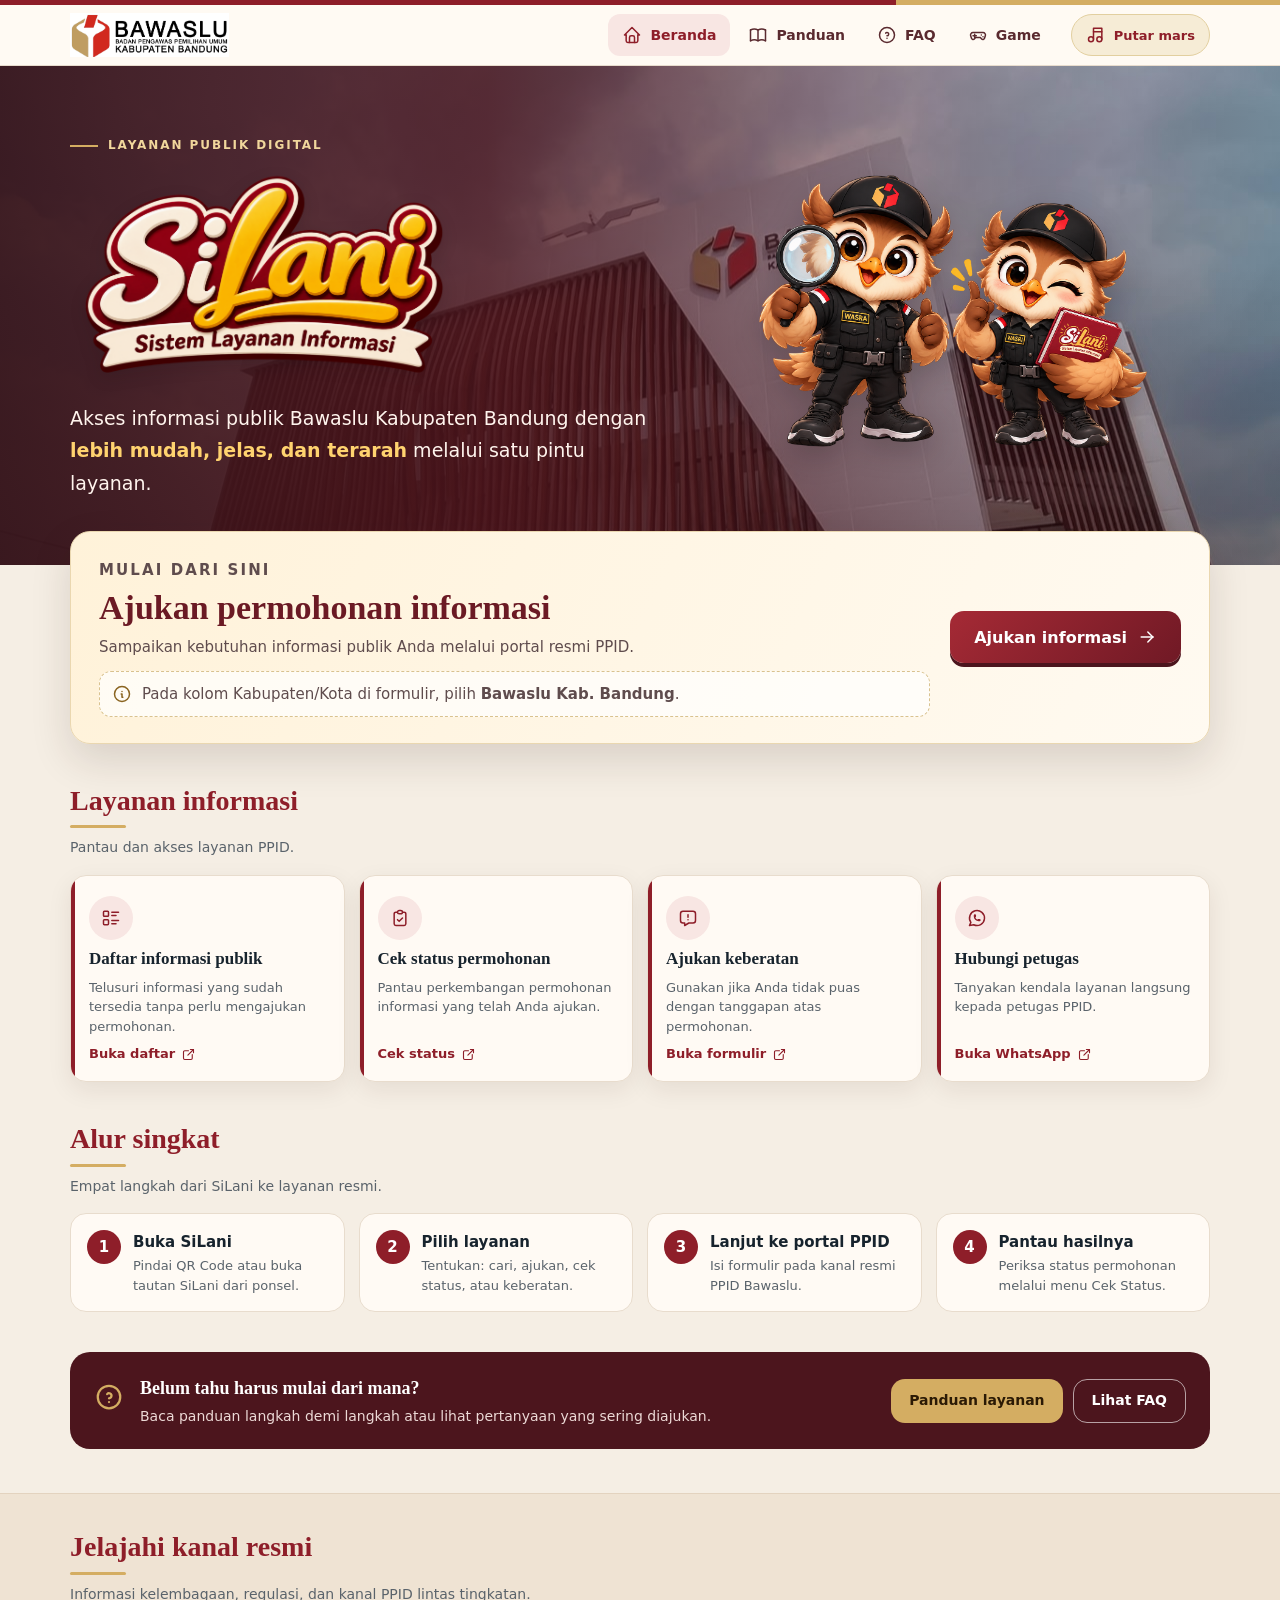
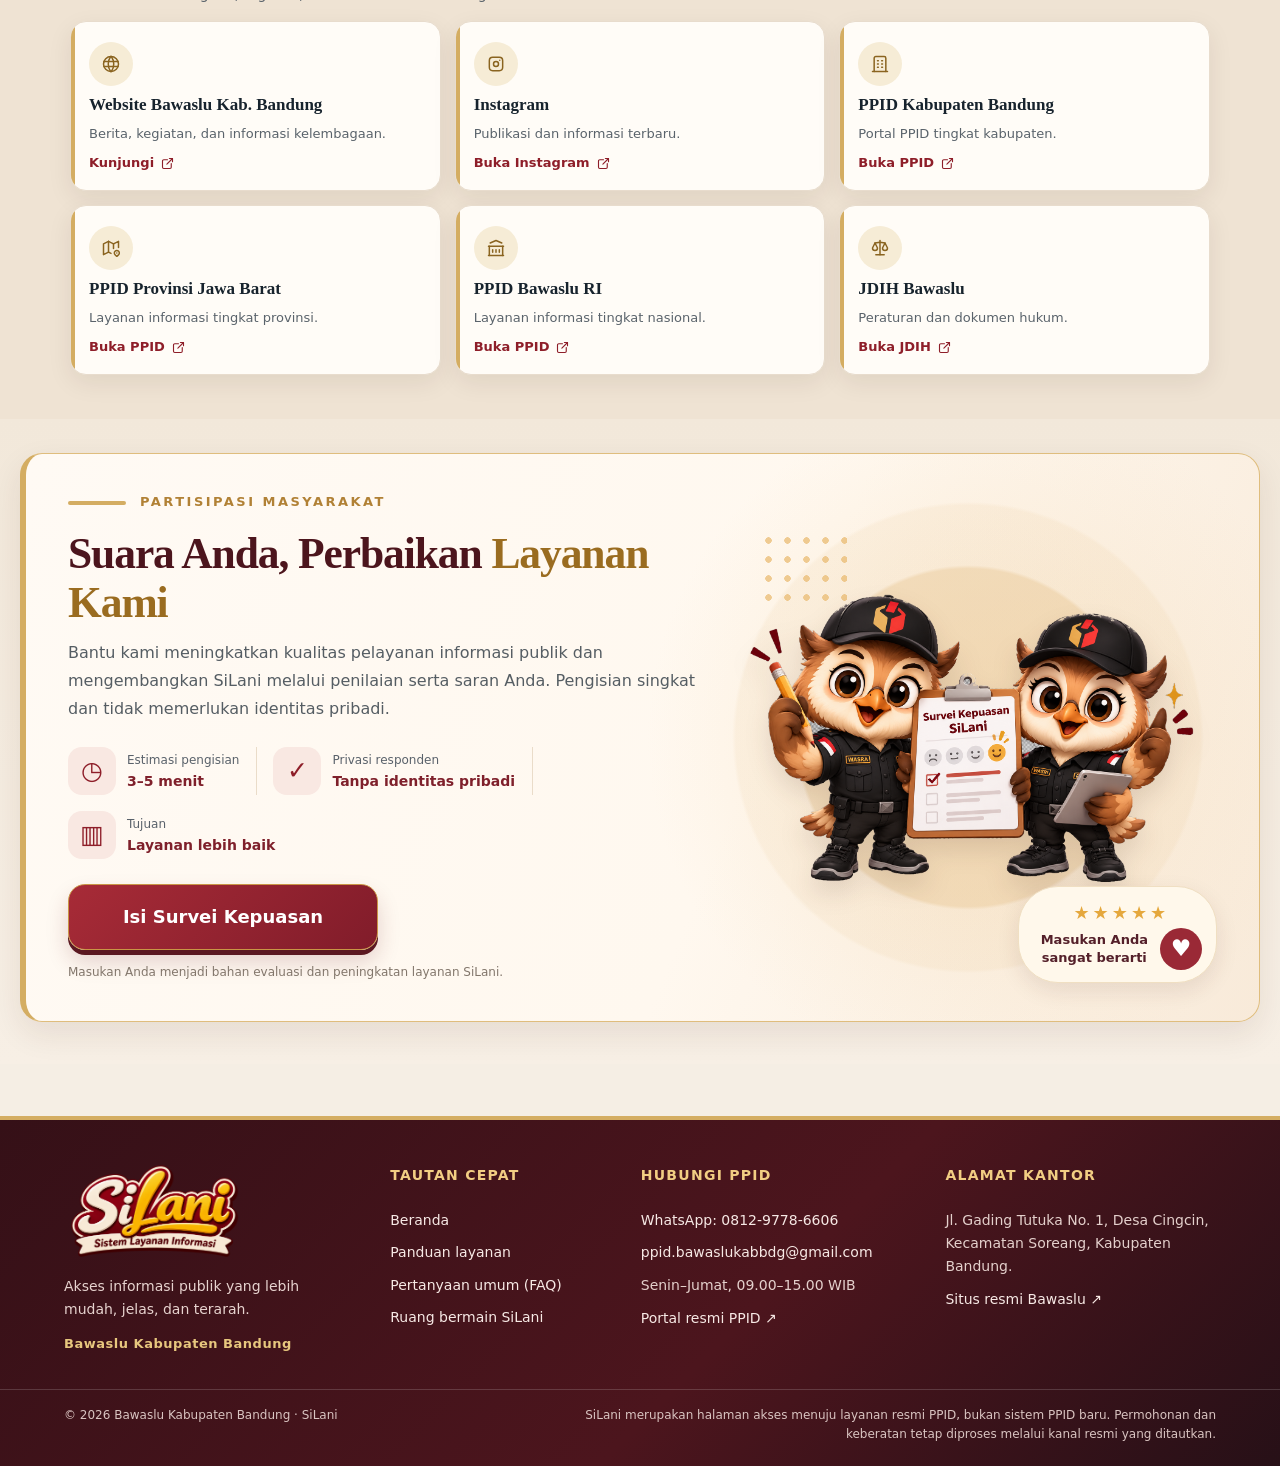
<file: index.html>
<!DOCTYPE html>
<html lang="id">
<head>
<meta charset="utf-8">
<meta name="viewport" content="width=device-width,initial-scale=1">
<meta name="theme-color" content="#4c151d">
<title>SiLani | Sistem Layanan Informasi Bawaslu Kabupaten Bandung</title>
<meta name="description" content="SiLani: satu pintu akses layanan informasi publik Bawaslu Kabupaten Bandung. Ajukan permohonan, telusuri daftar informasi, cek status, dan hubungi petugas.">
<meta property="og:type" content="website">
<meta property="og:title" content="SiLani | Sistem Layanan Informasi Bawaslu Kabupaten Bandung">
<meta property="og:description" content="SiLani: satu pintu akses layanan informasi publik Bawaslu Kabupaten Bandung. Ajukan permohonan, telusuri daftar informasi, cek status, dan hubungi petugas.">
<meta property="og:image" content="gedung-bawaslu-bandung.jpeg">
<link rel="icon" href="logo-bawaslu-bandung.png">
<link rel="preconnect" href="https://fonts.googleapis.com">
<link rel="preconnect" href="https://fonts.gstatic.com" crossorigin>
<link href="https://fonts.googleapis.com/css2?family=Great+Vibes&display=swap" rel="stylesheet">
<link rel="stylesheet" href="styles.css?v=20261101-logo-clean">
</head>
<body>
<svg xmlns="http://www.w3.org/2000/svg" style="display:none" aria-hidden="true">
<symbol id="i-file-text" viewBox="0 0 24 24" fill="none" stroke="currentColor" stroke-width="1.8" stroke-linecap="round" stroke-linejoin="round"><path d="M14 3v4a1 1 0 0 0 1 1h4" /> <path d="M17 21h-10a2 2 0 0 1 -2 -2v-14a2 2 0 0 1 2 -2h7l5 5v11a2 2 0 0 1 -2 2z" /> <path d="M9 9l1 0" /> <path d="M9 13l6 0" /> <path d="M9 17l6 0" /></symbol>
<symbol id="i-list-details" viewBox="0 0 24 24" fill="none" stroke="currentColor" stroke-width="1.8" stroke-linecap="round" stroke-linejoin="round"><path d="M13 5h8" /> <path d="M13 9h5" /> <path d="M13 15h8" /> <path d="M13 19h5" /> <path d="M3 4m0 1a1 1 0 0 1 1 -1h4a1 1 0 0 1 1 1v4a1 1 0 0 1 -1 1h-4a1 1 0 0 1 -1 -1z" /> <path d="M3 14m0 1a1 1 0 0 1 1 -1h4a1 1 0 0 1 1 1v4a1 1 0 0 1 -1 1h-4a1 1 0 0 1 -1 -1z" /></symbol>
<symbol id="i-clipboard-check" viewBox="0 0 24 24" fill="none" stroke="currentColor" stroke-width="1.8" stroke-linecap="round" stroke-linejoin="round"><path d="M9 5h-2a2 2 0 0 0 -2 2v12a2 2 0 0 0 2 2h10a2 2 0 0 0 2 -2v-12a2 2 0 0 0 -2 -2h-2" /> <path d="M9 3m0 2a2 2 0 0 1 2 -2h2a2 2 0 0 1 2 2v0a2 2 0 0 1 -2 2h-2a2 2 0 0 1 -2 -2z" /> <path d="M9 14l2 2l4 -4" /></symbol>
<symbol id="i-brand-whatsapp" viewBox="0 0 24 24" fill="none" stroke="currentColor" stroke-width="1.8" stroke-linecap="round" stroke-linejoin="round"><path d="M3 21l1.65 -3.8a9 9 0 1 1 3.4 2.9l-5.05 .9" /> <path d="M9 10a.5 .5 0 0 0 1 0v-1a.5 .5 0 0 0 -1 0v1a5 5 0 0 0 5 5h1a.5 .5 0 0 0 0 -1h-1a.5 .5 0 0 0 0 1" /></symbol>
<symbol id="i-message-report" viewBox="0 0 24 24" fill="none" stroke="currentColor" stroke-width="1.8" stroke-linecap="round" stroke-linejoin="round"><path d="M18 4a3 3 0 0 1 3 3v8a3 3 0 0 1 -3 3h-5l-5 3v-3h-2a3 3 0 0 1 -3 -3v-8a3 3 0 0 1 3 -3h12z" /> <path d="M12 8v3" /> <path d="M12 14v.01" /></symbol>
<symbol id="i-world" viewBox="0 0 24 24" fill="none" stroke="currentColor" stroke-width="1.8" stroke-linecap="round" stroke-linejoin="round"><path d="M3 12a9 9 0 1 0 18 0a9 9 0 0 0 -18 0" /> <path d="M3.6 9h16.8" /> <path d="M3.6 15h16.8" /> <path d="M11.5 3a17 17 0 0 0 0 18" /> <path d="M12.5 3a17 17 0 0 1 0 18" /></symbol>
<symbol id="i-brand-instagram" viewBox="0 0 24 24" fill="none" stroke="currentColor" stroke-width="1.8" stroke-linecap="round" stroke-linejoin="round"><path d="M4 8a4 4 0 0 1 4 -4h8a4 4 0 0 1 4 4v8a4 4 0 0 1 -4 4h-8a4 4 0 0 1 -4 -4z" /> <path d="M9 12a3 3 0 1 0 6 0a3 3 0 0 0 -6 0" /> <path d="M16.5 7.5v.01" /></symbol>
<symbol id="i-building" viewBox="0 0 24 24" fill="none" stroke="currentColor" stroke-width="1.8" stroke-linecap="round" stroke-linejoin="round"><path d="M3 21l18 0" /> <path d="M9 8l1 0" /> <path d="M9 12l1 0" /> <path d="M9 16l1 0" /> <path d="M14 8l1 0" /> <path d="M14 12l1 0" /> <path d="M14 16l1 0" /> <path d="M5 21v-16a2 2 0 0 1 2 -2h10a2 2 0 0 1 2 2v16" /></symbol>
<symbol id="i-map-2" viewBox="0 0 24 24" fill="none" stroke="currentColor" stroke-width="1.8" stroke-linecap="round" stroke-linejoin="round"><path d="M12 18.5l-3 -1.5l-6 3v-13l6 -3l6 3l6 -3v7.5" /> <path d="M9 4v13" /> <path d="M15 7v5.5" /> <path d="M21.121 20.121a3 3 0 1 0 -4.242 0c.418 .419 1.125 1.045 2.121 1.879c1.051 -.89 1.759 -1.516 2.121 -1.879z" /> <path d="M19 18v.01" /></symbol>
<symbol id="i-building-bank" viewBox="0 0 24 24" fill="none" stroke="currentColor" stroke-width="1.8" stroke-linecap="round" stroke-linejoin="round"><path d="M3 21l18 0" /> <path d="M3 10l18 0" /> <path d="M5 6l7 -3l7 3" /> <path d="M4 10l0 11" /> <path d="M20 10l0 11" /> <path d="M8 14l0 3" /> <path d="M12 14l0 3" /> <path d="M16 14l0 3" /></symbol>
<symbol id="i-scale" viewBox="0 0 24 24" fill="none" stroke="currentColor" stroke-width="1.8" stroke-linecap="round" stroke-linejoin="round"><path d="M7 20l10 0" /> <path d="M6 6l6 -1l6 1" /> <path d="M12 3l0 17" /> <path d="M9 12l-3 -6l-3 6a3 3 0 0 0 6 0" /> <path d="M21 12l-3 -6l-3 6a3 3 0 0 0 6 0" /></symbol>
<symbol id="i-clock" viewBox="0 0 24 24" fill="none" stroke="currentColor" stroke-width="1.8" stroke-linecap="round" stroke-linejoin="round"><path d="M3 12a9 9 0 1 0 18 0a9 9 0 0 0 -18 0" /> <path d="M12 7v5l3 3" /></symbol>
<symbol id="i-cash" viewBox="0 0 24 24" fill="none" stroke="currentColor" stroke-width="1.8" stroke-linecap="round" stroke-linejoin="round"><path d="M7 15h-3a1 1 0 0 1 -1 -1v-8a1 1 0 0 1 1 -1h12a1 1 0 0 1 1 1v3" /> <path d="M7 9m0 1a1 1 0 0 1 1 -1h12a1 1 0 0 1 1 1v8a1 1 0 0 1 -1 1h-12a1 1 0 0 1 -1 -1z" /> <path d="M12 14a2 2 0 1 0 4 0a2 2 0 0 0 -4 0" /></symbol>
<symbol id="i-map-pin" viewBox="0 0 24 24" fill="none" stroke="currentColor" stroke-width="1.8" stroke-linecap="round" stroke-linejoin="round"><path d="M9 11a3 3 0 1 0 6 0a3 3 0 0 0 -6 0" /> <path d="M17.657 16.657l-4.243 4.243a2 2 0 0 1 -2.827 0l-4.244 -4.243a8 8 0 1 1 11.314 0z" /></symbol>
<symbol id="i-phone" viewBox="0 0 24 24" fill="none" stroke="currentColor" stroke-width="1.8" stroke-linecap="round" stroke-linejoin="round"><path d="M5 4h4l2 5l-2.5 1.5a11 11 0 0 0 5 5l1.5 -2.5l5 2v4a2 2 0 0 1 -2 2a16 16 0 0 1 -15 -15a2 2 0 0 1 2 -2" /></symbol>
<symbol id="i-mail" viewBox="0 0 24 24" fill="none" stroke="currentColor" stroke-width="1.8" stroke-linecap="round" stroke-linejoin="round"><path d="M3 7a2 2 0 0 1 2 -2h14a2 2 0 0 1 2 2v10a2 2 0 0 1 -2 2h-14a2 2 0 0 1 -2 -2v-10z" /> <path d="M3 7l9 6l9 -6" /></symbol>
<symbol id="i-home" viewBox="0 0 24 24" fill="none" stroke="currentColor" stroke-width="1.8" stroke-linecap="round" stroke-linejoin="round"><path d="M5 12l-2 0l9 -9l9 9l-2 0" /> <path d="M5 12v7a2 2 0 0 0 2 2h10a2 2 0 0 0 2 -2v-7" /> <path d="M9 21v-6a2 2 0 0 1 2 -2h2a2 2 0 0 1 2 2v6" /></symbol>
<symbol id="i-book" viewBox="0 0 24 24" fill="none" stroke="currentColor" stroke-width="1.8" stroke-linecap="round" stroke-linejoin="round"><path d="M3 19a9 9 0 0 1 9 0a9 9 0 0 1 9 0" /> <path d="M3 6a9 9 0 0 1 9 0a9 9 0 0 1 9 0" /> <path d="M3 6l0 13" /> <path d="M12 6l0 13" /> <path d="M21 6l0 13" /></symbol>
<symbol id="i-help-circle" viewBox="0 0 24 24" fill="none" stroke="currentColor" stroke-width="1.8" stroke-linecap="round" stroke-linejoin="round"><path d="M3 12a9 9 0 1 0 18 0a9 9 0 0 0 -18 0" /> <path d="M12 16v.01" /> <path d="M12 13a2 2 0 0 0 .914 -3.782a1.98 1.98 0 0 0 -2.414 .483" /></symbol>
<symbol id="i-external-link" viewBox="0 0 24 24" fill="none" stroke="currentColor" stroke-width="1.8" stroke-linecap="round" stroke-linejoin="round"><path d="M12 6h-6a2 2 0 0 0 -2 2v10a2 2 0 0 0 2 2h10a2 2 0 0 0 2 -2v-6" /> <path d="M11 13l9 -9" /> <path d="M15 4h5v5" /></symbol>
<symbol id="i-info-circle" viewBox="0 0 24 24" fill="none" stroke="currentColor" stroke-width="1.8" stroke-linecap="round" stroke-linejoin="round"><path d="M3 12a9 9 0 1 0 18 0a9 9 0 0 0 -18 0" /> <path d="M12 9h.01" /> <path d="M11 12h1v4h1" /></symbol>
<symbol id="i-music" viewBox="0 0 24 24" fill="none" stroke="currentColor" stroke-width="1.8" stroke-linecap="round" stroke-linejoin="round"><path d="M3 17a3 3 0 1 0 6 0a3 3 0 0 0 -6 0" /> <path d="M13 17a3 3 0 1 0 6 0a3 3 0 0 0 -6 0" /> <path d="M9 17v-13h10v13" /> <path d="M9 8h10" /></symbol>
<symbol id="i-layout-grid" viewBox="0 0 24 24" fill="none" stroke="currentColor" stroke-width="1.8" stroke-linecap="round" stroke-linejoin="round"><path d="M4 4m0 1a1 1 0 0 1 1 -1h4a1 1 0 0 1 1 1v4a1 1 0 0 1 -1 1h-4a1 1 0 0 1 -1 -1z" /> <path d="M14 4m0 1a1 1 0 0 1 1 -1h4a1 1 0 0 1 1 1v4a1 1 0 0 1 -1 1h-4a1 1 0 0 1 -1 -1z" /> <path d="M4 14m0 1a1 1 0 0 1 1 -1h4a1 1 0 0 1 1 1v4a1 1 0 0 1 -1 1h-4a1 1 0 0 1 -1 -1z" /> <path d="M14 14m0 1a1 1 0 0 1 1 -1h4a1 1 0 0 1 1 1v4a1 1 0 0 1 -1 1h-4a1 1 0 0 1 -1 -1z" /></symbol>
<symbol id="i-search" viewBox="0 0 24 24" fill="none" stroke="currentColor" stroke-width="1.8" stroke-linecap="round" stroke-linejoin="round"><path d="M10 10m-7 0a7 7 0 1 0 14 0a7 7 0 1 0 -14 0" /> <path d="M21 21l-6 -6" /></symbol>
<symbol id="i-arrow-right" viewBox="0 0 24 24" fill="none" stroke="currentColor" stroke-width="1.8" stroke-linecap="round" stroke-linejoin="round"><path d="M5 12l14 0" /> <path d="M13 18l6 -6" /> <path d="M13 6l6 6" /></symbol>
<symbol id="i-chevron-down" viewBox="0 0 24 24" fill="none" stroke="currentColor" stroke-width="1.8" stroke-linecap="round" stroke-linejoin="round"><path d="M6 9l6 6l6 -6" /></symbol>
<symbol id="i-qrcode" viewBox="0 0 24 24" fill="none" stroke="currentColor" stroke-width="1.8" stroke-linecap="round" stroke-linejoin="round"><path d="M4 4m0 1a1 1 0 0 1 1 -1h4a1 1 0 0 1 1 1v4a1 1 0 0 1 -1 1h-4a1 1 0 0 1 -1 -1z" /> <path d="M7 17l0 .01" /> <path d="M14 4m0 1a1 1 0 0 1 1 -1h4a1 1 0 0 1 1 1v4a1 1 0 0 1 -1 1h-4a1 1 0 0 1 -1 -1z" /> <path d="M7 7l0 .01" /> <path d="M4 14m0 1a1 1 0 0 1 1 -1h4a1 1 0 0 1 1 1v4a1 1 0 0 1 -1 1h-4a1 1 0 0 1 -1 -1z" /> <path d="M17 7l0 .01" /> <path d="M14 14l3 0" /> <path d="M20 14l0 .01" /> <path d="M14 14l0 3" /> <path d="M14 20l3 0" /> <path d="M17 17l3 0" /> <path d="M20 17l0 3" /></symbol>
<symbol id="i-list-check" viewBox="0 0 24 24" fill="none" stroke="currentColor" stroke-width="1.8" stroke-linecap="round" stroke-linejoin="round"><path d="M3.5 5.5l1.5 1.5l2.5 -2.5" /> <path d="M3.5 11.5l1.5 1.5l2.5 -2.5" /> <path d="M3.5 17.5l1.5 1.5l2.5 -2.5" /> <path d="M11 6l9 0" /> <path d="M11 12l9 0" /> <path d="M11 18l9 0" /></symbol>
<symbol id="i-device-mobile" viewBox="0 0 24 24" fill="none" stroke="currentColor" stroke-width="1.8" stroke-linecap="round" stroke-linejoin="round"><path d="M6 5a2 2 0 0 1 2 -2h8a2 2 0 0 1 2 2v14a2 2 0 0 1 -2 2h-8a2 2 0 0 1 -2 -2v-14z" /> <path d="M11 4h2" /> <path d="M12 17v.01" /></symbol>
<symbol id="i-send" viewBox="0 0 24 24" fill="none" stroke="currentColor" stroke-width="1.8" stroke-linecap="round" stroke-linejoin="round"><path d="M10 14l11 -11" /> <path d="M21 3l-6.5 18a.55 .55 0 0 1 -1 0l-3.5 -7l-7 -3.5a.55 .55 0 0 1 0 -1l18 -6.5" /></symbol>
<symbol id="i-player-pause" viewBox="0 0 24 24" fill="none" stroke="currentColor" stroke-width="1.8" stroke-linecap="round" stroke-linejoin="round"><path d="M6 5m0 1a1 1 0 0 1 1 -1h2a1 1 0 0 1 1 1v12a1 1 0 0 1 -1 1h-2a1 1 0 0 1 -1 -1z" /> <path d="M14 5m0 1a1 1 0 0 1 1 -1h2a1 1 0 0 1 1 1v12a1 1 0 0 1 -1 1h-2a1 1 0 0 1 -1 -1z" /></symbol>
<symbol id="i-player-play" viewBox="0 0 24 24" fill="none" stroke="currentColor" stroke-width="1.8" stroke-linecap="round" stroke-linejoin="round"><path d="M7 4v16l13 -8z" /></symbol>
<symbol id="i-file-upload" viewBox="0 0 24 24" fill="none" stroke="currentColor" stroke-width="1.8" stroke-linecap="round" stroke-linejoin="round"><path d="M14 3v4a1 1 0 0 0 1 1h4" /> <path d="M17 21h-10a2 2 0 0 1 -2 -2v-14a2 2 0 0 1 2 -2h7l5 5v11a2 2 0 0 1 -2 2z" /> <path d="M12 11v6" /> <path d="M9.5 13.5l2.5 -2.5l2.5 2.5" /></symbol>
</svg>
<a class="skip" href="#isi">Lewati ke isi</a>
<div class="topline"></div>
<header class="site-header">
  <div class="bar">
    <a class="brand" href="index.html" aria-label="SiLani, beranda"><img src="logo-bawaslu-bandung.png" alt="Bawaslu Kabupaten Bandung"></a>
    <nav class="nav" aria-label="Navigasi utama"><a href="index.html" aria-current="page"><svg class="ic" aria-hidden="true" focusable="false"><use href="#i-home"/></svg><span>Beranda</span></a><a href="panduan.html"><svg class="ic" aria-hidden="true" focusable="false"><use href="#i-book"/></svg><span>Panduan</span></a><a href="faq.html"><svg class="ic" aria-hidden="true" focusable="false"><use href="#i-help-circle"/></svg><span>FAQ</span></a><a href="game.html"><svg class="ic" aria-hidden="true" focusable="false" viewBox="0 0 24 24" fill="none" stroke="currentColor" stroke-width="1.8" stroke-linecap="round" stroke-linejoin="round"><path d="M6 9h12a3 3 0 0 1 2.8 4l-1 3a2 2 0 0 1-3.4.7L14.8 15H9.2l-1.6 1.7a2 2 0 0 1-3.4-.7l-1-3A3 3 0 0 1 6 9Z"/><path d="M8 11v4M6 13h4M16 12h.01M18 14h.01"/></svg><span>Game</span></a></nav>
    <button class="music" id="musicBtn" type="button" aria-pressed="false" aria-label="Putar Mars Pengawas Pemilu">
      <svg class="ic" aria-hidden="true" focusable="false"><use href="#i-music"/></svg><span class="music-label" id="musicLabel">Putar mars</span>
      <span class="eq" aria-hidden="true"><i></i><i></i><i></i></span>
    </button>
  </div>
</header>

<section class="hero">
  <div class="hero-in">
    <div class="hero-text">
      <p class="eyebrow">Layanan publik digital</p>
      <img class="hero-logo" src="silani-logo-clean.png" alt="SiLani — Sistem Layanan Informasi">
      <p class="hero-copy">Akses informasi publik Bawaslu Kabupaten Bandung dengan <strong>lebih mudah, jelas, dan terarah</strong> melalui satu pintu layanan.</p>
    </div>
    <div class="hero-mascots" aria-label="Maskot SiLani Wasra dan Wasri"><img class="hero-pair" src="wasra-wasri-hero.png" alt="Wasra dan Wasri, maskot SiLani Bawaslu Kabupaten Bandung"></div>
  </div>
</section>
<main id="isi">
  <div class="wrap">
    <section class="primary" aria-labelledby="t-utama">
      <div class="primary-body">
        <p class="kicker">Mulai dari sini</p>
        <h2 id="t-utama">Ajukan permohonan informasi</h2>
        <p>Sampaikan kebutuhan informasi publik Anda melalui portal resmi PPID.</p>
        <p class="tip"><svg class="ic" aria-hidden="true" focusable="false"><use href="#i-info-circle"/></svg><span>Pada kolom Kabupaten/Kota di formulir, pilih <strong>Bawaslu Kab. Bandung</strong>.</span></p>
      </div>
      <a class="btn" href="https://ppidapp.bawaslu.go.id" target="_blank" rel="noopener noreferrer">Ajukan informasi <svg class="ic" aria-hidden="true" focusable="false"><use href="#i-arrow-right"/></svg></a>
    </section>

    <section class="block" aria-labelledby="t-layanan">
      <div class="head"><h2 id="t-layanan">Layanan informasi</h2><p>Pantau dan akses layanan PPID.</p></div>
      <div class="grid g4"><a class="card core" href="https://ppidapp.bawaslu.go.id/dip?unit=2&amp;provinsi=32&amp;kabkota=3204" target="_blank" rel="noopener noreferrer"><span class="ico"><svg class="ic" aria-hidden="true" focusable="false"><use href="#i-list-details"/></svg></span><strong>Daftar informasi publik</strong><small>Telusuri informasi yang sudah tersedia tanpa perlu mengajukan permohonan.</small><span class="go">Buka daftar<svg class="ic sm" aria-hidden="true" focusable="false"><use href="#i-external-link"/></svg></span></a><a class="card core" href="https://ppidapp.bawaslu.go.id/cek" target="_blank" rel="noopener noreferrer"><span class="ico"><svg class="ic" aria-hidden="true" focusable="false"><use href="#i-clipboard-check"/></svg></span><strong>Cek status permohonan</strong><small>Pantau perkembangan permohonan informasi yang telah Anda ajukan.</small><span class="go">Cek status<svg class="ic sm" aria-hidden="true" focusable="false"><use href="#i-external-link"/></svg></span></a><a class="card core" href="https://ppidapp.bawaslu.go.id/keberatan" target="_blank" rel="noopener noreferrer"><span class="ico"><svg class="ic" aria-hidden="true" focusable="false"><use href="#i-message-report"/></svg></span><strong>Ajukan keberatan</strong><small>Gunakan jika Anda tidak puas dengan tanggapan atas permohonan.</small><span class="go">Buka formulir<svg class="ic sm" aria-hidden="true" focusable="false"><use href="#i-external-link"/></svg></span></a><a class="card core" href="https://wa.me/6281297786606" target="_blank" rel="noopener noreferrer"><span class="ico"><svg class="ic" aria-hidden="true" focusable="false"><use href="#i-brand-whatsapp"/></svg></span><strong>Hubungi petugas</strong><small>Tanyakan kendala layanan langsung kepada petugas PPID.</small><span class="go">Buka WhatsApp<svg class="ic sm" aria-hidden="true" focusable="false"><use href="#i-external-link"/></svg></span></a></div>
    </section>

    <section class="block" aria-labelledby="t-alur">
      <div class="head"><h2 id="t-alur">Alur singkat</h2><p>Empat langkah dari SiLani ke layanan resmi.</p></div>
      <ol class="flow"><li><span class="sn">1</span><span class="st"><strong>Buka SiLani</strong><small>Pindai QR Code atau buka tautan SiLani dari ponsel.</small></span></li><li><span class="sn">2</span><span class="st"><strong>Pilih layanan</strong><small>Tentukan: cari, ajukan, cek status, atau keberatan.</small></span></li><li><span class="sn">3</span><span class="st"><strong>Lanjut ke portal PPID</strong><small>Isi formulir pada kanal resmi PPID Bawaslu.</small></span></li><li><span class="sn">4</span><span class="st"><strong>Pantau hasilnya</strong><small>Periksa status permohonan melalui menu Cek Status.</small></span></li></ol>
    </section>

    <section class="help" aria-label="Bantuan">
      <div><svg class="ic lg" aria-hidden="true" focusable="false"><use href="#i-help-circle"/></svg></div>
      <div><strong>Belum tahu harus mulai dari mana?</strong><span>Baca panduan langkah demi langkah atau lihat pertanyaan yang sering diajukan.</span></div>
      <div class="help-act"><a class="btn sm" href="panduan.html">Panduan layanan</a><a class="btn sm ghost" href="faq.html">Lihat FAQ</a></div>
    </section>
  </div>

  <section class="band" aria-labelledby="t-kanal">
    <div class="wrap">
      <div class="head"><h2 id="t-kanal">Jelajahi kanal resmi</h2><p>Informasi kelembagaan, regulasi, dan kanal PPID lintas tingkatan.</p></div>
      <div class="grid g3"><a class="card chan" href="https://bandungkab.bawaslu.go.id/" target="_blank" rel="noopener noreferrer"><span class="ico"><svg class="ic" aria-hidden="true" focusable="false"><use href="#i-world"/></svg></span><strong>Website Bawaslu Kab. Bandung</strong><small>Berita, kegiatan, dan informasi kelembagaan.</small><span class="go">Kunjungi<svg class="ic sm" aria-hidden="true" focusable="false"><use href="#i-external-link"/></svg></span></a><a class="card chan" href="https://www.instagram.com/bawaslukabbdg/" target="_blank" rel="noopener noreferrer"><span class="ico"><svg class="ic" aria-hidden="true" focusable="false"><use href="#i-brand-instagram"/></svg></span><strong>Instagram</strong><small>Publikasi dan informasi terbaru.</small><span class="go">Buka Instagram<svg class="ic sm" aria-hidden="true" focusable="false"><use href="#i-external-link"/></svg></span></a><a class="card chan" href="https://ppid-bandungkab.bawaslu.go.id" target="_blank" rel="noopener noreferrer"><span class="ico"><svg class="ic" aria-hidden="true" focusable="false"><use href="#i-building"/></svg></span><strong>PPID Kabupaten Bandung</strong><small>Portal PPID tingkat kabupaten.</small><span class="go">Buka PPID<svg class="ic sm" aria-hidden="true" focusable="false"><use href="#i-external-link"/></svg></span></a><a class="card chan" href="https://ppid-jabar.bawaslu.go.id/" target="_blank" rel="noopener noreferrer"><span class="ico"><svg class="ic" aria-hidden="true" focusable="false"><use href="#i-map-2"/></svg></span><strong>PPID Provinsi Jawa Barat</strong><small>Layanan informasi tingkat provinsi.</small><span class="go">Buka PPID<svg class="ic sm" aria-hidden="true" focusable="false"><use href="#i-external-link"/></svg></span></a><a class="card chan" href="https://eppid.bawaslu.go.id/" target="_blank" rel="noopener noreferrer"><span class="ico"><svg class="ic" aria-hidden="true" focusable="false"><use href="#i-building-bank"/></svg></span><strong>PPID Bawaslu RI</strong><small>Layanan informasi tingkat nasional.</small><span class="go">Buka PPID<svg class="ic sm" aria-hidden="true" focusable="false"><use href="#i-external-link"/></svg></span></a><a class="card chan" href="https://jdih.bawaslu.go.id" target="_blank" rel="noopener noreferrer"><span class="ico"><svg class="ic" aria-hidden="true" focusable="false"><use href="#i-scale"/></svg></span><strong>JDIH Bawaslu</strong><small>Peraturan dan dokumen hukum.</small><span class="go">Buka JDIH<svg class="ic sm" aria-hidden="true" focusable="false"><use href="#i-external-link"/></svg></span></a></div>
    </div>
  </section>
</main>


  <section class="survey-section" aria-labelledby="survey-title">
    <div class="survey-panel">
      <div class="survey-copy">
        <div class="survey-eyebrow"><span class="survey-eyebrow-line"></span> PARTISIPASI MASYARAKAT</div>
        <h2 id="survey-title">Suara Anda, Perbaikan <span>Layanan Kami</span></h2>
        <p class="survey-description">
          Bantu kami meningkatkan kualitas pelayanan informasi publik dan mengembangkan SiLani
          melalui penilaian serta saran Anda. Pengisian singkat dan tidak memerlukan identitas pribadi.
        </p>

        <div class="survey-benefits" aria-label="Informasi survei">
          <div class="survey-benefit">
            <span class="survey-benefit-icon" aria-hidden="true">◷</span>
            <span><small>Estimasi pengisian</small><strong>3–5 menit</strong></span>
          </div>
          <div class="survey-benefit">
            <span class="survey-benefit-icon" aria-hidden="true">✓</span>
            <span><small>Privasi responden</small><strong>Tanpa identitas pribadi</strong></span>
          </div>
          <div class="survey-benefit">
            <span class="survey-benefit-icon" aria-hidden="true">▥</span>
            <span><small>Tujuan</small><strong>Layanan lebih baik</strong></span>
          </div>
        </div>

        <a class="btn survey-button" id="surveyLink"
           href="https://docs.google.com/forms/d/e/1FAIpQLSeKS85GCZxb2eptfXGz6tHEKmWDMq-11Tqvwq94D08Kd5IoQ/viewform"
           target="_blank" rel="noopener noreferrer">
          <span class="survey-button-icon" aria-hidden="true">▤</span>
          <span>Isi Survei Kepuasan</span>
          <span class="survey-arrow" aria-hidden="true">→</span>
        </a>
        <p class="survey-note">Masukan Anda menjadi bahan evaluasi dan peningkatan layanan SiLani.</p>
      </div>

      <div class="survey-visual" aria-hidden="true">
        <div class="survey-visual-orbit"></div>
        <div class="survey-dot-pattern"></div>
        <img src="maskot-survei-silani.png"
             alt=""
             class="survey-mascot"
             loading="lazy">
        <div class="survey-sticker">
          <span class="survey-sticker-stars">★★★★★</span>
          <strong>Masukan Anda<br> sangat berarti</strong>
          <span class="survey-heart">♥</span>
        </div>
      </div>
    </div>
  </section>

<footer class="site-footer silani-footer">
  <div class="footer-main">
    <section class="footer-brand-block" aria-label="Tentang SiLani">
      <a class="footer-logo-link" href="index.html" aria-label="SiLani - Beranda"><img src="silani-logo-clean.png" alt="SiLani — Sistem Layanan Informasi"></a>
      <p class="footer-tagline">Akses informasi publik yang lebih mudah, jelas, dan terarah.</p>
      <span class="footer-unit">Bawaslu Kabupaten Bandung</span>
    </section>
    <nav class="footer-links" aria-label="Tautan cepat"><h2>Tautan cepat</h2>
      <a href="index.html">Beranda</a><a href="panduan.html">Panduan layanan</a><a href="faq.html">Pertanyaan umum (FAQ)</a><a href="game.html">Ruang bermain SiLani</a>
    </nav>
    <section class="footer-contact"><h2>Hubungi PPID</h2>
      <a href="https://wa.me/6281297786606" target="_blank" rel="noopener noreferrer">WhatsApp: 0812-9778-6606</a>
      <a href="mailto:ppid.bawaslukabbdg@gmail.com">ppid.bawaslukabbdg@gmail.com</a>
      <p>Senin–Jumat, 09.00–15.00 WIB</p>
      <a href="https://ppid-bandungkab.bawaslu.go.id" target="_blank" rel="noopener noreferrer">Portal resmi PPID ↗</a>
    </section>
    <section class="footer-address"><h2>Alamat kantor</h2>
      <p>Jl. Gading Tutuka No. 1, Desa Cingcin, Kecamatan Soreang, Kabupaten Bandung.</p>
      <a href="https://www.bawaslu.go.id" target="_blank" rel="noopener noreferrer">Situs resmi Bawaslu ↗</a>
    </section>
  </div>
  <div class="footer-bottom"><p>© 2026 Bawaslu Kabupaten Bandung · SiLani</p><p>SiLani merupakan halaman akses menuju layanan resmi PPID, bukan sistem PPID baru. Permohonan dan keberatan tetap diproses melalui kanal resmi yang ditautkan.</p></div>
</footer>
<audio id="mars" preload="metadata" loop><source src="MARS%20PENGAWAS%20PEMILU%20(1).mp3" type="audio/mpeg"></audio>
<script src="silani.js?v=20261106-same-landscape-pan-v4"></script>
</body>
</html>
</file>
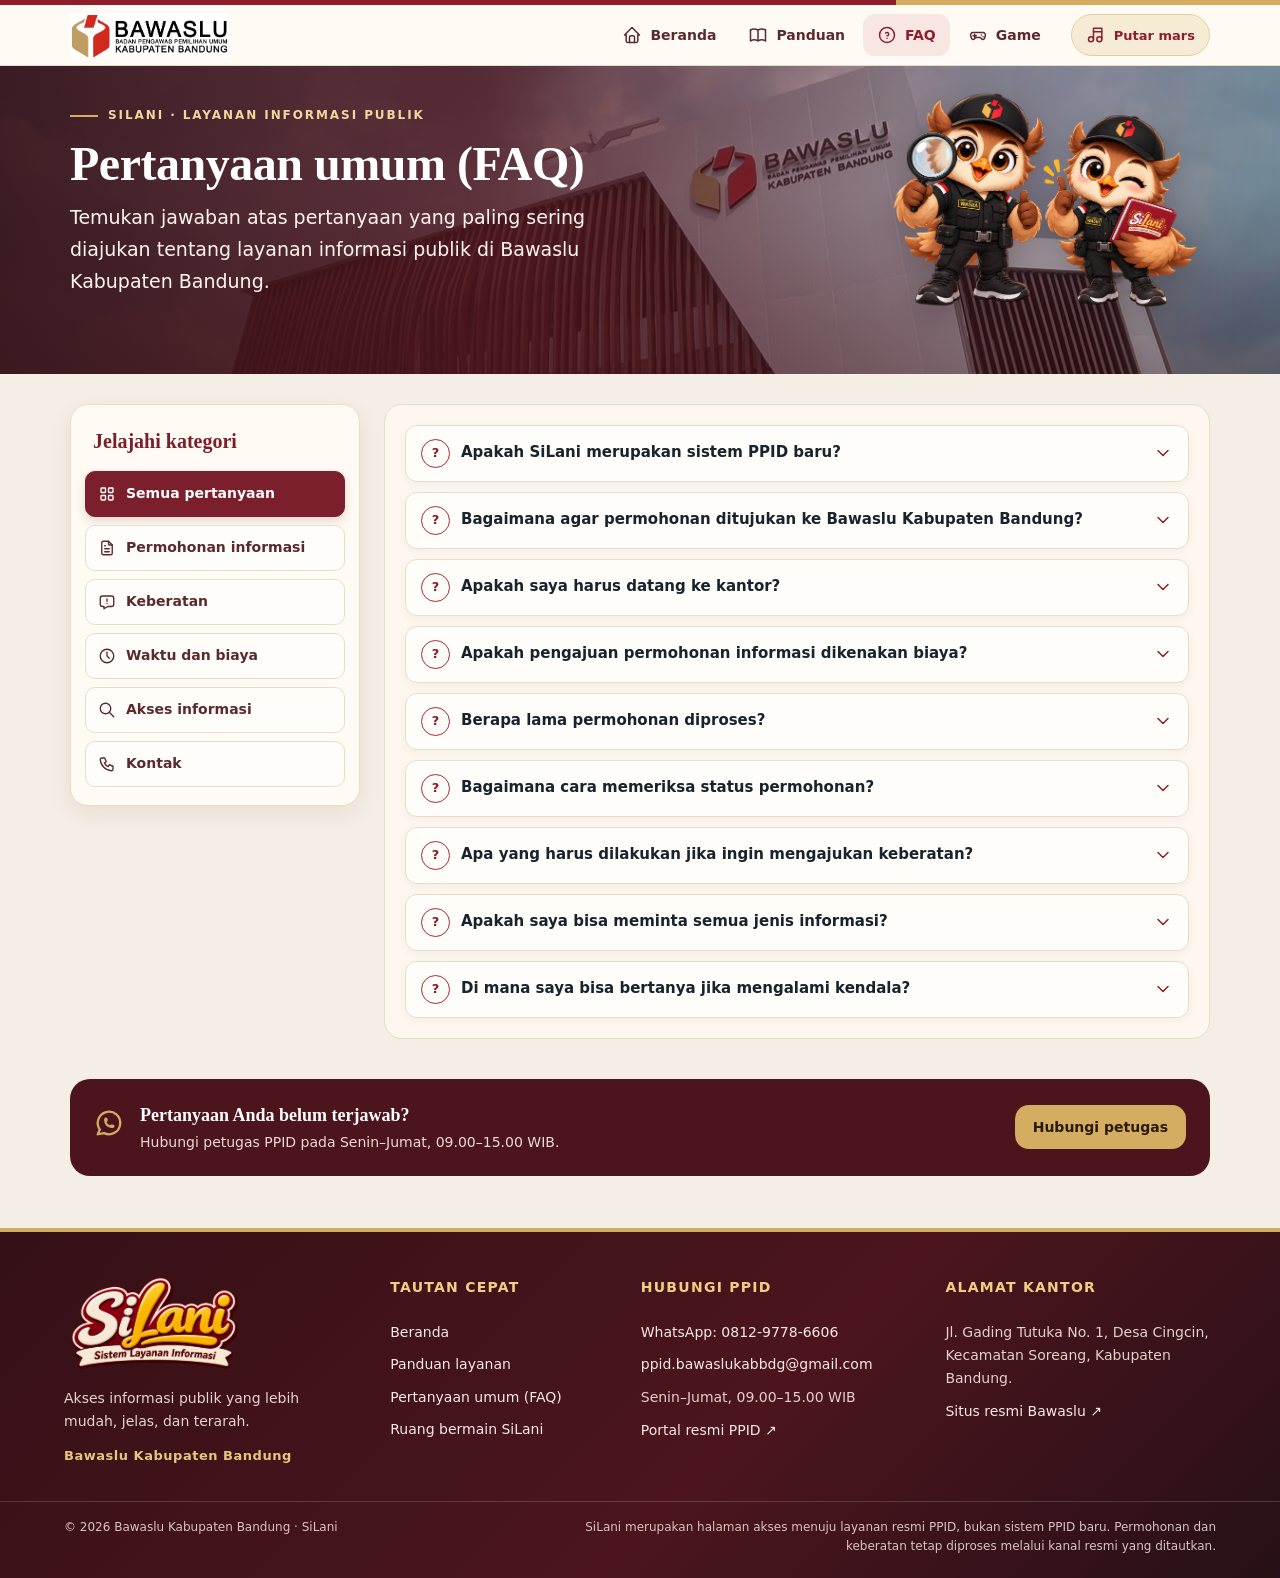
<file: faq.html>
<!DOCTYPE html>

<html lang="id">
<head>
<meta charset="utf-8"/>
<meta content="width=device-width,initial-scale=1" name="viewport"/>
<meta content="#4c151d" name="theme-color"/>
<title>Pertanyaan umum (FAQ) | SiLani Bawaslu Kabupaten Bandung</title>
<meta content="Jawaban atas pertanyaan yang paling sering diajukan tentang layanan informasi publik Bawaslu Kabupaten Bandung." name="description"/>
<meta content="website" property="og:type"/>
<meta content="Pertanyaan umum (FAQ) | SiLani Bawaslu Kabupaten Bandung" property="og:title"/>
<meta content="Jawaban atas pertanyaan yang paling sering diajukan tentang layanan informasi publik Bawaslu Kabupaten Bandung." property="og:description"/>
<meta content="gedung-bawaslu-bandung.jpeg" property="og:image"/>
<link href="logo-bawaslu-bandung.png" rel="icon"/>
<link href="https://fonts.googleapis.com" rel="preconnect"/>
<link crossorigin="" href="https://fonts.gstatic.com" rel="preconnect"/>
<link href="https://fonts.googleapis.com/css2?family=Great+Vibes&amp;display=swap" rel="stylesheet"/>
<link href="styles.css?v=20261105" rel="stylesheet"/>

<style id="silani-faq-layout-fix">
/* FAQ layout fix: desktop dua kolom, kategori kiri dan pertanyaan kanan. */
#isi .faq-layout{
  display:grid !important;
  grid-template-columns:minmax(230px, 290px) minmax(0, 1fr) !important;
  gap:24px !important;
  align-items:start !important;
  padding-top:30px !important;
}
#isi .faq-sidebar{
  display:block !important;
  position:sticky !important;
  top:105px !important;
  min-width:0 !important;
  padding:18px 14px !important;
  background:#fffaf3 !important;
  border:1px solid #eadcc8 !important;
  border-radius:18px !important;
  box-shadow:0 8px 24px rgba(52,25,18,.07) !important;
}
#isi .faq-side-title{
  margin:2px 8px 14px !important;
  color:#7b1f2d !important;
  font-family:Georgia,serif !important;
  font-size:20px !important;
  font-weight:700 !important;
}
#isi .faq-sidebar .chips{
  display:grid !important;
  grid-template-columns:minmax(0,1fr) !important;
  gap:8px !important;
  margin:0 !important;
  padding:0 !important;
  overflow:visible !important;
}
#isi .faq-sidebar .chip{
  display:flex !important;
  width:100% !important;
  min-width:0 !important;
  min-height:46px !important;
  flex:none !important;
  justify-content:flex-start !important;
  align-items:center !important;
  gap:10px !important;
  padding:10px 12px !important;
  white-space:normal !important;
  text-align:left !important;
  border-radius:10px !important;
  font-size:14px !important;
  line-height:1.35 !important;
}
#isi .faq-sidebar .chip span{min-width:0 !important;white-space:normal !important;}
#isi .faq-sidebar .chip .ic{flex:none !important;width:18px !important;height:18px !important;}
#isi .faq-sidebar .chip.on{
  color:#fff !important;
  background:#7b1f2d !important;
  border-color:#7b1f2d !important;
  box-shadow:0 4px 10px rgba(91,22,34,.16) !important;
}
#isi .faq-sidebar .chip:not(.on){background:#fffdf9 !important;color:#5a2a2f !important;}
#isi .faq-content{
  display:block !important;
  min-width:0 !important;
  padding:20px !important;
  background:rgba(255,250,243,.78) !important;
  border:1px solid #eadcc8 !important;
  border-radius:18px !important;
}
#isi .faq-content-head{
  display:flex !important;
  align-items:flex-end !important;
  justify-content:space-between !important;
  gap:16px !important;
  margin:0 0 16px !important;
  padding:0 2px 14px !important;
  border-bottom:1px solid #eadcc8 !important;
}
#isi .faq-content-head h2{margin:0 0 5px !important;color:#7b1f2d !important;font-family:Georgia,serif !important;font-size:clamp(19px,2vw,25px) !important;}
#isi .faq-content-head p{margin:0 !important;color:#756b62 !important;font-size:13px !important;line-height:1.5 !important;}
#isi .faq-kicker{display:block !important;margin-bottom:5px !important;color:#a77b32 !important;font-size:10px !important;font-weight:800 !important;letter-spacing:.16em !important;}
#isi .faq-count{flex:none !important;padding:7px 10px !important;color:#7b1f2d !important;background:#f7ece2 !important;border:1px solid #ead8bd !important;border-radius:999px !important;font-size:11px !important;font-weight:700 !important;}
#isi .faq-content .qlist{display:grid !important;gap:10px !important;margin:0 !important;}
#isi .faq-content .q{overflow:hidden !important;border:1px solid #eadcc8 !important;border-radius:12px !important;background:#fffdf9 !important;box-shadow:0 3px 10px rgba(52,25,18,.045) !important;}
#isi .faq-content .q summary{display:flex !important;align-items:center !important;gap:11px !important;min-height:54px !important;padding:13px 15px !important;cursor:pointer !important;}
#isi .faq-content .qm{flex:none !important;width:29px !important;height:29px !important;font-size:13px !important;}
#isi .faq-content .qt{flex:1 !important;min-width:0 !important;font-size:15px !important;line-height:1.45 !important;}
#isi .faq-content .qa{padding:0 18px 16px 55px !important;font-size:14px !important;line-height:1.7 !important;}
#isi .faq-layout .help{margin-top:24px !important;}
@media(max-width:760px){
  #isi .faq-layout{grid-template-columns:minmax(0,1fr) !important;gap:14px !important;padding-top:20px !important;}
  #isi .faq-sidebar{position:static !important;padding:14px !important;}
  #isi .faq-side-title{font-size:18px !important;margin:2px 6px 10px !important;}
  #isi .faq-sidebar .chips{grid-template-columns:repeat(2,minmax(0,1fr)) !important;gap:8px !important;}
  #isi .faq-sidebar .chip{min-height:46px !important;padding:9px 10px !important;font-size:12px !important;}
  #isi .faq-content{padding:15px !important;}
  #isi .faq-content-head{align-items:flex-start !important;}
  #isi .faq-content-head h2{font-size:20px !important;}
}
@media(max-width:420px){
  #isi .faq-sidebar .chips{grid-template-columns:minmax(0,1fr) !important;}
  #isi .faq-content-head{display:block !important;}
  #isi .faq-count{display:inline-flex !important;margin-top:10px !important;}
  #isi .faq-content .qt{font-size:14px !important;}
  #isi .faq-content .qa{padding-left:15px !important;}
}
</style>

</head>
<body>
<svg aria-hidden="true" style="display:none" xmlns="http://www.w3.org/2000/svg">
<symbol fill="none" id="i-file-text" stroke="currentColor" stroke-linecap="round" stroke-linejoin="round" stroke-width="1.8" viewbox="0 0 24 24"><path d="M14 3v4a1 1 0 0 0 1 1h4"></path> <path d="M17 21h-10a2 2 0 0 1 -2 -2v-14a2 2 0 0 1 2 -2h7l5 5v11a2 2 0 0 1 -2 2z"></path> <path d="M9 9l1 0"></path> <path d="M9 13l6 0"></path> <path d="M9 17l6 0"></path></symbol>
<symbol fill="none" id="i-list-details" stroke="currentColor" stroke-linecap="round" stroke-linejoin="round" stroke-width="1.8" viewbox="0 0 24 24"><path d="M13 5h8"></path> <path d="M13 9h5"></path> <path d="M13 15h8"></path> <path d="M13 19h5"></path> <path d="M3 4m0 1a1 1 0 0 1 1 -1h4a1 1 0 0 1 1 1v4a1 1 0 0 1 -1 1h-4a1 1 0 0 1 -1 -1z"></path> <path d="M3 14m0 1a1 1 0 0 1 1 -1h4a1 1 0 0 1 1 1v4a1 1 0 0 1 -1 1h-4a1 1 0 0 1 -1 -1z"></path></symbol>
<symbol fill="none" id="i-clipboard-check" stroke="currentColor" stroke-linecap="round" stroke-linejoin="round" stroke-width="1.8" viewbox="0 0 24 24"><path d="M9 5h-2a2 2 0 0 0 -2 2v12a2 2 0 0 0 2 2h10a2 2 0 0 0 2 -2v-12a2 2 0 0 0 -2 -2h-2"></path> <path d="M9 3m0 2a2 2 0 0 1 2 -2h2a2 2 0 0 1 2 2v0a2 2 0 0 1 -2 2h-2a2 2 0 0 1 -2 -2z"></path> <path d="M9 14l2 2l4 -4"></path></symbol>
<symbol fill="none" id="i-brand-whatsapp" stroke="currentColor" stroke-linecap="round" stroke-linejoin="round" stroke-width="1.8" viewbox="0 0 24 24"><path d="M3 21l1.65 -3.8a9 9 0 1 1 3.4 2.9l-5.05 .9"></path> <path d="M9 10a.5 .5 0 0 0 1 0v-1a.5 .5 0 0 0 -1 0v1a5 5 0 0 0 5 5h1a.5 .5 0 0 0 0 -1h-1a.5 .5 0 0 0 0 1"></path></symbol>
<symbol fill="none" id="i-message-report" stroke="currentColor" stroke-linecap="round" stroke-linejoin="round" stroke-width="1.8" viewbox="0 0 24 24"><path d="M18 4a3 3 0 0 1 3 3v8a3 3 0 0 1 -3 3h-5l-5 3v-3h-2a3 3 0 0 1 -3 -3v-8a3 3 0 0 1 3 -3h12z"></path> <path d="M12 8v3"></path> <path d="M12 14v.01"></path></symbol>
<symbol fill="none" id="i-world" stroke="currentColor" stroke-linecap="round" stroke-linejoin="round" stroke-width="1.8" viewbox="0 0 24 24"><path d="M3 12a9 9 0 1 0 18 0a9 9 0 0 0 -18 0"></path> <path d="M3.6 9h16.8"></path> <path d="M3.6 15h16.8"></path> <path d="M11.5 3a17 17 0 0 0 0 18"></path> <path d="M12.5 3a17 17 0 0 1 0 18"></path></symbol>
<symbol fill="none" id="i-brand-instagram" stroke="currentColor" stroke-linecap="round" stroke-linejoin="round" stroke-width="1.8" viewbox="0 0 24 24"><path d="M4 8a4 4 0 0 1 4 -4h8a4 4 0 0 1 4 4v8a4 4 0 0 1 -4 4h-8a4 4 0 0 1 -4 -4z"></path> <path d="M9 12a3 3 0 1 0 6 0a3 3 0 0 0 -6 0"></path> <path d="M16.5 7.5v.01"></path></symbol>
<symbol fill="none" id="i-building" stroke="currentColor" stroke-linecap="round" stroke-linejoin="round" stroke-width="1.8" viewbox="0 0 24 24"><path d="M3 21l18 0"></path> <path d="M9 8l1 0"></path> <path d="M9 12l1 0"></path> <path d="M9 16l1 0"></path> <path d="M14 8l1 0"></path> <path d="M14 12l1 0"></path> <path d="M14 16l1 0"></path> <path d="M5 21v-16a2 2 0 0 1 2 -2h10a2 2 0 0 1 2 2v16"></path></symbol>
<symbol fill="none" id="i-map-2" stroke="currentColor" stroke-linecap="round" stroke-linejoin="round" stroke-width="1.8" viewbox="0 0 24 24"><path d="M12 18.5l-3 -1.5l-6 3v-13l6 -3l6 3l6 -3v7.5"></path> <path d="M9 4v13"></path> <path d="M15 7v5.5"></path> <path d="M21.121 20.121a3 3 0 1 0 -4.242 0c.418 .419 1.125 1.045 2.121 1.879c1.051 -.89 1.759 -1.516 2.121 -1.879z"></path> <path d="M19 18v.01"></path></symbol>
<symbol fill="none" id="i-building-bank" stroke="currentColor" stroke-linecap="round" stroke-linejoin="round" stroke-width="1.8" viewbox="0 0 24 24"><path d="M3 21l18 0"></path> <path d="M3 10l18 0"></path> <path d="M5 6l7 -3l7 3"></path> <path d="M4 10l0 11"></path> <path d="M20 10l0 11"></path> <path d="M8 14l0 3"></path> <path d="M12 14l0 3"></path> <path d="M16 14l0 3"></path></symbol>
<symbol fill="none" id="i-scale" stroke="currentColor" stroke-linecap="round" stroke-linejoin="round" stroke-width="1.8" viewbox="0 0 24 24"><path d="M7 20l10 0"></path> <path d="M6 6l6 -1l6 1"></path> <path d="M12 3l0 17"></path> <path d="M9 12l-3 -6l-3 6a3 3 0 0 0 6 0"></path> <path d="M21 12l-3 -6l-3 6a3 3 0 0 0 6 0"></path></symbol>
<symbol fill="none" id="i-clock" stroke="currentColor" stroke-linecap="round" stroke-linejoin="round" stroke-width="1.8" viewbox="0 0 24 24"><path d="M3 12a9 9 0 1 0 18 0a9 9 0 0 0 -18 0"></path> <path d="M12 7v5l3 3"></path></symbol>
<symbol fill="none" id="i-cash" stroke="currentColor" stroke-linecap="round" stroke-linejoin="round" stroke-width="1.8" viewbox="0 0 24 24"><path d="M7 15h-3a1 1 0 0 1 -1 -1v-8a1 1 0 0 1 1 -1h12a1 1 0 0 1 1 1v3"></path> <path d="M7 9m0 1a1 1 0 0 1 1 -1h12a1 1 0 0 1 1 1v8a1 1 0 0 1 -1 1h-12a1 1 0 0 1 -1 -1z"></path> <path d="M12 14a2 2 0 1 0 4 0a2 2 0 0 0 -4 0"></path></symbol>
<symbol fill="none" id="i-map-pin" stroke="currentColor" stroke-linecap="round" stroke-linejoin="round" stroke-width="1.8" viewbox="0 0 24 24"><path d="M9 11a3 3 0 1 0 6 0a3 3 0 0 0 -6 0"></path> <path d="M17.657 16.657l-4.243 4.243a2 2 0 0 1 -2.827 0l-4.244 -4.243a8 8 0 1 1 11.314 0z"></path></symbol>
<symbol fill="none" id="i-phone" stroke="currentColor" stroke-linecap="round" stroke-linejoin="round" stroke-width="1.8" viewbox="0 0 24 24"><path d="M5 4h4l2 5l-2.5 1.5a11 11 0 0 0 5 5l1.5 -2.5l5 2v4a2 2 0 0 1 -2 2a16 16 0 0 1 -15 -15a2 2 0 0 1 2 -2"></path></symbol>
<symbol fill="none" id="i-mail" stroke="currentColor" stroke-linecap="round" stroke-linejoin="round" stroke-width="1.8" viewbox="0 0 24 24"><path d="M3 7a2 2 0 0 1 2 -2h14a2 2 0 0 1 2 2v10a2 2 0 0 1 -2 2h-14a2 2 0 0 1 -2 -2v-10z"></path> <path d="M3 7l9 6l9 -6"></path></symbol>
<symbol fill="none" id="i-home" stroke="currentColor" stroke-linecap="round" stroke-linejoin="round" stroke-width="1.8" viewbox="0 0 24 24"><path d="M5 12l-2 0l9 -9l9 9l-2 0"></path> <path d="M5 12v7a2 2 0 0 0 2 2h10a2 2 0 0 0 2 -2v-7"></path> <path d="M9 21v-6a2 2 0 0 1 2 -2h2a2 2 0 0 1 2 2v6"></path></symbol>
<symbol fill="none" id="i-book" stroke="currentColor" stroke-linecap="round" stroke-linejoin="round" stroke-width="1.8" viewbox="0 0 24 24"><path d="M3 19a9 9 0 0 1 9 0a9 9 0 0 1 9 0"></path> <path d="M3 6a9 9 0 0 1 9 0a9 9 0 0 1 9 0"></path> <path d="M3 6l0 13"></path> <path d="M12 6l0 13"></path> <path d="M21 6l0 13"></path></symbol>
<symbol fill="none" id="i-help-circle" stroke="currentColor" stroke-linecap="round" stroke-linejoin="round" stroke-width="1.8" viewbox="0 0 24 24"><path d="M3 12a9 9 0 1 0 18 0a9 9 0 0 0 -18 0"></path> <path d="M12 16v.01"></path> <path d="M12 13a2 2 0 0 0 .914 -3.782a1.98 1.98 0 0 0 -2.414 .483"></path></symbol>
<symbol fill="none" id="i-external-link" stroke="currentColor" stroke-linecap="round" stroke-linejoin="round" stroke-width="1.8" viewbox="0 0 24 24"><path d="M12 6h-6a2 2 0 0 0 -2 2v10a2 2 0 0 0 2 2h10a2 2 0 0 0 2 -2v-6"></path> <path d="M11 13l9 -9"></path> <path d="M15 4h5v5"></path></symbol>
<symbol fill="none" id="i-info-circle" stroke="currentColor" stroke-linecap="round" stroke-linejoin="round" stroke-width="1.8" viewbox="0 0 24 24"><path d="M3 12a9 9 0 1 0 18 0a9 9 0 0 0 -18 0"></path> <path d="M12 9h.01"></path> <path d="M11 12h1v4h1"></path></symbol>
<symbol fill="none" id="i-music" stroke="currentColor" stroke-linecap="round" stroke-linejoin="round" stroke-width="1.8" viewbox="0 0 24 24"><path d="M3 17a3 3 0 1 0 6 0a3 3 0 0 0 -6 0"></path> <path d="M13 17a3 3 0 1 0 6 0a3 3 0 0 0 -6 0"></path> <path d="M9 17v-13h10v13"></path> <path d="M9 8h10"></path></symbol>
<symbol fill="none" id="i-layout-grid" stroke="currentColor" stroke-linecap="round" stroke-linejoin="round" stroke-width="1.8" viewbox="0 0 24 24"><path d="M4 4m0 1a1 1 0 0 1 1 -1h4a1 1 0 0 1 1 1v4a1 1 0 0 1 -1 1h-4a1 1 0 0 1 -1 -1z"></path> <path d="M14 4m0 1a1 1 0 0 1 1 -1h4a1 1 0 0 1 1 1v4a1 1 0 0 1 -1 1h-4a1 1 0 0 1 -1 -1z"></path> <path d="M4 14m0 1a1 1 0 0 1 1 -1h4a1 1 0 0 1 1 1v4a1 1 0 0 1 -1 1h-4a1 1 0 0 1 -1 -1z"></path> <path d="M14 14m0 1a1 1 0 0 1 1 -1h4a1 1 0 0 1 1 1v4a1 1 0 0 1 -1 1h-4a1 1 0 0 1 -1 -1z"></path></symbol>
<symbol fill="none" id="i-search" stroke="currentColor" stroke-linecap="round" stroke-linejoin="round" stroke-width="1.8" viewbox="0 0 24 24"><path d="M10 10m-7 0a7 7 0 1 0 14 0a7 7 0 1 0 -14 0"></path> <path d="M21 21l-6 -6"></path></symbol>
<symbol fill="none" id="i-arrow-right" stroke="currentColor" stroke-linecap="round" stroke-linejoin="round" stroke-width="1.8" viewbox="0 0 24 24"><path d="M5 12l14 0"></path> <path d="M13 18l6 -6"></path> <path d="M13 6l6 6"></path></symbol>
<symbol fill="none" id="i-chevron-down" stroke="currentColor" stroke-linecap="round" stroke-linejoin="round" stroke-width="1.8" viewbox="0 0 24 24"><path d="M6 9l6 6l6 -6"></path></symbol>
<symbol fill="none" id="i-qrcode" stroke="currentColor" stroke-linecap="round" stroke-linejoin="round" stroke-width="1.8" viewbox="0 0 24 24"><path d="M4 4m0 1a1 1 0 0 1 1 -1h4a1 1 0 0 1 1 1v4a1 1 0 0 1 -1 1h-4a1 1 0 0 1 -1 -1z"></path> <path d="M7 17l0 .01"></path> <path d="M14 4m0 1a1 1 0 0 1 1 -1h4a1 1 0 0 1 1 1v4a1 1 0 0 1 -1 1h-4a1 1 0 0 1 -1 -1z"></path> <path d="M7 7l0 .01"></path> <path d="M4 14m0 1a1 1 0 0 1 1 -1h4a1 1 0 0 1 1 1v4a1 1 0 0 1 -1 1h-4a1 1 0 0 1 -1 -1z"></path> <path d="M17 7l0 .01"></path> <path d="M14 14l3 0"></path> <path d="M20 14l0 .01"></path> <path d="M14 14l0 3"></path> <path d="M14 20l3 0"></path> <path d="M17 17l3 0"></path> <path d="M20 17l0 3"></path></symbol>
<symbol fill="none" id="i-list-check" stroke="currentColor" stroke-linecap="round" stroke-linejoin="round" stroke-width="1.8" viewbox="0 0 24 24"><path d="M3.5 5.5l1.5 1.5l2.5 -2.5"></path> <path d="M3.5 11.5l1.5 1.5l2.5 -2.5"></path> <path d="M3.5 17.5l1.5 1.5l2.5 -2.5"></path> <path d="M11 6l9 0"></path> <path d="M11 12l9 0"></path> <path d="M11 18l9 0"></path></symbol>
<symbol fill="none" id="i-device-mobile" stroke="currentColor" stroke-linecap="round" stroke-linejoin="round" stroke-width="1.8" viewbox="0 0 24 24"><path d="M6 5a2 2 0 0 1 2 -2h8a2 2 0 0 1 2 2v14a2 2 0 0 1 -2 2h-8a2 2 0 0 1 -2 -2v-14z"></path> <path d="M11 4h2"></path> <path d="M12 17v.01"></path></symbol>
<symbol fill="none" id="i-send" stroke="currentColor" stroke-linecap="round" stroke-linejoin="round" stroke-width="1.8" viewbox="0 0 24 24"><path d="M10 14l11 -11"></path> <path d="M21 3l-6.5 18a.55 .55 0 0 1 -1 0l-3.5 -7l-7 -3.5a.55 .55 0 0 1 0 -1l18 -6.5"></path></symbol>
<symbol fill="none" id="i-player-pause" stroke="currentColor" stroke-linecap="round" stroke-linejoin="round" stroke-width="1.8" viewbox="0 0 24 24"><path d="M6 5m0 1a1 1 0 0 1 1 -1h2a1 1 0 0 1 1 1v12a1 1 0 0 1 -1 1h-2a1 1 0 0 1 -1 -1z"></path> <path d="M14 5m0 1a1 1 0 0 1 1 -1h2a1 1 0 0 1 1 1v12a1 1 0 0 1 -1 1h-2a1 1 0 0 1 -1 -1z"></path></symbol>
<symbol fill="none" id="i-player-play" stroke="currentColor" stroke-linecap="round" stroke-linejoin="round" stroke-width="1.8" viewbox="0 0 24 24"><path d="M7 4v16l13 -8z"></path></symbol>
<symbol fill="none" id="i-file-upload" stroke="currentColor" stroke-linecap="round" stroke-linejoin="round" stroke-width="1.8" viewbox="0 0 24 24"><path d="M14 3v4a1 1 0 0 0 1 1h4"></path> <path d="M17 21h-10a2 2 0 0 1 -2 -2v-14a2 2 0 0 1 2 -2h7l5 5v11a2 2 0 0 1 -2 2z"></path> <path d="M12 11v6"></path> <path d="M9.5 13.5l2.5 -2.5l2.5 2.5"></path></symbol>
</svg>
<a class="skip" href="#isi">Lewati ke isi</a>
<div class="topline"></div>
<header class="site-header">
<div class="bar">
<a aria-label="SiLani, beranda" class="brand" href="index.html"><img alt="Bawaslu Kabupaten Bandung" src="logo-bawaslu-bandung.png"/></a>
<nav aria-label="Navigasi utama" class="nav"><a href="index.html"><svg aria-hidden="true" class="ic" focusable="false"><use href="#i-home"></use></svg><span>Beranda</span></a><a href="panduan.html"><svg aria-hidden="true" class="ic" focusable="false"><use href="#i-book"></use></svg><span>Panduan</span></a><a aria-current="page" href="faq.html"><svg aria-hidden="true" class="ic" focusable="false"><use href="#i-help-circle"></use></svg><span>FAQ</span></a><a href="game.html"><svg class="ic" aria-hidden="true" focusable="false" viewBox="0 0 24 24" fill="none" stroke="currentColor" stroke-width="1.8" stroke-linecap="round" stroke-linejoin="round"><path d="M6 9h12a3 3 0 0 1 2.8 4l-1 3a2 2 0 0 1-3.4.7L14.8 15H9.2l-1.6 1.7a2 2 0 0 1-3.4-.7l-1-3A3 3 0 0 1 6 9Z"/><path d="M8 11v4M6 13h4M16 12h.01M18 14h.01"/></svg><span>Game</span></a></nav>
<button aria-label="Putar Mars Pengawas Pemilu" aria-pressed="false" class="music" id="musicBtn" type="button">
<svg aria-hidden="true" class="ic" focusable="false"><use href="#i-music"></use></svg><span class="music-label" id="musicLabel">Putar mars</span>
<span aria-hidden="true" class="eq"><i></i><i></i><i></i></span>
</button>
</div>
</header>
<section class="page-hero">
<div class="hero-in">
<div class="hero-text">
<p class="eyebrow">SiLani · Layanan informasi publik</p>
<h1>Pertanyaan umum (FAQ)</h1>
<p class="hero-copy">Temukan jawaban atas pertanyaan yang paling sering diajukan tentang layanan informasi publik di Bawaslu Kabupaten Bandung.</p>
</div>
<div class="hero-mascots page-mascots" aria-label="Maskot SiLani Wasra dan Wasri"><img class="hero-pair" src="wasra-wasri-hero.png" alt="Wasra dan Wasri, maskot SiLani Bawaslu Kabupaten Bandung"></div>
</div>
</section>
<main id="isi">
<div class="wrap">
<div class="faq-layout"><aside aria-label="Kategori pertanyaan" class="faq-sidebar"><p class="faq-side-title">Jelajahi kategori</p><div aria-label="Kategori pertanyaan" class="chips faq-categories" role="group"><button aria-pressed="true" class="chip on" data-filter="all" type="button"><svg aria-hidden="true" class="ic" focusable="false"><use href="#i-layout-grid"></use></svg><span>Semua pertanyaan</span></button><button aria-pressed="false" class="chip" data-filter="permohonan" type="button"><svg aria-hidden="true" class="ic" focusable="false"><use href="#i-file-text"></use></svg><span>Permohonan informasi</span></button><button aria-pressed="false" class="chip" data-filter="keberatan" type="button"><svg aria-hidden="true" class="ic" focusable="false"><use href="#i-message-report"></use></svg><span>Keberatan</span></button><button aria-pressed="false" class="chip" data-filter="biaya" type="button"><svg aria-hidden="true" class="ic" focusable="false"><use href="#i-clock"></use></svg><span>Waktu dan biaya</span></button><button aria-pressed="false" class="chip" data-filter="akses" type="button"><svg aria-hidden="true" class="ic" focusable="false"><use href="#i-search"></use></svg><span>Akses informasi</span></button><button aria-pressed="false" class="chip" data-filter="kontak" type="button"><svg aria-hidden="true" class="ic" focusable="false"><use href="#i-phone"></use></svg><span>Kontak</span></button></div></aside><section aria-label="Daftar pertanyaan" class="faq-content"><div class="qlist" id="faqList"><details class="q" data-cat="akses"><summary><span class="qm">?</span><span class="qt">Apakah SiLani merupakan sistem PPID baru?</span><svg aria-hidden="true" class="ic chev" focusable="false"><use href="#i-chevron-down"></use></svg></summary><div class="qa"><p>Bukan. SiLani adalah halaman akses untuk membantu masyarakat menemukan layanan resmi. Pengajuan dan proses permohonan tetap dilakukan melalui kanal resmi PPID.</p></div></details><details class="q" data-cat="permohonan"><summary><span class="qm">?</span><span class="qt">Bagaimana agar permohonan ditujukan ke Bawaslu Kabupaten Bandung?</span><svg aria-hidden="true" class="ic chev" focusable="false"><use href="#i-chevron-down"></use></svg></summary><div class="qa"><p>Setelah membuka portal permohonan PPID, pada bagian Ditujukan Kepada pilih <strong>Bawaslu Kabupaten/Kota</strong>, Provinsi <strong>Jawa Barat</strong>, lalu Kabupaten/Kota <strong>Bawaslu Kab. Bandung</strong>. Periksa kembali pilihan Anda sebelum menekan KIRIM.</p></div></details><details class="q" data-cat="permohonan"><summary><span class="qm">?</span><span class="qt">Apakah saya harus datang ke kantor?</span><svg aria-hidden="true" class="ic chev" focusable="false"><use href="#i-chevron-down"></use></svg></summary><div class="qa"><p>Tidak harus. Permohonan dapat disampaikan lewat aplikasi PPID, surat, email, telepon, atau datang langsung ke tempat layanan PPID.</p></div></details><details class="q" data-cat="biaya"><summary><span class="qm">?</span><span class="qt">Apakah pengajuan permohonan informasi dikenakan biaya?</span><svg aria-hidden="true" class="ic chev" focusable="false"><use href="#i-chevron-down"></use></svg></summary><div class="qa"><p>Tidak. Informasi disediakan gratis. Untuk penggandaan, pemohon dapat memfotokopi sendiri atau menyediakan CD/flashdisk untuk merekam data.</p></div></details><details class="q" data-cat="biaya"><summary><span class="qm">?</span><span class="qt">Berapa lama permohonan diproses?</span><svg aria-hidden="true" class="ic chev" focusable="false"><use href="#i-chevron-down"></use></svg></summary><div class="qa"><p>Pemberitahuan tertulis dari PPID disampaikan dalam waktu 10 hari kerja. Pantau perkembangannya melalui menu Cek Status.</p></div></details><details class="q" data-cat="akses"><summary><span class="qm">?</span><span class="qt">Bagaimana cara memeriksa status permohonan?</span><svg aria-hidden="true" class="ic chev" focusable="false"><use href="#i-chevron-down"></use></svg></summary><div class="qa"><p>Buka <strong>Cek Status Permohonan</strong> dari beranda SiLani atau langsung melalui portal PPID, lalu ikuti petunjuk pada halaman tersebut.</p></div></details><details class="q" data-cat="keberatan"><summary><span class="qm">?</span><span class="qt">Apa yang harus dilakukan jika ingin mengajukan keberatan?</span><svg aria-hidden="true" class="ic chev" focusable="false"><use href="#i-chevron-down"></use></svg></summary><div class="qa"><p>Gunakan menu Ajukan Keberatan pada portal PPID. Keberatan diajukan paling lambat 30 hari kerja setelah menerima pemberitahuan tertulis dan/atau surat keputusan PPID tentang penolakan, dan tanggapan tertulis diberikan paling lambat 30 hari kerja sejak keberatan diterima.</p></div></details><details class="q" data-cat="akses"><summary><span class="qm">?</span><span class="qt">Apakah saya bisa meminta semua jenis informasi?</span><svg aria-hidden="true" class="ic chev" focusable="false"><use href="#i-chevron-down"></use></svg></summary><div class="qa"><p>Permohonan diproses berdasarkan ketentuan keterbukaan informasi publik dan status informasi yang dimohonkan. Periksa Daftar Informasi Publik untuk mengetahui informasi yang tersedia.</p></div></details><details class="q" data-cat="kontak"><summary><span class="qm">?</span><span class="qt">Di mana saya bisa bertanya jika mengalami kendala?</span><svg aria-hidden="true" class="ic chev" focusable="false"><use href="#i-chevron-down"></use></svg></summary><div class="qa"><p>Hubungi petugas melalui WhatsApp <strong>0812-9778-6606</strong> atau email <strong>ppid.bawaslukabbdg@gmail.com</strong>. Layanan Senin–Jumat, 09.00–15.00 WIB di Jl. Gading Tutuka No. 1, Desa Cingcin, Kec. Soreang. Sampaikan kendala secara ringkas dan jangan mengirim data pribadi yang tidak diperlukan.</p></div></details></div><p class="empty" hidden="" id="faqEmpty">Belum ada pertanyaan pada kategori ini.</p></section></div>


<section aria-label="Bantuan lanjutan" class="help">
<div><svg aria-hidden="true" class="ic lg" focusable="false"><use href="#i-brand-whatsapp"></use></svg></div>
<div><strong>Pertanyaan Anda belum terjawab?</strong><span>Hubungi petugas PPID pada Senin–Jumat, 09.00–15.00 WIB.</span></div>
<div class="help-act"><a class="btn sm" href="https://wa.me/6281297786606" rel="noopener noreferrer" target="_blank">Hubungi petugas</a></div>
</section>
</div>
</main>
<footer class="site-footer silani-footer">
  <div class="footer-main">
    <section class="footer-brand-block" aria-label="Tentang SiLani">
      <a class="footer-logo-link" href="index.html" aria-label="SiLani - Beranda"><img src="silani-logo-clean.png" alt="SiLani — Sistem Layanan Informasi"></a>
      <p class="footer-tagline">Akses informasi publik yang lebih mudah, jelas, dan terarah.</p>
      <span class="footer-unit">Bawaslu Kabupaten Bandung</span>
    </section>
    <nav class="footer-links" aria-label="Tautan cepat"><h2>Tautan cepat</h2>
      <a href="index.html">Beranda</a><a href="panduan.html">Panduan layanan</a><a href="faq.html">Pertanyaan umum (FAQ)</a><a href="game.html">Ruang bermain SiLani</a>
    </nav>
    <section class="footer-contact"><h2>Hubungi PPID</h2>
      <a href="https://wa.me/6281297786606" target="_blank" rel="noopener noreferrer">WhatsApp: 0812-9778-6606</a>
      <a href="mailto:ppid.bawaslukabbdg@gmail.com">ppid.bawaslukabbdg@gmail.com</a>
      <p>Senin–Jumat, 09.00–15.00 WIB</p>
      <a href="https://ppid-bandungkab.bawaslu.go.id" target="_blank" rel="noopener noreferrer">Portal resmi PPID ↗</a>
    </section>
    <section class="footer-address"><h2>Alamat kantor</h2>
      <p>Jl. Gading Tutuka No. 1, Desa Cingcin, Kecamatan Soreang, Kabupaten Bandung.</p>
      <a href="https://www.bawaslu.go.id" target="_blank" rel="noopener noreferrer">Situs resmi Bawaslu ↗</a>
    </section>
  </div>
  <div class="footer-bottom"><p>© 2026 Bawaslu Kabupaten Bandung · SiLani</p><p>SiLani merupakan halaman akses menuju layanan resmi PPID, bukan sistem PPID baru. Permohonan dan keberatan tetap diproses melalui kanal resmi yang ditautkan.</p></div>
</footer>
<audio id="mars" loop="" preload="metadata"><source src="MARS%20PENGAWAS%20PEMILU%20(1).mp3" type="audio/mpeg"/></audio>
<script src="silani.js?v=20261106-same-landscape-pan-v4"></script>
</body>
</html>
</file>
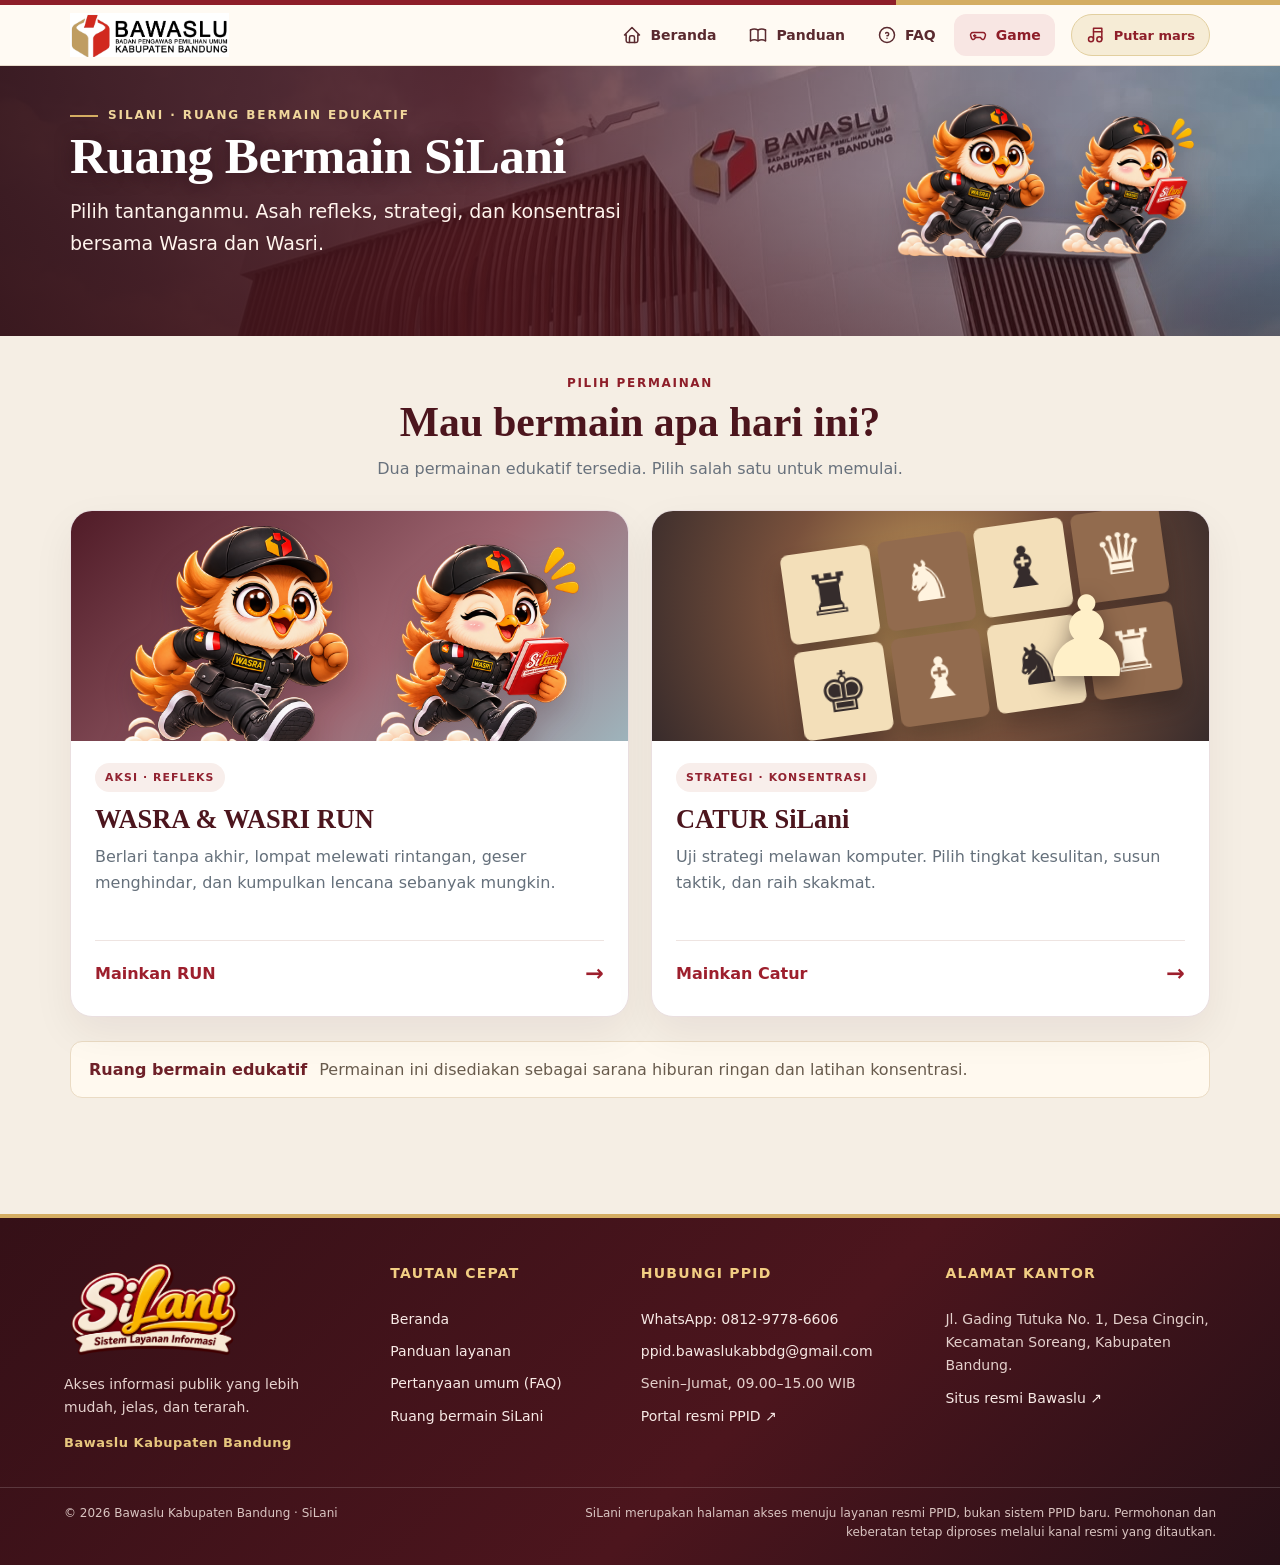
<file: game.html>
<!DOCTYPE html>
<html lang="id">
<head>
<meta charset="utf-8">
<meta name="viewport" content="width=device-width,initial-scale=1,viewport-fit=cover">
<meta name="theme-color" content="#4c151d">
<title>Ruang Bermain SiLani | Bawaslu Kabupaten Bandung</title>
<meta name="description" content="Pilih permainan edukatif SiLani: WASRA & WASRI RUN atau Catur SiLani.">
<link rel="icon" href="logo-bawaslu-bandung.png">
<link rel="preconnect" href="https://fonts.googleapis.com">
<link rel="preconnect" href="https://fonts.gstatic.com" crossorigin>
<link href="https://fonts.googleapis.com/css2?family=Great+Vibes&display=swap" rel="stylesheet">
<link rel="stylesheet" href="styles.css?v=20261101-logo-clean">
<link rel="stylesheet" href="game.css?v=20261106-fullscreen-election-v2">
<link rel="stylesheet" href="games-menu.css?v=1.0.0">
</head>
<body>
<svg xmlns="http://www.w3.org/2000/svg" style="display:none" aria-hidden="true">
<symbol id="i-file-text" viewBox="0 0 24 24" fill="none" stroke="currentColor" stroke-width="1.8" stroke-linecap="round" stroke-linejoin="round"><path d="M14 3v4a1 1 0 0 0 1 1h4" /> <path d="M17 21h-10a2 2 0 0 1 -2 -2v-14a2 2 0 0 1 2 -2h7l5 5v11a2 2 0 0 1 -2 2z" /> <path d="M9 9l1 0" /> <path d="M9 13l6 0" /> <path d="M9 17l6 0" /></symbol>
<symbol id="i-list-details" viewBox="0 0 24 24" fill="none" stroke="currentColor" stroke-width="1.8" stroke-linecap="round" stroke-linejoin="round"><path d="M13 5h8" /> <path d="M13 9h5" /> <path d="M13 15h8" /> <path d="M13 19h5" /> <path d="M3 4m0 1a1 1 0 0 1 1 -1h4a1 1 0 0 1 1 1v4a1 1 0 0 1 -1 1h-4a1 1 0 0 1 -1 -1z" /> <path d="M3 14m0 1a1 1 0 0 1 1 -1h4a1 1 0 0 1 1 1v4a1 1 0 0 1 -1 1h-4a1 1 0 0 1 -1 -1z" /></symbol>
<symbol id="i-clipboard-check" viewBox="0 0 24 24" fill="none" stroke="currentColor" stroke-width="1.8" stroke-linecap="round" stroke-linejoin="round"><path d="M9 5h-2a2 2 0 0 0 -2 2v12a2 2 0 0 0 2 2h10a2 2 0 0 0 2 -2v-12a2 2 0 0 0 -2 -2h-2" /> <path d="M9 3m0 2a2 2 0 0 1 2 -2h2a2 2 0 0 1 2 2v0a2 2 0 0 1 -2 2h-2a2 2 0 0 1 -2 -2z" /> <path d="M9 14l2 2l4 -4" /></symbol>
<symbol id="i-brand-whatsapp" viewBox="0 0 24 24" fill="none" stroke="currentColor" stroke-width="1.8" stroke-linecap="round" stroke-linejoin="round"><path d="M3 21l1.65 -3.8a9 9 0 1 1 3.4 2.9l-5.05 .9" /> <path d="M9 10a.5 .5 0 0 0 1 0v-1a.5 .5 0 0 0 -1 0v1a5 5 0 0 0 5 5h1a.5 .5 0 0 0 0 -1h-1a.5 .5 0 0 0 0 1" /></symbol>
<symbol id="i-message-report" viewBox="0 0 24 24" fill="none" stroke="currentColor" stroke-width="1.8" stroke-linecap="round" stroke-linejoin="round"><path d="M18 4a3 3 0 0 1 3 3v8a3 3 0 0 1 -3 3h-5l-5 3v-3h-2a3 3 0 0 1 -3 -3v-8a3 3 0 0 1 3 -3h12z" /> <path d="M12 8v3" /> <path d="M12 14v.01" /></symbol>
<symbol id="i-world" viewBox="0 0 24 24" fill="none" stroke="currentColor" stroke-width="1.8" stroke-linecap="round" stroke-linejoin="round"><path d="M3 12a9 9 0 1 0 18 0a9 9 0 0 0 -18 0" /> <path d="M3.6 9h16.8" /> <path d="M3.6 15h16.8" /> <path d="M11.5 3a17 17 0 0 0 0 18" /> <path d="M12.5 3a17 17 0 0 1 0 18" /></symbol>
<symbol id="i-brand-instagram" viewBox="0 0 24 24" fill="none" stroke="currentColor" stroke-width="1.8" stroke-linecap="round" stroke-linejoin="round"><path d="M4 8a4 4 0 0 1 4 -4h8a4 4 0 0 1 4 4v8a4 4 0 0 1 -4 4h-8a4 4 0 0 1 -4 -4z" /> <path d="M9 12a3 3 0 1 0 6 0a3 3 0 0 0 -6 0" /> <path d="M16.5 7.5v.01" /></symbol>
<symbol id="i-building" viewBox="0 0 24 24" fill="none" stroke="currentColor" stroke-width="1.8" stroke-linecap="round" stroke-linejoin="round"><path d="M3 21l18 0" /> <path d="M9 8l1 0" /> <path d="M9 12l1 0" /> <path d="M9 16l1 0" /> <path d="M14 8l1 0" /> <path d="M14 12l1 0" /> <path d="M14 16l1 0" /> <path d="M5 21v-16a2 2 0 0 1 2 -2h10a2 2 0 0 1 2 2v16" /></symbol>
<symbol id="i-map-2" viewBox="0 0 24 24" fill="none" stroke="currentColor" stroke-width="1.8" stroke-linecap="round" stroke-linejoin="round"><path d="M12 18.5l-3 -1.5l-6 3v-13l6 -3l6 3l6 -3v7.5" /> <path d="M9 4v13" /> <path d="M15 7v5.5" /> <path d="M21.121 20.121a3 3 0 1 0 -4.242 0c.418 .419 1.125 1.045 2.121 1.879c1.051 -.89 1.759 -1.516 2.121 -1.879z" /> <path d="M19 18v.01" /></symbol>
<symbol id="i-building-bank" viewBox="0 0 24 24" fill="none" stroke="currentColor" stroke-width="1.8" stroke-linecap="round" stroke-linejoin="round"><path d="M3 21l18 0" /> <path d="M3 10l18 0" /> <path d="M5 6l7 -3l7 3" /> <path d="M4 10l0 11" /> <path d="M20 10l0 11" /> <path d="M8 14l0 3" /> <path d="M12 14l0 3" /> <path d="M16 14l0 3" /></symbol>
<symbol id="i-scale" viewBox="0 0 24 24" fill="none" stroke="currentColor" stroke-width="1.8" stroke-linecap="round" stroke-linejoin="round"><path d="M7 20l10 0" /> <path d="M6 6l6 -1l6 1" /> <path d="M12 3l0 17" /> <path d="M9 12l-3 -6l-3 6a3 3 0 0 0 6 0" /> <path d="M21 12l-3 -6l-3 6a3 3 0 0 0 6 0" /></symbol>
<symbol id="i-clock" viewBox="0 0 24 24" fill="none" stroke="currentColor" stroke-width="1.8" stroke-linecap="round" stroke-linejoin="round"><path d="M3 12a9 9 0 1 0 18 0a9 9 0 0 0 -18 0" /> <path d="M12 7v5l3 3" /></symbol>
<symbol id="i-cash" viewBox="0 0 24 24" fill="none" stroke="currentColor" stroke-width="1.8" stroke-linecap="round" stroke-linejoin="round"><path d="M7 15h-3a1 1 0 0 1 -1 -1v-8a1 1 0 0 1 1 -1h12a1 1 0 0 1 1 1v3" /> <path d="M7 9m0 1a1 1 0 0 1 1 -1h12a1 1 0 0 1 1 1v8a1 1 0 0 1 -1 1h-12a1 1 0 0 1 -1 -1z" /> <path d="M12 14a2 2 0 1 0 4 0a2 2 0 0 0 -4 0" /></symbol>
<symbol id="i-map-pin" viewBox="0 0 24 24" fill="none" stroke="currentColor" stroke-width="1.8" stroke-linecap="round" stroke-linejoin="round"><path d="M9 11a3 3 0 1 0 6 0a3 3 0 0 0 -6 0" /> <path d="M17.657 16.657l-4.243 4.243a2 2 0 0 1 -2.827 0l-4.244 -4.243a8 8 0 1 1 11.314 0z" /></symbol>
<symbol id="i-phone" viewBox="0 0 24 24" fill="none" stroke="currentColor" stroke-width="1.8" stroke-linecap="round" stroke-linejoin="round"><path d="M5 4h4l2 5l-2.5 1.5a11 11 0 0 0 5 5l1.5 -2.5l5 2v4a2 2 0 0 1 -2 2a16 16 0 0 1 -15 -15a2 2 0 0 1 2 -2" /></symbol>
<symbol id="i-mail" viewBox="0 0 24 24" fill="none" stroke="currentColor" stroke-width="1.8" stroke-linecap="round" stroke-linejoin="round"><path d="M3 7a2 2 0 0 1 2 -2h14a2 2 0 0 1 2 2v10a2 2 0 0 1 -2 2h-14a2 2 0 0 1 -2 -2v-10z" /> <path d="M3 7l9 6l9 -6" /></symbol>
<symbol id="i-home" viewBox="0 0 24 24" fill="none" stroke="currentColor" stroke-width="1.8" stroke-linecap="round" stroke-linejoin="round"><path d="M5 12l-2 0l9 -9l9 9l-2 0" /> <path d="M5 12v7a2 2 0 0 0 2 2h10a2 2 0 0 0 2 -2v-7" /> <path d="M9 21v-6a2 2 0 0 1 2 -2h2a2 2 0 0 1 2 2v6" /></symbol>
<symbol id="i-book" viewBox="0 0 24 24" fill="none" stroke="currentColor" stroke-width="1.8" stroke-linecap="round" stroke-linejoin="round"><path d="M3 19a9 9 0 0 1 9 0a9 9 0 0 1 9 0" /> <path d="M3 6a9 9 0 0 1 9 0a9 9 0 0 1 9 0" /> <path d="M3 6l0 13" /> <path d="M12 6l0 13" /> <path d="M21 6l0 13" /></symbol>
<symbol id="i-help-circle" viewBox="0 0 24 24" fill="none" stroke="currentColor" stroke-width="1.8" stroke-linecap="round" stroke-linejoin="round"><path d="M3 12a9 9 0 1 0 18 0a9 9 0 0 0 -18 0" /> <path d="M12 16v.01" /> <path d="M12 13a2 2 0 0 0 .914 -3.782a1.98 1.98 0 0 0 -2.414 .483" /></symbol>
<symbol id="i-external-link" viewBox="0 0 24 24" fill="none" stroke="currentColor" stroke-width="1.8" stroke-linecap="round" stroke-linejoin="round"><path d="M12 6h-6a2 2 0 0 0 -2 2v10a2 2 0 0 0 2 2h10a2 2 0 0 0 2 -2v-6" /> <path d="M11 13l9 -9" /> <path d="M15 4h5v5" /></symbol>
<symbol id="i-info-circle" viewBox="0 0 24 24" fill="none" stroke="currentColor" stroke-width="1.8" stroke-linecap="round" stroke-linejoin="round"><path d="M3 12a9 9 0 1 0 18 0a9 9 0 0 0 -18 0" /> <path d="M12 9h.01" /> <path d="M11 12h1v4h1" /></symbol>
<symbol id="i-music" viewBox="0 0 24 24" fill="none" stroke="currentColor" stroke-width="1.8" stroke-linecap="round" stroke-linejoin="round"><path d="M3 17a3 3 0 1 0 6 0a3 3 0 0 0 -6 0" /> <path d="M13 17a3 3 0 1 0 6 0a3 3 0 0 0 -6 0" /> <path d="M9 17v-13h10v13" /> <path d="M9 8h10" /></symbol>
<symbol id="i-layout-grid" viewBox="0 0 24 24" fill="none" stroke="currentColor" stroke-width="1.8" stroke-linecap="round" stroke-linejoin="round"><path d="M4 4m0 1a1 1 0 0 1 1 -1h4a1 1 0 0 1 1 1v4a1 1 0 0 1 -1 1h-4a1 1 0 0 1 -1 -1z" /> <path d="M14 4m0 1a1 1 0 0 1 1 -1h4a1 1 0 0 1 1 1v4a1 1 0 0 1 -1 1h-4a1 1 0 0 1 -1 -1z" /> <path d="M4 14m0 1a1 1 0 0 1 1 -1h4a1 1 0 0 1 1 1v4a1 1 0 0 1 -1 1h-4a1 1 0 0 1 -1 -1z" /> <path d="M14 14m0 1a1 1 0 0 1 1 -1h4a1 1 0 0 1 1 1v4a1 1 0 0 1 -1 1h-4a1 1 0 0 1 -1 -1z" /></symbol>
<symbol id="i-search" viewBox="0 0 24 24" fill="none" stroke="currentColor" stroke-width="1.8" stroke-linecap="round" stroke-linejoin="round"><path d="M10 10m-7 0a7 7 0 1 0 14 0a7 7 0 1 0 -14 0" /> <path d="M21 21l-6 -6" /></symbol>
<symbol id="i-arrow-right" viewBox="0 0 24 24" fill="none" stroke="currentColor" stroke-width="1.8" stroke-linecap="round" stroke-linejoin="round"><path d="M5 12l14 0" /> <path d="M13 18l6 -6" /> <path d="M13 6l6 6" /></symbol>
<symbol id="i-chevron-down" viewBox="0 0 24 24" fill="none" stroke="currentColor" stroke-width="1.8" stroke-linecap="round" stroke-linejoin="round"><path d="M6 9l6 6l6 -6" /></symbol>
<symbol id="i-qrcode" viewBox="0 0 24 24" fill="none" stroke="currentColor" stroke-width="1.8" stroke-linecap="round" stroke-linejoin="round"><path d="M4 4m0 1a1 1 0 0 1 1 -1h4a1 1 0 0 1 1 1v4a1 1 0 0 1 -1 1h-4a1 1 0 0 1 -1 -1z" /> <path d="M7 17l0 .01" /> <path d="M14 4m0 1a1 1 0 0 1 1 -1h4a1 1 0 0 1 1 1v4a1 1 0 0 1 -1 1h-4a1 1 0 0 1 -1 -1z" /> <path d="M7 7l0 .01" /> <path d="M4 14m0 1a1 1 0 0 1 1 -1h4a1 1 0 0 1 1 1v4a1 1 0 0 1 -1 1h-4a1 1 0 0 1 -1 -1z" /> <path d="M17 7l0 .01" /> <path d="M14 14l3 0" /> <path d="M20 14l0 .01" /> <path d="M14 14l0 3" /> <path d="M14 20l3 0" /> <path d="M17 17l3 0" /> <path d="M20 17l0 3" /></symbol>
<symbol id="i-list-check" viewBox="0 0 24 24" fill="none" stroke="currentColor" stroke-width="1.8" stroke-linecap="round" stroke-linejoin="round"><path d="M3.5 5.5l1.5 1.5l2.5 -2.5" /> <path d="M3.5 11.5l1.5 1.5l2.5 -2.5" /> <path d="M3.5 17.5l1.5 1.5l2.5 -2.5" /> <path d="M11 6l9 0" /> <path d="M11 12l9 0" /> <path d="M11 18l9 0" /></symbol>
<symbol id="i-device-mobile" viewBox="0 0 24 24" fill="none" stroke="currentColor" stroke-width="1.8" stroke-linecap="round" stroke-linejoin="round"><path d="M6 5a2 2 0 0 1 2 -2h8a2 2 0 0 1 2 2v14a2 2 0 0 1 -2 2h-8a2 2 0 0 1 -2 -2v-14z" /> <path d="M11 4h2" /> <path d="M12 17v.01" /></symbol>
<symbol id="i-send" viewBox="0 0 24 24" fill="none" stroke="currentColor" stroke-width="1.8" stroke-linecap="round" stroke-linejoin="round"><path d="M10 14l11 -11" /> <path d="M21 3l-6.5 18a.55 .55 0 0 1 -1 0l-3.5 -7l-7 -3.5a.55 .55 0 0 1 0 -1l18 -6.5" /></symbol>
<symbol id="i-player-pause" viewBox="0 0 24 24" fill="none" stroke="currentColor" stroke-width="1.8" stroke-linecap="round" stroke-linejoin="round"><path d="M6 5m0 1a1 1 0 0 1 1 -1h2a1 1 0 0 1 1 1v12a1 1 0 0 1 -1 1h-2a1 1 0 0 1 -1 -1z" /> <path d="M14 5m0 1a1 1 0 0 1 1 -1h2a1 1 0 0 1 1 1v12a1 1 0 0 1 -1 1h-2a1 1 0 0 1 -1 -1z" /></symbol>
<symbol id="i-player-play" viewBox="0 0 24 24" fill="none" stroke="currentColor" stroke-width="1.8" stroke-linecap="round" stroke-linejoin="round"><path d="M7 4v16l13 -8z" /></symbol>
<symbol id="i-file-upload" viewBox="0 0 24 24" fill="none" stroke="currentColor" stroke-width="1.8" stroke-linecap="round" stroke-linejoin="round"><path d="M14 3v4a1 1 0 0 0 1 1h4" /> <path d="M17 21h-10a2 2 0 0 1 -2 -2v-14a2 2 0 0 1 2 -2h7l5 5v11a2 2 0 0 1 -2 2z" /> <path d="M12 11v6" /> <path d="M9.5 13.5l2.5 -2.5l2.5 2.5" /></symbol>
</svg>
<a class="skip" href="#isi">Lewati ke isi</a><div class="topline"></div>
<header class="site-header"><div class="bar">
<a class="brand" href="index.html" aria-label="SiLani, beranda"><img src="logo-bawaslu-bandung.png" alt="Bawaslu Kabupaten Bandung"></a>
<nav class="nav" aria-label="Navigasi utama">
<a href="index.html"><svg class="ic"><use href="#i-home"/></svg><span>Beranda</span></a>
<a href="panduan.html"><svg class="ic"><use href="#i-book"/></svg><span>Panduan</span></a>
<a href="faq.html"><svg class="ic"><use href="#i-help-circle"/></svg><span>FAQ</span></a>
<a href="game.html" aria-current="page"><svg class="ic" viewBox="0 0 24 24" fill="none" stroke="currentColor" stroke-width="1.8"><path d="M6 9h12a3 3 0 0 1 2.8 4l-1 3a2 2 0 0 1-3.4.7L14.8 15H9.2l-1.6 1.7a2 2 0 0 1-3.4-.7l-1-3A3 3 0 0 1 6 9Z"/><path d="M8 11v4M6 13h4M16 12h.01M18 14h.01"/></svg><span>Game</span></a>
</nav>
<button class="music" id="musicBtn" type="button" aria-pressed="false" aria-label="Putar Mars Pengawas Pemilu"><svg class="ic"><use href="#i-music"/></svg><span class="music-label" id="musicLabel">Putar mars</span><span class="eq" aria-hidden="true"><i></i><i></i><i></i></span></button>
</div></header>
<section class="page-hero game-hero"><div class="hero-in"><div class="hero-text"><p class="eyebrow">SiLani · Ruang bermain edukatif</p><h1>Ruang Bermain SiLani</h1><p class="hero-copy">Pilih tantanganmu. Asah refleks, strategi, dan konsentrasi bersama Wasra dan Wasri.</p></div><div class="hero-mascots page-mascots"><img class="hero-pair" src="wasra-wasri-game-hero.png?v=20261105-v15" alt="Maskot SiLani Wasra dan Wasri"></div></div></section>
<main id="isi" class="game-main games-main"><div class="wrap">
<div class="games-heading"><p class="kicker">Pilih permainan</p><h2>Mau bermain apa hari ini?</h2><p>Dua permainan edukatif tersedia. Pilih salah satu untuk memulai.</p></div>
<div class="games-grid">
<a class="game-choice run-choice" href="run.html">
<div class="choice-art"><img src="wasra-wasri-game-hero.png?v=20261105-v15" alt="Wasra dan Wasri sedang berlari"></div>
<div class="choice-content"><span class="choice-tag">Aksi · Refleks</span><h3>WASRA &amp; WASRI RUN</h3><p>Berlari tanpa akhir, lompat melewati rintangan, geser menghindar, dan kumpulkan lencana sebanyak mungkin.</p><span class="choice-cta">Mainkan RUN <b>→</b></span></div>
</a>
<a class="game-choice chess-choice" href="catur.html">
<div class="choice-art chess-art" aria-hidden="true"><div class="chess-preview"><span>♜</span><span>♞</span><span>♝</span><span>♛</span><span>♚</span><span>♝</span><span>♞</span><span>♜</span></div><div class="chess-glow">♟</div></div>
<div class="choice-content"><span class="choice-tag">Strategi · Konsentrasi</span><h3>CATUR SiLani</h3><p>Uji strategi melawan komputer. Pilih tingkat kesulitan, susun taktik, dan raih skakmat.</p><span class="choice-cta">Mainkan Catur <b>→</b></span></div>
</a>
</div>
<div class="games-note"><strong>Ruang bermain edukatif</strong><span>Permainan ini disediakan sebagai sarana hiburan ringan dan latihan konsentrasi.</span></div>
</div></main>
<footer class="site-footer silani-footer">
  <div class="footer-main">
    <section class="footer-brand-block" aria-label="Tentang SiLani">
      <a class="footer-logo-link" href="index.html" aria-label="SiLani - Beranda"><img src="silani-logo-clean.png" alt="SiLani — Sistem Layanan Informasi"></a>
      <p class="footer-tagline">Akses informasi publik yang lebih mudah, jelas, dan terarah.</p>
      <span class="footer-unit">Bawaslu Kabupaten Bandung</span>
    </section>
    <nav class="footer-links" aria-label="Tautan cepat"><h2>Tautan cepat</h2>
      <a href="index.html">Beranda</a><a href="panduan.html">Panduan layanan</a><a href="faq.html">Pertanyaan umum (FAQ)</a><a href="game.html">Ruang bermain SiLani</a>
    </nav>
    <section class="footer-contact"><h2>Hubungi PPID</h2>
      <a href="https://wa.me/6281297786606" target="_blank" rel="noopener noreferrer">WhatsApp: 0812-9778-6606</a>
      <a href="mailto:ppid.bawaslukabbdg@gmail.com">ppid.bawaslukabbdg@gmail.com</a>
      <p>Senin–Jumat, 09.00–15.00 WIB</p>
      <a href="https://ppid-bandungkab.bawaslu.go.id" target="_blank" rel="noopener noreferrer">Portal resmi PPID ↗</a>
    </section>
    <section class="footer-address"><h2>Alamat kantor</h2>
      <p>Jl. Gading Tutuka No. 1, Desa Cingcin, Kecamatan Soreang, Kabupaten Bandung.</p>
      <a href="https://www.bawaslu.go.id" target="_blank" rel="noopener noreferrer">Situs resmi Bawaslu ↗</a>
    </section>
  </div>
  <div class="footer-bottom"><p>© 2026 Bawaslu Kabupaten Bandung · SiLani</p><p>SiLani merupakan halaman akses menuju layanan resmi PPID, bukan sistem PPID baru. Permohonan dan keberatan tetap diproses melalui kanal resmi yang ditautkan.</p></div>
</footer>
<audio id="mars" preload="metadata" loop><source src="MARS%20PENGAWAS%20PEMILU%20(1).mp3" type="audio/mpeg"></audio>
<script src="silani.js?v=20261106-same-landscape-pan-v4"></script>
</body></html>
</file>
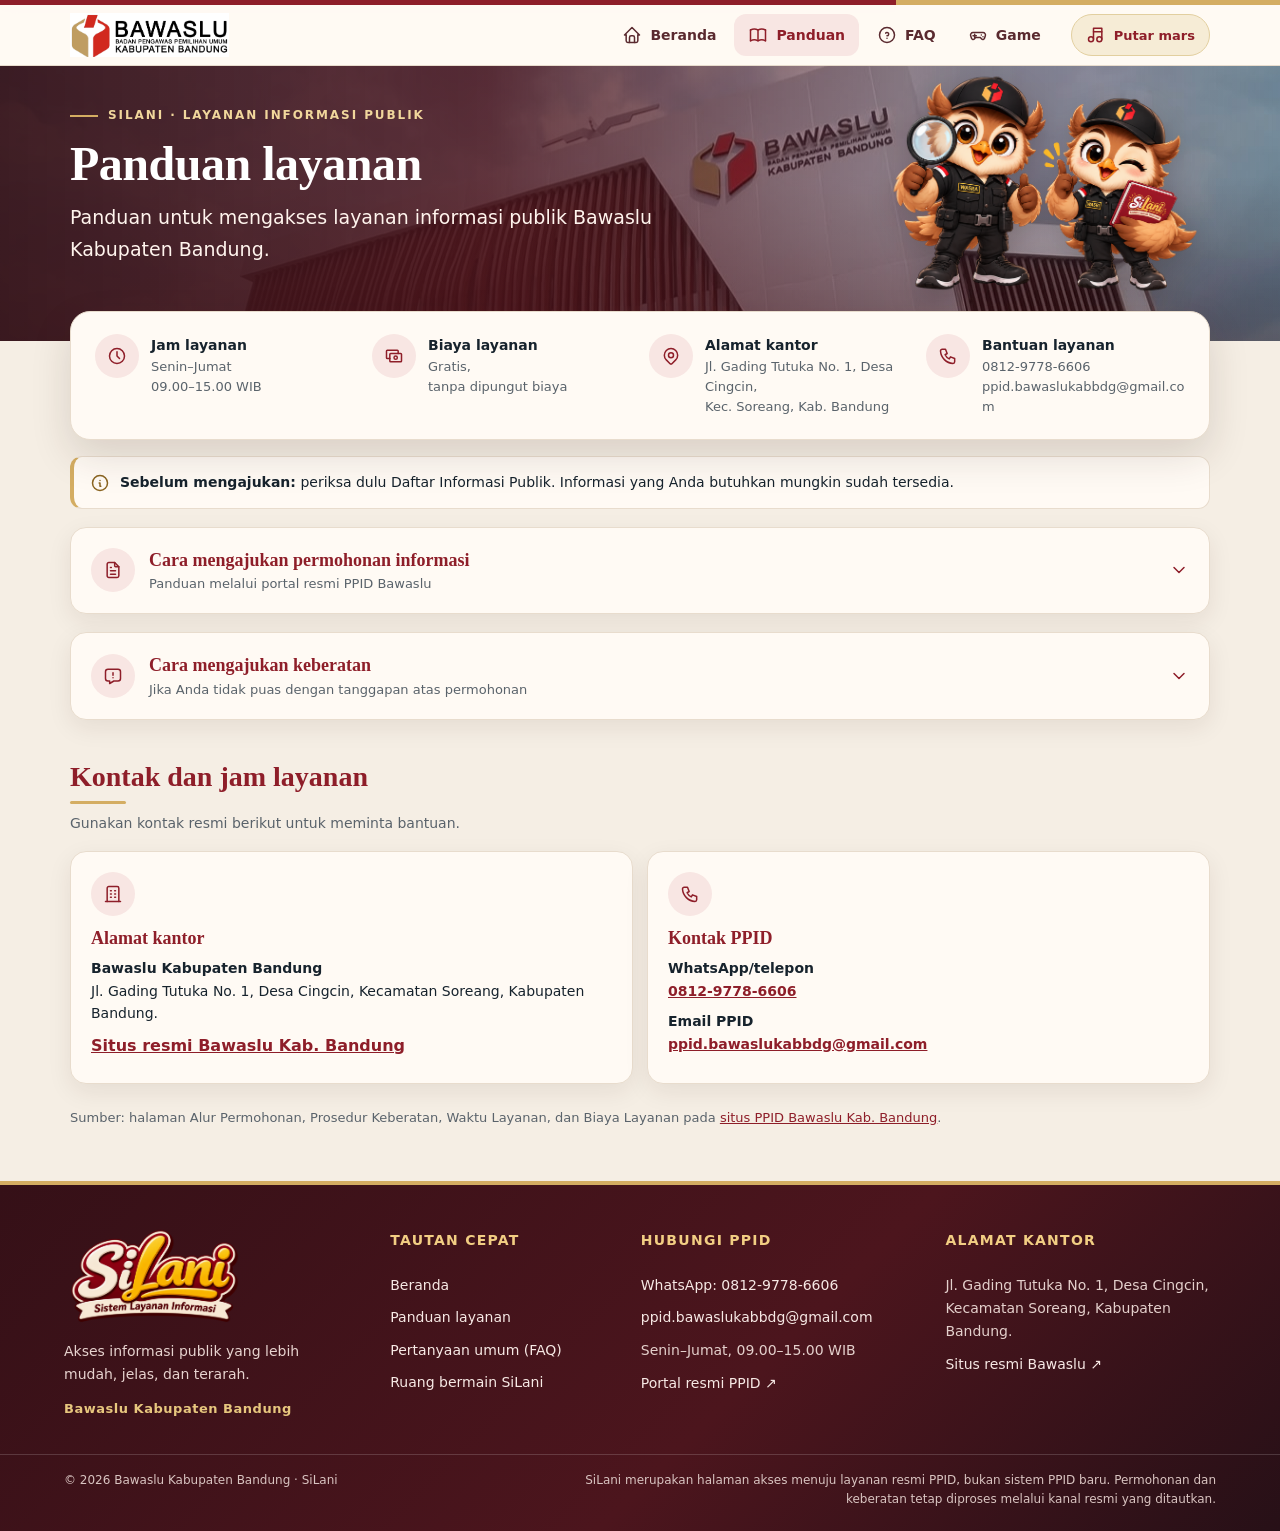
<file: panduan.html>
<!DOCTYPE html>
<html lang="id">
<head>
<meta charset="utf-8">
<meta name="viewport" content="width=device-width,initial-scale=1">
<meta name="theme-color" content="#4c151d">
<title>Panduan layanan | SiLani Bawaslu Kabupaten Bandung</title>
<meta name="description" content="Panduan langkah demi langkah mengajukan permohonan informasi dan keberatan di Bawaslu Kabupaten Bandung.">
<meta property="og:type" content="website">
<meta property="og:title" content="Panduan layanan | SiLani Bawaslu Kabupaten Bandung">
<meta property="og:description" content="Panduan langkah demi langkah mengajukan permohonan informasi dan keberatan di Bawaslu Kabupaten Bandung.">
<meta property="og:image" content="gedung-bawaslu-bandung.jpeg">
<link rel="icon" href="logo-bawaslu-bandung.png">
<link rel="preconnect" href="https://fonts.googleapis.com">
<link rel="preconnect" href="https://fonts.gstatic.com" crossorigin>
<link href="https://fonts.googleapis.com/css2?family=Great+Vibes&display=swap" rel="stylesheet">
<link rel="stylesheet" href="styles.css?v=20261101-mascotfix">
</head>
<body>
<svg xmlns="http://www.w3.org/2000/svg" style="display:none" aria-hidden="true">
<symbol id="i-file-text" viewBox="0 0 24 24" fill="none" stroke="currentColor" stroke-width="1.8" stroke-linecap="round" stroke-linejoin="round"><path d="M14 3v4a1 1 0 0 0 1 1h4" /> <path d="M17 21h-10a2 2 0 0 1 -2 -2v-14a2 2 0 0 1 2 -2h7l5 5v11a2 2 0 0 1 -2 2z" /> <path d="M9 9l1 0" /> <path d="M9 13l6 0" /> <path d="M9 17l6 0" /></symbol>
<symbol id="i-list-details" viewBox="0 0 24 24" fill="none" stroke="currentColor" stroke-width="1.8" stroke-linecap="round" stroke-linejoin="round"><path d="M13 5h8" /> <path d="M13 9h5" /> <path d="M13 15h8" /> <path d="M13 19h5" /> <path d="M3 4m0 1a1 1 0 0 1 1 -1h4a1 1 0 0 1 1 1v4a1 1 0 0 1 -1 1h-4a1 1 0 0 1 -1 -1z" /> <path d="M3 14m0 1a1 1 0 0 1 1 -1h4a1 1 0 0 1 1 1v4a1 1 0 0 1 -1 1h-4a1 1 0 0 1 -1 -1z" /></symbol>
<symbol id="i-clipboard-check" viewBox="0 0 24 24" fill="none" stroke="currentColor" stroke-width="1.8" stroke-linecap="round" stroke-linejoin="round"><path d="M9 5h-2a2 2 0 0 0 -2 2v12a2 2 0 0 0 2 2h10a2 2 0 0 0 2 -2v-12a2 2 0 0 0 -2 -2h-2" /> <path d="M9 3m0 2a2 2 0 0 1 2 -2h2a2 2 0 0 1 2 2v0a2 2 0 0 1 -2 2h-2a2 2 0 0 1 -2 -2z" /> <path d="M9 14l2 2l4 -4" /></symbol>
<symbol id="i-brand-whatsapp" viewBox="0 0 24 24" fill="none" stroke="currentColor" stroke-width="1.8" stroke-linecap="round" stroke-linejoin="round"><path d="M3 21l1.65 -3.8a9 9 0 1 1 3.4 2.9l-5.05 .9" /> <path d="M9 10a.5 .5 0 0 0 1 0v-1a.5 .5 0 0 0 -1 0v1a5 5 0 0 0 5 5h1a.5 .5 0 0 0 0 -1h-1a.5 .5 0 0 0 0 1" /></symbol>
<symbol id="i-message-report" viewBox="0 0 24 24" fill="none" stroke="currentColor" stroke-width="1.8" stroke-linecap="round" stroke-linejoin="round"><path d="M18 4a3 3 0 0 1 3 3v8a3 3 0 0 1 -3 3h-5l-5 3v-3h-2a3 3 0 0 1 -3 -3v-8a3 3 0 0 1 3 -3h12z" /> <path d="M12 8v3" /> <path d="M12 14v.01" /></symbol>
<symbol id="i-world" viewBox="0 0 24 24" fill="none" stroke="currentColor" stroke-width="1.8" stroke-linecap="round" stroke-linejoin="round"><path d="M3 12a9 9 0 1 0 18 0a9 9 0 0 0 -18 0" /> <path d="M3.6 9h16.8" /> <path d="M3.6 15h16.8" /> <path d="M11.5 3a17 17 0 0 0 0 18" /> <path d="M12.5 3a17 17 0 0 1 0 18" /></symbol>
<symbol id="i-brand-instagram" viewBox="0 0 24 24" fill="none" stroke="currentColor" stroke-width="1.8" stroke-linecap="round" stroke-linejoin="round"><path d="M4 8a4 4 0 0 1 4 -4h8a4 4 0 0 1 4 4v8a4 4 0 0 1 -4 4h-8a4 4 0 0 1 -4 -4z" /> <path d="M9 12a3 3 0 1 0 6 0a3 3 0 0 0 -6 0" /> <path d="M16.5 7.5v.01" /></symbol>
<symbol id="i-building" viewBox="0 0 24 24" fill="none" stroke="currentColor" stroke-width="1.8" stroke-linecap="round" stroke-linejoin="round"><path d="M3 21l18 0" /> <path d="M9 8l1 0" /> <path d="M9 12l1 0" /> <path d="M9 16l1 0" /> <path d="M14 8l1 0" /> <path d="M14 12l1 0" /> <path d="M14 16l1 0" /> <path d="M5 21v-16a2 2 0 0 1 2 -2h10a2 2 0 0 1 2 2v16" /></symbol>
<symbol id="i-map-2" viewBox="0 0 24 24" fill="none" stroke="currentColor" stroke-width="1.8" stroke-linecap="round" stroke-linejoin="round"><path d="M12 18.5l-3 -1.5l-6 3v-13l6 -3l6 3l6 -3v7.5" /> <path d="M9 4v13" /> <path d="M15 7v5.5" /> <path d="M21.121 20.121a3 3 0 1 0 -4.242 0c.418 .419 1.125 1.045 2.121 1.879c1.051 -.89 1.759 -1.516 2.121 -1.879z" /> <path d="M19 18v.01" /></symbol>
<symbol id="i-building-bank" viewBox="0 0 24 24" fill="none" stroke="currentColor" stroke-width="1.8" stroke-linecap="round" stroke-linejoin="round"><path d="M3 21l18 0" /> <path d="M3 10l18 0" /> <path d="M5 6l7 -3l7 3" /> <path d="M4 10l0 11" /> <path d="M20 10l0 11" /> <path d="M8 14l0 3" /> <path d="M12 14l0 3" /> <path d="M16 14l0 3" /></symbol>
<symbol id="i-scale" viewBox="0 0 24 24" fill="none" stroke="currentColor" stroke-width="1.8" stroke-linecap="round" stroke-linejoin="round"><path d="M7 20l10 0" /> <path d="M6 6l6 -1l6 1" /> <path d="M12 3l0 17" /> <path d="M9 12l-3 -6l-3 6a3 3 0 0 0 6 0" /> <path d="M21 12l-3 -6l-3 6a3 3 0 0 0 6 0" /></symbol>
<symbol id="i-clock" viewBox="0 0 24 24" fill="none" stroke="currentColor" stroke-width="1.8" stroke-linecap="round" stroke-linejoin="round"><path d="M3 12a9 9 0 1 0 18 0a9 9 0 0 0 -18 0" /> <path d="M12 7v5l3 3" /></symbol>
<symbol id="i-cash" viewBox="0 0 24 24" fill="none" stroke="currentColor" stroke-width="1.8" stroke-linecap="round" stroke-linejoin="round"><path d="M7 15h-3a1 1 0 0 1 -1 -1v-8a1 1 0 0 1 1 -1h12a1 1 0 0 1 1 1v3" /> <path d="M7 9m0 1a1 1 0 0 1 1 -1h12a1 1 0 0 1 1 1v8a1 1 0 0 1 -1 1h-12a1 1 0 0 1 -1 -1z" /> <path d="M12 14a2 2 0 1 0 4 0a2 2 0 0 0 -4 0" /></symbol>
<symbol id="i-map-pin" viewBox="0 0 24 24" fill="none" stroke="currentColor" stroke-width="1.8" stroke-linecap="round" stroke-linejoin="round"><path d="M9 11a3 3 0 1 0 6 0a3 3 0 0 0 -6 0" /> <path d="M17.657 16.657l-4.243 4.243a2 2 0 0 1 -2.827 0l-4.244 -4.243a8 8 0 1 1 11.314 0z" /></symbol>
<symbol id="i-phone" viewBox="0 0 24 24" fill="none" stroke="currentColor" stroke-width="1.8" stroke-linecap="round" stroke-linejoin="round"><path d="M5 4h4l2 5l-2.5 1.5a11 11 0 0 0 5 5l1.5 -2.5l5 2v4a2 2 0 0 1 -2 2a16 16 0 0 1 -15 -15a2 2 0 0 1 2 -2" /></symbol>
<symbol id="i-mail" viewBox="0 0 24 24" fill="none" stroke="currentColor" stroke-width="1.8" stroke-linecap="round" stroke-linejoin="round"><path d="M3 7a2 2 0 0 1 2 -2h14a2 2 0 0 1 2 2v10a2 2 0 0 1 -2 2h-14a2 2 0 0 1 -2 -2v-10z" /> <path d="M3 7l9 6l9 -6" /></symbol>
<symbol id="i-home" viewBox="0 0 24 24" fill="none" stroke="currentColor" stroke-width="1.8" stroke-linecap="round" stroke-linejoin="round"><path d="M5 12l-2 0l9 -9l9 9l-2 0" /> <path d="M5 12v7a2 2 0 0 0 2 2h10a2 2 0 0 0 2 -2v-7" /> <path d="M9 21v-6a2 2 0 0 1 2 -2h2a2 2 0 0 1 2 2v6" /></symbol>
<symbol id="i-book" viewBox="0 0 24 24" fill="none" stroke="currentColor" stroke-width="1.8" stroke-linecap="round" stroke-linejoin="round"><path d="M3 19a9 9 0 0 1 9 0a9 9 0 0 1 9 0" /> <path d="M3 6a9 9 0 0 1 9 0a9 9 0 0 1 9 0" /> <path d="M3 6l0 13" /> <path d="M12 6l0 13" /> <path d="M21 6l0 13" /></symbol>
<symbol id="i-help-circle" viewBox="0 0 24 24" fill="none" stroke="currentColor" stroke-width="1.8" stroke-linecap="round" stroke-linejoin="round"><path d="M3 12a9 9 0 1 0 18 0a9 9 0 0 0 -18 0" /> <path d="M12 16v.01" /> <path d="M12 13a2 2 0 0 0 .914 -3.782a1.98 1.98 0 0 0 -2.414 .483" /></symbol>
<symbol id="i-external-link" viewBox="0 0 24 24" fill="none" stroke="currentColor" stroke-width="1.8" stroke-linecap="round" stroke-linejoin="round"><path d="M12 6h-6a2 2 0 0 0 -2 2v10a2 2 0 0 0 2 2h10a2 2 0 0 0 2 -2v-6" /> <path d="M11 13l9 -9" /> <path d="M15 4h5v5" /></symbol>
<symbol id="i-info-circle" viewBox="0 0 24 24" fill="none" stroke="currentColor" stroke-width="1.8" stroke-linecap="round" stroke-linejoin="round"><path d="M3 12a9 9 0 1 0 18 0a9 9 0 0 0 -18 0" /> <path d="M12 9h.01" /> <path d="M11 12h1v4h1" /></symbol>
<symbol id="i-music" viewBox="0 0 24 24" fill="none" stroke="currentColor" stroke-width="1.8" stroke-linecap="round" stroke-linejoin="round"><path d="M3 17a3 3 0 1 0 6 0a3 3 0 0 0 -6 0" /> <path d="M13 17a3 3 0 1 0 6 0a3 3 0 0 0 -6 0" /> <path d="M9 17v-13h10v13" /> <path d="M9 8h10" /></symbol>
<symbol id="i-layout-grid" viewBox="0 0 24 24" fill="none" stroke="currentColor" stroke-width="1.8" stroke-linecap="round" stroke-linejoin="round"><path d="M4 4m0 1a1 1 0 0 1 1 -1h4a1 1 0 0 1 1 1v4a1 1 0 0 1 -1 1h-4a1 1 0 0 1 -1 -1z" /> <path d="M14 4m0 1a1 1 0 0 1 1 -1h4a1 1 0 0 1 1 1v4a1 1 0 0 1 -1 1h-4a1 1 0 0 1 -1 -1z" /> <path d="M4 14m0 1a1 1 0 0 1 1 -1h4a1 1 0 0 1 1 1v4a1 1 0 0 1 -1 1h-4a1 1 0 0 1 -1 -1z" /> <path d="M14 14m0 1a1 1 0 0 1 1 -1h4a1 1 0 0 1 1 1v4a1 1 0 0 1 -1 1h-4a1 1 0 0 1 -1 -1z" /></symbol>
<symbol id="i-search" viewBox="0 0 24 24" fill="none" stroke="currentColor" stroke-width="1.8" stroke-linecap="round" stroke-linejoin="round"><path d="M10 10m-7 0a7 7 0 1 0 14 0a7 7 0 1 0 -14 0" /> <path d="M21 21l-6 -6" /></symbol>
<symbol id="i-arrow-right" viewBox="0 0 24 24" fill="none" stroke="currentColor" stroke-width="1.8" stroke-linecap="round" stroke-linejoin="round"><path d="M5 12l14 0" /> <path d="M13 18l6 -6" /> <path d="M13 6l6 6" /></symbol>
<symbol id="i-chevron-down" viewBox="0 0 24 24" fill="none" stroke="currentColor" stroke-width="1.8" stroke-linecap="round" stroke-linejoin="round"><path d="M6 9l6 6l6 -6" /></symbol>
<symbol id="i-qrcode" viewBox="0 0 24 24" fill="none" stroke="currentColor" stroke-width="1.8" stroke-linecap="round" stroke-linejoin="round"><path d="M4 4m0 1a1 1 0 0 1 1 -1h4a1 1 0 0 1 1 1v4a1 1 0 0 1 -1 1h-4a1 1 0 0 1 -1 -1z" /> <path d="M7 17l0 .01" /> <path d="M14 4m0 1a1 1 0 0 1 1 -1h4a1 1 0 0 1 1 1v4a1 1 0 0 1 -1 1h-4a1 1 0 0 1 -1 -1z" /> <path d="M7 7l0 .01" /> <path d="M4 14m0 1a1 1 0 0 1 1 -1h4a1 1 0 0 1 1 1v4a1 1 0 0 1 -1 1h-4a1 1 0 0 1 -1 -1z" /> <path d="M17 7l0 .01" /> <path d="M14 14l3 0" /> <path d="M20 14l0 .01" /> <path d="M14 14l0 3" /> <path d="M14 20l3 0" /> <path d="M17 17l3 0" /> <path d="M20 17l0 3" /></symbol>
<symbol id="i-list-check" viewBox="0 0 24 24" fill="none" stroke="currentColor" stroke-width="1.8" stroke-linecap="round" stroke-linejoin="round"><path d="M3.5 5.5l1.5 1.5l2.5 -2.5" /> <path d="M3.5 11.5l1.5 1.5l2.5 -2.5" /> <path d="M3.5 17.5l1.5 1.5l2.5 -2.5" /> <path d="M11 6l9 0" /> <path d="M11 12l9 0" /> <path d="M11 18l9 0" /></symbol>
<symbol id="i-device-mobile" viewBox="0 0 24 24" fill="none" stroke="currentColor" stroke-width="1.8" stroke-linecap="round" stroke-linejoin="round"><path d="M6 5a2 2 0 0 1 2 -2h8a2 2 0 0 1 2 2v14a2 2 0 0 1 -2 2h-8a2 2 0 0 1 -2 -2v-14z" /> <path d="M11 4h2" /> <path d="M12 17v.01" /></symbol>
<symbol id="i-send" viewBox="0 0 24 24" fill="none" stroke="currentColor" stroke-width="1.8" stroke-linecap="round" stroke-linejoin="round"><path d="M10 14l11 -11" /> <path d="M21 3l-6.5 18a.55 .55 0 0 1 -1 0l-3.5 -7l-7 -3.5a.55 .55 0 0 1 0 -1l18 -6.5" /></symbol>
<symbol id="i-player-pause" viewBox="0 0 24 24" fill="none" stroke="currentColor" stroke-width="1.8" stroke-linecap="round" stroke-linejoin="round"><path d="M6 5m0 1a1 1 0 0 1 1 -1h2a1 1 0 0 1 1 1v12a1 1 0 0 1 -1 1h-2a1 1 0 0 1 -1 -1z" /> <path d="M14 5m0 1a1 1 0 0 1 1 -1h2a1 1 0 0 1 1 1v12a1 1 0 0 1 -1 1h-2a1 1 0 0 1 -1 -1z" /></symbol>
<symbol id="i-player-play" viewBox="0 0 24 24" fill="none" stroke="currentColor" stroke-width="1.8" stroke-linecap="round" stroke-linejoin="round"><path d="M7 4v16l13 -8z" /></symbol>
<symbol id="i-file-upload" viewBox="0 0 24 24" fill="none" stroke="currentColor" stroke-width="1.8" stroke-linecap="round" stroke-linejoin="round"><path d="M14 3v4a1 1 0 0 0 1 1h4" /> <path d="M17 21h-10a2 2 0 0 1 -2 -2v-14a2 2 0 0 1 2 -2h7l5 5v11a2 2 0 0 1 -2 2z" /> <path d="M12 11v6" /> <path d="M9.5 13.5l2.5 -2.5l2.5 2.5" /></symbol>
</svg>
<a class="skip" href="#isi">Lewati ke isi</a>
<div class="topline"></div>
<header class="site-header">
  <div class="bar">
    <a class="brand" href="index.html" aria-label="SiLani, beranda"><img src="logo-bawaslu-bandung.png" alt="Bawaslu Kabupaten Bandung"></a>
    <nav class="nav" aria-label="Navigasi utama"><a href="index.html"><svg class="ic" aria-hidden="true" focusable="false"><use href="#i-home"/></svg><span>Beranda</span></a><a href="panduan.html" aria-current="page"><svg class="ic" aria-hidden="true" focusable="false"><use href="#i-book"/></svg><span>Panduan</span></a><a href="faq.html"><svg class="ic" aria-hidden="true" focusable="false"><use href="#i-help-circle"/></svg><span>FAQ</span></a><a href="game.html"><svg class="ic" aria-hidden="true" focusable="false" viewBox="0 0 24 24" fill="none" stroke="currentColor" stroke-width="1.8" stroke-linecap="round" stroke-linejoin="round"><path d="M6 9h12a3 3 0 0 1 2.8 4l-1 3a2 2 0 0 1-3.4.7L14.8 15H9.2l-1.6 1.7a2 2 0 0 1-3.4-.7l-1-3A3 3 0 0 1 6 9Z"/><path d="M8 11v4M6 13h4M16 12h.01M18 14h.01"/></svg><span>Game</span></a></nav>
    <button class="music" id="musicBtn" type="button" aria-pressed="false" aria-label="Putar Mars Pengawas Pemilu">
      <svg class="ic" aria-hidden="true" focusable="false"><use href="#i-music"/></svg><span class="music-label" id="musicLabel">Putar mars</span>
      <span class="eq" aria-hidden="true"><i></i><i></i><i></i></span>
    </button>
  </div>
</header>

<section class="page-hero">
  <div class="hero-in">
    <div class="hero-text">
      <p class="eyebrow">SiLani · Layanan informasi publik</p>
      <h1>Panduan layanan</h1>
      <p class="hero-copy">Panduan untuk mengakses layanan informasi publik Bawaslu Kabupaten Bandung.</p>
    </div>
    <div class="hero-mascots page-mascots" aria-label="Maskot SiLani Wasra dan Wasri"><img class="hero-pair" src="wasra-wasri-hero.png" alt="Wasra dan Wasri, maskot SiLani Bawaslu Kabupaten Bandung"></div>
  </div>
</section>
<main id="isi">
  <div class="wrap">
    <section class="infocard" aria-label="Ringkasan layanan"><div class="info-grid"><div class="info-i"><span class="ico"><svg class="ic" aria-hidden="true" focusable="false"><use href="#i-clock"/></svg></span><div><strong>Jam layanan</strong><small>Senin–Jumat<br>09.00–15.00 WIB</small></div></div><div class="info-i"><span class="ico"><svg class="ic" aria-hidden="true" focusable="false"><use href="#i-cash"/></svg></span><div><strong>Biaya layanan</strong><small>Gratis,<br>tanpa dipungut biaya</small></div></div><div class="info-i"><span class="ico"><svg class="ic" aria-hidden="true" focusable="false"><use href="#i-map-pin"/></svg></span><div><strong>Alamat kantor</strong><small>Jl. Gading Tutuka No. 1, Desa Cingcin,<br>Kec. Soreang, Kab. Bandung</small></div></div><div class="info-i"><span class="ico"><svg class="ic" aria-hidden="true" focusable="false"><use href="#i-phone"/></svg></span><div><strong>Bantuan layanan</strong><small>0812-9778-6606<br>ppid.bawaslukabbdg@gmail.com</small></div></div></div></section>
    <p class="note"><svg class="ic" aria-hidden="true" focusable="false"><use href="#i-info-circle"/></svg><span><strong>Sebelum mengajukan:</strong> periksa dulu Daftar Informasi Publik. Informasi yang Anda butuhkan mungkin sudah tersedia.</span></p>

    <details class="acc">
      <summary><span class="ico"><svg class="ic" aria-hidden="true" focusable="false"><use href="#i-file-text"/></svg></span><span class="acc-t"><strong>Cara mengajukan permohonan informasi</strong><small>Panduan melalui portal resmi PPID Bawaslu</small></span><svg class="ic chev" aria-hidden="true" focusable="false"><use href="#i-chevron-down"/></svg></summary>
      <div class="acc-body"><ol class="timeline"><li><span class="tn">01</span><div><h3>Buka layanan</h3><p>Buka SiLani, pilih <strong>Ajukan Informasi</strong>, lalu lanjutkan ke halaman PPID Bawaslu.</p></div></li><li><span class="tn">02</span><div><h3>Tampilkan formulir</h3><p>Jika formulir belum terlihat, geser halaman ke bawah menggunakan ikon panah pada portal.</p></div></li><li><span class="tn">03</span><div><h3>Isi data pemohon</h3><p>Lengkapi email, nama, pekerjaan, pendidikan, nomor telepon/HP, dan alamat.</p></div></li><li><span class="tn">04</span><div><h3>Pilih unit tujuan</h3><p>Pada <strong>Ditujukan Kepada</strong>, pilih <strong>Bawaslu Kabupaten/Kota</strong>, Provinsi <strong>Jawa Barat</strong>, lalu Kabupaten/Kota <strong>Bawaslu Kab. Bandung</strong>.</p></div></li><li><span class="tn">05</span><div><h3>Jelaskan kebutuhan</h3><p>Isi <strong>Rincian Informasi</strong> dengan informasi yang diminta dan <strong>Tujuan Informasi</strong> dengan tujuan penggunaannya.</p></div></li><li><span class="tn">06</span><div><h3>Pilih cara memperoleh</h3><p>Pilih melihat/membaca/mendengarkan/mencatat, atau mendapatkan salinan (hardcopy/softcopy). Untuk salinan, pilih cara menerima: mengambil langsung, pos, email, kurir, atau WhatsApp.</p></div></li><li><span class="tn">07</span><div><h3>Unggah identitas</h3><p>Unggah salinan identitas diri atau dokumen badan sesuai ketentuan pada formulir.</p></div></li><li><span class="tn">08</span><div><h3>Kirim permohonan</h3><p>Centang persetujuan data pribadi, selesaikan verifikasi “I’m not a robot”, lalu tekan <strong>KIRIM</strong>.</p></div></li><li><span class="tn">09</span><div><h3>Terima bukti permohonan</h3><p>Jika persyaratan lengkap, petugas memberikan bukti permohonan kepada pemohon.</p></div></li><li><span class="tn">10</span><div><h3>Tunggu pemberitahuan</h3><p>Pemberitahuan tertulis dari PPID disampaikan dalam waktu <strong>10 hari kerja</strong>.</p></div></li><li><span class="tn">11</span><div><h3>Terima jawaban</h3><p>Pemohon menerima informasi yang diminta, atau surat keputusan PPID apabila permohonan ditolak.</p></div></li><li><span class="tn">12</span><div><h3>Pantau status</h3><p>Gunakan menu <strong>Cek Status</strong> pada SiLani atau portal resmi PPID.</p></div></li></ol>
        <p class="note"><svg class="ic" aria-hidden="true" focusable="false"><use href="#i-cash"/></svg><span><strong>Biaya:</strong> permohonan tidak dipungut biaya. Untuk penggandaan, pemohon memfotokopi sendiri atau menyediakan CD/flashdisk untuk merekam data.</span></p>
        <p class="note"><svg class="ic" aria-hidden="true" focusable="false"><use href="#i-send"/></svg><span><strong>Cara lain mengajukan:</strong> aplikasi PPID, surat, email, telepon, atau datang langsung ke tempat layanan PPID.</span></p>
        <div class="actions"><a class="btn" href="https://ppidapp.bawaslu.go.id" target="_blank" rel="noopener noreferrer">Ajukan informasi <svg class="ic" aria-hidden="true" focusable="false"><use href="#i-arrow-right"/></svg></a><a class="btn ghost" href="https://ppidapp.bawaslu.go.id/dip?unit=2&amp;provinsi=32&amp;kabkota=3204" target="_blank" rel="noopener noreferrer">Daftar informasi publik</a></div>
      </div>
    </details>

    <details class="acc">
      <summary><span class="ico"><svg class="ic" aria-hidden="true" focusable="false"><use href="#i-message-report"/></svg></span><span class="acc-t"><strong>Cara mengajukan keberatan</strong><small>Jika Anda tidak puas dengan tanggapan atas permohonan</small></span><svg class="ic chev" aria-hidden="true" focusable="false"><use href="#i-chevron-down"/></svg></summary>
      <div class="acc-body"><ol class="timeline"><li><span class="tn">01</span><div><h3>Perhatikan tenggat</h3><p>Keberatan diajukan paling lambat <strong>30 hari kerja</strong> setelah pemohon menerima pemberitahuan tertulis dan/atau surat keputusan PPID tentang penolakan permohonan.</p></div></li><li><span class="tn">02</span><div><h3>Ajukan kepada atasan PPID</h3><p>Gunakan formulir keberatan pada portal PPID, atau ajukan lewat surat, faks, telepon, atau datang langsung ke tempat layanan PPID.</p></div></li><li><span class="tn">03</span><div><h3>Terima tanda bukti</h3><p>Pemohon menerima tanda bukti pengajuan keberatan dari petugas informasi.</p></div></li><li><span class="tn">04</span><div><h3>Tunggu tanggapan</h3><p>Pemohon menerima tanggapan tertulis atas keberatan paling lambat <strong>30 hari kerja</strong> sejak keberatan diterima.</p></div></li></ol>
        <p class="note"><svg class="ic" aria-hidden="true" focusable="false"><use href="#i-info-circle"/></svg><span>Tata cara ini berlaku untuk permohonan informasi biasa dan informasi khusus pemilu.</span></p>
        <div class="actions"><a class="btn" href="https://ppidapp.bawaslu.go.id/keberatan" target="_blank" rel="noopener noreferrer">Buka formulir keberatan <svg class="ic" aria-hidden="true" focusable="false"><use href="#i-arrow-right"/></svg></a><a class="btn ghost" href="https://ppidapp.bawaslu.go.id/cek" target="_blank" rel="noopener noreferrer">Cek status permohonan</a></div>
      </div>
    </details>

    <section class="block" aria-labelledby="t-kontak">
      <div class="head"><h2 id="t-kontak">Kontak dan jam layanan</h2><p>Gunakan kontak resmi berikut untuk meminta bantuan.</p></div>
      <div class="duo">
        <article class="detail"><span class="ico"><svg class="ic" aria-hidden="true" focusable="false"><use href="#i-building"/></svg></span><h3>Alamat kantor</h3><p><strong>Bawaslu Kabupaten Bandung</strong><br>Jl. Gading Tutuka No. 1, Desa Cingcin, Kecamatan Soreang, Kabupaten Bandung.</p><a href="https://bandungkab.bawaslu.go.id/" target="_blank" rel="noopener noreferrer">Situs resmi Bawaslu Kab. Bandung</a></article>
        <article class="detail"><span class="ico"><svg class="ic" aria-hidden="true" focusable="false"><use href="#i-phone"/></svg></span><h3>Kontak PPID</h3><p><strong>WhatsApp/telepon</strong><br><a href="https://wa.me/6281297786606" target="_blank" rel="noopener noreferrer">0812-9778-6606</a></p><p><strong>Email PPID</strong><br><a href="mailto:ppid.bawaslukabbdg@gmail.com">ppid.bawaslukabbdg@gmail.com</a></p></article>
      </div>
    </section>
    <p class="src">Sumber: halaman Alur Permohonan, Prosedur Keberatan, Waktu Layanan, dan Biaya Layanan pada <a href="https://ppid-bandungkab.bawaslu.go.id" target="_blank" rel="noopener noreferrer">situs PPID Bawaslu Kab. Bandung</a>.</p>
  </div>
</main>
<footer class="site-footer silani-footer">
  <div class="footer-main">
    <section class="footer-brand-block" aria-label="Tentang SiLani">
      <a class="footer-logo-link" href="index.html" aria-label="SiLani - Beranda"><img src="silani-logo-clean.png" alt="SiLani — Sistem Layanan Informasi"></a>
      <p class="footer-tagline">Akses informasi publik yang lebih mudah, jelas, dan terarah.</p>
      <span class="footer-unit">Bawaslu Kabupaten Bandung</span>
    </section>
    <nav class="footer-links" aria-label="Tautan cepat"><h2>Tautan cepat</h2>
      <a href="index.html">Beranda</a><a href="panduan.html">Panduan layanan</a><a href="faq.html">Pertanyaan umum (FAQ)</a><a href="game.html">Ruang bermain SiLani</a>
    </nav>
    <section class="footer-contact"><h2>Hubungi PPID</h2>
      <a href="https://wa.me/6281297786606" target="_blank" rel="noopener noreferrer">WhatsApp: 0812-9778-6606</a>
      <a href="mailto:ppid.bawaslukabbdg@gmail.com">ppid.bawaslukabbdg@gmail.com</a>
      <p>Senin–Jumat, 09.00–15.00 WIB</p>
      <a href="https://ppid-bandungkab.bawaslu.go.id" target="_blank" rel="noopener noreferrer">Portal resmi PPID ↗</a>
    </section>
    <section class="footer-address"><h2>Alamat kantor</h2>
      <p>Jl. Gading Tutuka No. 1, Desa Cingcin, Kecamatan Soreang, Kabupaten Bandung.</p>
      <a href="https://www.bawaslu.go.id" target="_blank" rel="noopener noreferrer">Situs resmi Bawaslu ↗</a>
    </section>
  </div>
  <div class="footer-bottom"><p>© 2026 Bawaslu Kabupaten Bandung · SiLani</p><p>SiLani merupakan halaman akses menuju layanan resmi PPID, bukan sistem PPID baru. Permohonan dan keberatan tetap diproses melalui kanal resmi yang ditautkan.</p></div>
</footer>
<audio id="mars" preload="metadata" loop><source src="MARS%20PENGAWAS%20PEMILU%20(1).mp3" type="audio/mpeg"></audio>
<script src="silani.js?v=20261106-same-landscape-pan-v4"></script>
</body>
</html>
</file>
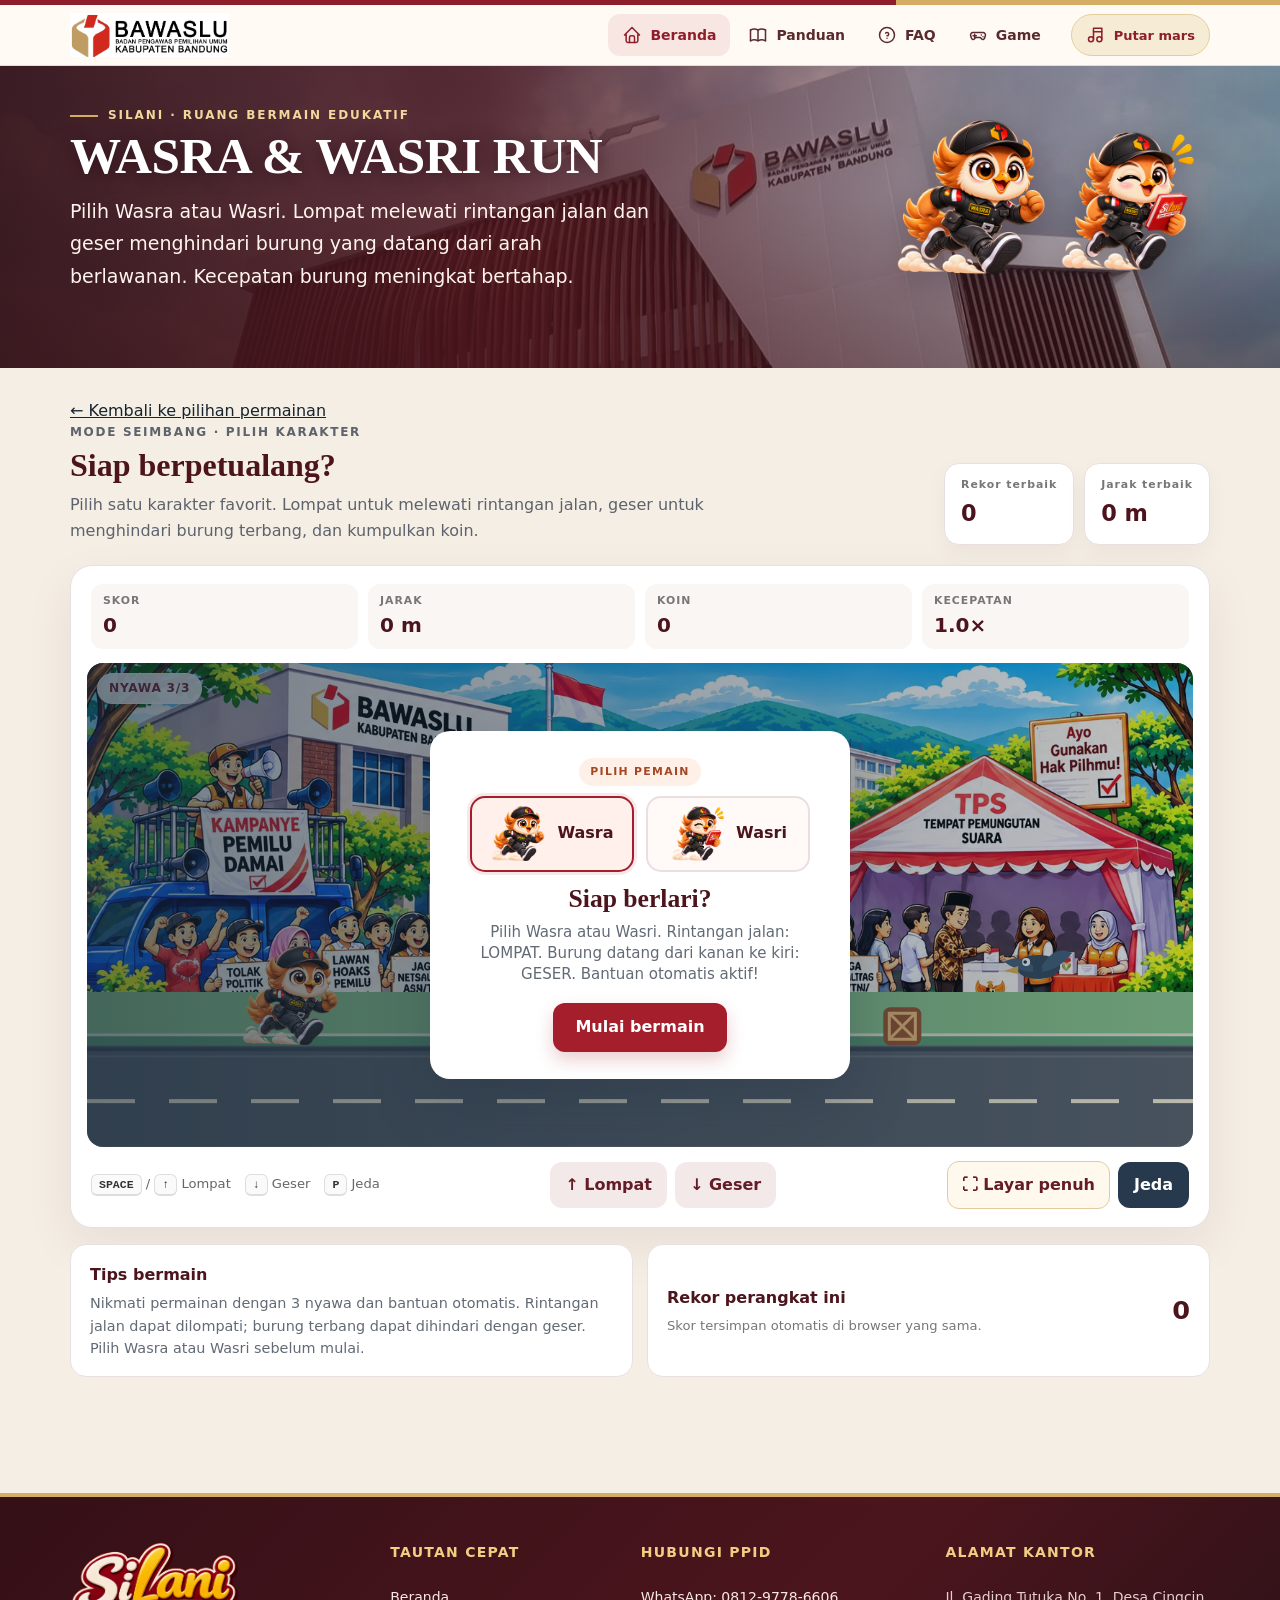
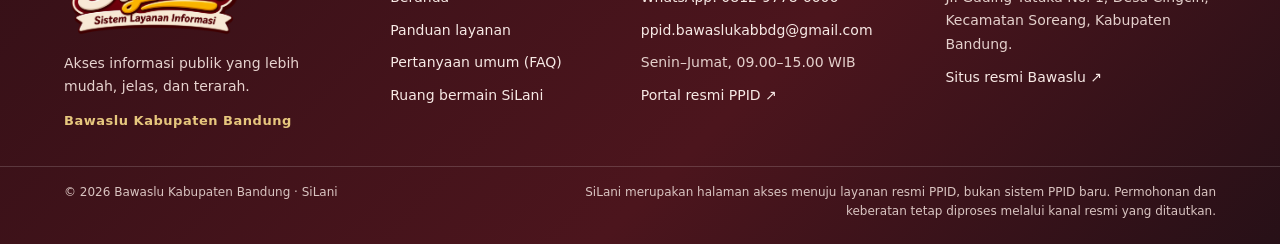
<file: run.html>
<!DOCTYPE html>
<html lang="id">
<head>
<meta charset="utf-8">
<meta name="viewport" content="width=device-width,initial-scale=1,viewport-fit=cover">
<meta name="theme-color" content="#4c151d">
<title>WASRA &amp; WASRI RUN | SiLani</title>
<meta name="description" content="SiLani: satu pintu akses layanan informasi publik Bawaslu Kabupaten Bandung. Ajukan permohonan, telusuri daftar informasi, cek status, dan hubungi petugas.">
<meta property="og:type" content="website">
<meta property="og:title" content="SiLani | Sistem Layanan Informasi Bawaslu Kabupaten Bandung">
<meta property="og:description" content="SiLani: satu pintu akses layanan informasi publik Bawaslu Kabupaten Bandung. Ajukan permohonan, telusuri daftar informasi, cek status, dan hubungi petugas.">
<meta property="og:image" content="gedung-bawaslu-bandung.jpeg">
<link rel="icon" href="logo-bawaslu-bandung.png">
<link rel="preconnect" href="https://fonts.googleapis.com">
<link rel="preconnect" href="https://fonts.gstatic.com" crossorigin>
<link href="https://fonts.googleapis.com/css2?family=Great+Vibes&display=swap" rel="stylesheet">
<link rel="stylesheet" href="styles.css?v=20261101-logo-clean">
<link rel="stylesheet" href="game.css?v=20261107-pilih-pemain-v7">
</head>
<body>
<svg xmlns="http://www.w3.org/2000/svg" style="display:none" aria-hidden="true">
<symbol id="i-file-text" viewBox="0 0 24 24" fill="none" stroke="currentColor" stroke-width="1.8" stroke-linecap="round" stroke-linejoin="round"><path d="M14 3v4a1 1 0 0 0 1 1h4" /> <path d="M17 21h-10a2 2 0 0 1 -2 -2v-14a2 2 0 0 1 2 -2h7l5 5v11a2 2 0 0 1 -2 2z" /> <path d="M9 9l1 0" /> <path d="M9 13l6 0" /> <path d="M9 17l6 0" /></symbol>
<symbol id="i-list-details" viewBox="0 0 24 24" fill="none" stroke="currentColor" stroke-width="1.8" stroke-linecap="round" stroke-linejoin="round"><path d="M13 5h8" /> <path d="M13 9h5" /> <path d="M13 15h8" /> <path d="M13 19h5" /> <path d="M3 4m0 1a1 1 0 0 1 1 -1h4a1 1 0 0 1 1 1v4a1 1 0 0 1 -1 1h-4a1 1 0 0 1 -1 -1z" /> <path d="M3 14m0 1a1 1 0 0 1 1 -1h4a1 1 0 0 1 1 1v4a1 1 0 0 1 -1 1h-4a1 1 0 0 1 -1 -1z" /></symbol>
<symbol id="i-clipboard-check" viewBox="0 0 24 24" fill="none" stroke="currentColor" stroke-width="1.8" stroke-linecap="round" stroke-linejoin="round"><path d="M9 5h-2a2 2 0 0 0 -2 2v12a2 2 0 0 0 2 2h10a2 2 0 0 0 2 -2v-12a2 2 0 0 0 -2 -2h-2" /> <path d="M9 3m0 2a2 2 0 0 1 2 -2h2a2 2 0 0 1 2 2v0a2 2 0 0 1 -2 2h-2a2 2 0 0 1 -2 -2z" /> <path d="M9 14l2 2l4 -4" /></symbol>
<symbol id="i-brand-whatsapp" viewBox="0 0 24 24" fill="none" stroke="currentColor" stroke-width="1.8" stroke-linecap="round" stroke-linejoin="round"><path d="M3 21l1.65 -3.8a9 9 0 1 1 3.4 2.9l-5.05 .9" /> <path d="M9 10a.5 .5 0 0 0 1 0v-1a.5 .5 0 0 0 -1 0v1a5 5 0 0 0 5 5h1a.5 .5 0 0 0 0 -1h-1a.5 .5 0 0 0 0 1" /></symbol>
<symbol id="i-message-report" viewBox="0 0 24 24" fill="none" stroke="currentColor" stroke-width="1.8" stroke-linecap="round" stroke-linejoin="round"><path d="M18 4a3 3 0 0 1 3 3v8a3 3 0 0 1 -3 3h-5l-5 3v-3h-2a3 3 0 0 1 -3 -3v-8a3 3 0 0 1 3 -3h12z" /> <path d="M12 8v3" /> <path d="M12 14v.01" /></symbol>
<symbol id="i-world" viewBox="0 0 24 24" fill="none" stroke="currentColor" stroke-width="1.8" stroke-linecap="round" stroke-linejoin="round"><path d="M3 12a9 9 0 1 0 18 0a9 9 0 0 0 -18 0" /> <path d="M3.6 9h16.8" /> <path d="M3.6 15h16.8" /> <path d="M11.5 3a17 17 0 0 0 0 18" /> <path d="M12.5 3a17 17 0 0 1 0 18" /></symbol>
<symbol id="i-brand-instagram" viewBox="0 0 24 24" fill="none" stroke="currentColor" stroke-width="1.8" stroke-linecap="round" stroke-linejoin="round"><path d="M4 8a4 4 0 0 1 4 -4h8a4 4 0 0 1 4 4v8a4 4 0 0 1 -4 4h-8a4 4 0 0 1 -4 -4z" /> <path d="M9 12a3 3 0 1 0 6 0a3 3 0 0 0 -6 0" /> <path d="M16.5 7.5v.01" /></symbol>
<symbol id="i-building" viewBox="0 0 24 24" fill="none" stroke="currentColor" stroke-width="1.8" stroke-linecap="round" stroke-linejoin="round"><path d="M3 21l18 0" /> <path d="M9 8l1 0" /> <path d="M9 12l1 0" /> <path d="M9 16l1 0" /> <path d="M14 8l1 0" /> <path d="M14 12l1 0" /> <path d="M14 16l1 0" /> <path d="M5 21v-16a2 2 0 0 1 2 -2h10a2 2 0 0 1 2 2v16" /></symbol>
<symbol id="i-map-2" viewBox="0 0 24 24" fill="none" stroke="currentColor" stroke-width="1.8" stroke-linecap="round" stroke-linejoin="round"><path d="M12 18.5l-3 -1.5l-6 3v-13l6 -3l6 3l6 -3v7.5" /> <path d="M9 4v13" /> <path d="M15 7v5.5" /> <path d="M21.121 20.121a3 3 0 1 0 -4.242 0c.418 .419 1.125 1.045 2.121 1.879c1.051 -.89 1.759 -1.516 2.121 -1.879z" /> <path d="M19 18v.01" /></symbol>
<symbol id="i-building-bank" viewBox="0 0 24 24" fill="none" stroke="currentColor" stroke-width="1.8" stroke-linecap="round" stroke-linejoin="round"><path d="M3 21l18 0" /> <path d="M3 10l18 0" /> <path d="M5 6l7 -3l7 3" /> <path d="M4 10l0 11" /> <path d="M20 10l0 11" /> <path d="M8 14l0 3" /> <path d="M12 14l0 3" /> <path d="M16 14l0 3" /></symbol>
<symbol id="i-scale" viewBox="0 0 24 24" fill="none" stroke="currentColor" stroke-width="1.8" stroke-linecap="round" stroke-linejoin="round"><path d="M7 20l10 0" /> <path d="M6 6l6 -1l6 1" /> <path d="M12 3l0 17" /> <path d="M9 12l-3 -6l-3 6a3 3 0 0 0 6 0" /> <path d="M21 12l-3 -6l-3 6a3 3 0 0 0 6 0" /></symbol>
<symbol id="i-clock" viewBox="0 0 24 24" fill="none" stroke="currentColor" stroke-width="1.8" stroke-linecap="round" stroke-linejoin="round"><path d="M3 12a9 9 0 1 0 18 0a9 9 0 0 0 -18 0" /> <path d="M12 7v5l3 3" /></symbol>
<symbol id="i-cash" viewBox="0 0 24 24" fill="none" stroke="currentColor" stroke-width="1.8" stroke-linecap="round" stroke-linejoin="round"><path d="M7 15h-3a1 1 0 0 1 -1 -1v-8a1 1 0 0 1 1 -1h12a1 1 0 0 1 1 1v3" /> <path d="M7 9m0 1a1 1 0 0 1 1 -1h12a1 1 0 0 1 1 1v8a1 1 0 0 1 -1 1h-12a1 1 0 0 1 -1 -1z" /> <path d="M12 14a2 2 0 1 0 4 0a2 2 0 0 0 -4 0" /></symbol>
<symbol id="i-map-pin" viewBox="0 0 24 24" fill="none" stroke="currentColor" stroke-width="1.8" stroke-linecap="round" stroke-linejoin="round"><path d="M9 11a3 3 0 1 0 6 0a3 3 0 0 0 -6 0" /> <path d="M17.657 16.657l-4.243 4.243a2 2 0 0 1 -2.827 0l-4.244 -4.243a8 8 0 1 1 11.314 0z" /></symbol>
<symbol id="i-phone" viewBox="0 0 24 24" fill="none" stroke="currentColor" stroke-width="1.8" stroke-linecap="round" stroke-linejoin="round"><path d="M5 4h4l2 5l-2.5 1.5a11 11 0 0 0 5 5l1.5 -2.5l5 2v4a2 2 0 0 1 -2 2a16 16 0 0 1 -15 -15a2 2 0 0 1 2 -2" /></symbol>
<symbol id="i-mail" viewBox="0 0 24 24" fill="none" stroke="currentColor" stroke-width="1.8" stroke-linecap="round" stroke-linejoin="round"><path d="M3 7a2 2 0 0 1 2 -2h14a2 2 0 0 1 2 2v10a2 2 0 0 1 -2 2h-14a2 2 0 0 1 -2 -2v-10z" /> <path d="M3 7l9 6l9 -6" /></symbol>
<symbol id="i-home" viewBox="0 0 24 24" fill="none" stroke="currentColor" stroke-width="1.8" stroke-linecap="round" stroke-linejoin="round"><path d="M5 12l-2 0l9 -9l9 9l-2 0" /> <path d="M5 12v7a2 2 0 0 0 2 2h10a2 2 0 0 0 2 -2v-7" /> <path d="M9 21v-6a2 2 0 0 1 2 -2h2a2 2 0 0 1 2 2v6" /></symbol>
<symbol id="i-book" viewBox="0 0 24 24" fill="none" stroke="currentColor" stroke-width="1.8" stroke-linecap="round" stroke-linejoin="round"><path d="M3 19a9 9 0 0 1 9 0a9 9 0 0 1 9 0" /> <path d="M3 6a9 9 0 0 1 9 0a9 9 0 0 1 9 0" /> <path d="M3 6l0 13" /> <path d="M12 6l0 13" /> <path d="M21 6l0 13" /></symbol>
<symbol id="i-help-circle" viewBox="0 0 24 24" fill="none" stroke="currentColor" stroke-width="1.8" stroke-linecap="round" stroke-linejoin="round"><path d="M3 12a9 9 0 1 0 18 0a9 9 0 0 0 -18 0" /> <path d="M12 16v.01" /> <path d="M12 13a2 2 0 0 0 .914 -3.782a1.98 1.98 0 0 0 -2.414 .483" /></symbol>
<symbol id="i-external-link" viewBox="0 0 24 24" fill="none" stroke="currentColor" stroke-width="1.8" stroke-linecap="round" stroke-linejoin="round"><path d="M12 6h-6a2 2 0 0 0 -2 2v10a2 2 0 0 0 2 2h10a2 2 0 0 0 2 -2v-6" /> <path d="M11 13l9 -9" /> <path d="M15 4h5v5" /></symbol>
<symbol id="i-info-circle" viewBox="0 0 24 24" fill="none" stroke="currentColor" stroke-width="1.8" stroke-linecap="round" stroke-linejoin="round"><path d="M3 12a9 9 0 1 0 18 0a9 9 0 0 0 -18 0" /> <path d="M12 9h.01" /> <path d="M11 12h1v4h1" /></symbol>
<symbol id="i-music" viewBox="0 0 24 24" fill="none" stroke="currentColor" stroke-width="1.8" stroke-linecap="round" stroke-linejoin="round"><path d="M3 17a3 3 0 1 0 6 0a3 3 0 0 0 -6 0" /> <path d="M13 17a3 3 0 1 0 6 0a3 3 0 0 0 -6 0" /> <path d="M9 17v-13h10v13" /> <path d="M9 8h10" /></symbol>
<symbol id="i-layout-grid" viewBox="0 0 24 24" fill="none" stroke="currentColor" stroke-width="1.8" stroke-linecap="round" stroke-linejoin="round"><path d="M4 4m0 1a1 1 0 0 1 1 -1h4a1 1 0 0 1 1 1v4a1 1 0 0 1 -1 1h-4a1 1 0 0 1 -1 -1z" /> <path d="M14 4m0 1a1 1 0 0 1 1 -1h4a1 1 0 0 1 1 1v4a1 1 0 0 1 -1 1h-4a1 1 0 0 1 -1 -1z" /> <path d="M4 14m0 1a1 1 0 0 1 1 -1h4a1 1 0 0 1 1 1v4a1 1 0 0 1 -1 1h-4a1 1 0 0 1 -1 -1z" /> <path d="M14 14m0 1a1 1 0 0 1 1 -1h4a1 1 0 0 1 1 1v4a1 1 0 0 1 -1 1h-4a1 1 0 0 1 -1 -1z" /></symbol>
<symbol id="i-search" viewBox="0 0 24 24" fill="none" stroke="currentColor" stroke-width="1.8" stroke-linecap="round" stroke-linejoin="round"><path d="M10 10m-7 0a7 7 0 1 0 14 0a7 7 0 1 0 -14 0" /> <path d="M21 21l-6 -6" /></symbol>
<symbol id="i-arrow-right" viewBox="0 0 24 24" fill="none" stroke="currentColor" stroke-width="1.8" stroke-linecap="round" stroke-linejoin="round"><path d="M5 12l14 0" /> <path d="M13 18l6 -6" /> <path d="M13 6l6 6" /></symbol>
<symbol id="i-chevron-down" viewBox="0 0 24 24" fill="none" stroke="currentColor" stroke-width="1.8" stroke-linecap="round" stroke-linejoin="round"><path d="M6 9l6 6l6 -6" /></symbol>
<symbol id="i-qrcode" viewBox="0 0 24 24" fill="none" stroke="currentColor" stroke-width="1.8" stroke-linecap="round" stroke-linejoin="round"><path d="M4 4m0 1a1 1 0 0 1 1 -1h4a1 1 0 0 1 1 1v4a1 1 0 0 1 -1 1h-4a1 1 0 0 1 -1 -1z" /> <path d="M7 17l0 .01" /> <path d="M14 4m0 1a1 1 0 0 1 1 -1h4a1 1 0 0 1 1 1v4a1 1 0 0 1 -1 1h-4a1 1 0 0 1 -1 -1z" /> <path d="M7 7l0 .01" /> <path d="M4 14m0 1a1 1 0 0 1 1 -1h4a1 1 0 0 1 1 1v4a1 1 0 0 1 -1 1h-4a1 1 0 0 1 -1 -1z" /> <path d="M17 7l0 .01" /> <path d="M14 14l3 0" /> <path d="M20 14l0 .01" /> <path d="M14 14l0 3" /> <path d="M14 20l3 0" /> <path d="M17 17l3 0" /> <path d="M20 17l0 3" /></symbol>
<symbol id="i-list-check" viewBox="0 0 24 24" fill="none" stroke="currentColor" stroke-width="1.8" stroke-linecap="round" stroke-linejoin="round"><path d="M3.5 5.5l1.5 1.5l2.5 -2.5" /> <path d="M3.5 11.5l1.5 1.5l2.5 -2.5" /> <path d="M3.5 17.5l1.5 1.5l2.5 -2.5" /> <path d="M11 6l9 0" /> <path d="M11 12l9 0" /> <path d="M11 18l9 0" /></symbol>
<symbol id="i-device-mobile" viewBox="0 0 24 24" fill="none" stroke="currentColor" stroke-width="1.8" stroke-linecap="round" stroke-linejoin="round"><path d="M6 5a2 2 0 0 1 2 -2h8a2 2 0 0 1 2 2v14a2 2 0 0 1 -2 2h-8a2 2 0 0 1 -2 -2v-14z" /> <path d="M11 4h2" /> <path d="M12 17v.01" /></symbol>
<symbol id="i-send" viewBox="0 0 24 24" fill="none" stroke="currentColor" stroke-width="1.8" stroke-linecap="round" stroke-linejoin="round"><path d="M10 14l11 -11" /> <path d="M21 3l-6.5 18a.55 .55 0 0 1 -1 0l-3.5 -7l-7 -3.5a.55 .55 0 0 1 0 -1l18 -6.5" /></symbol>
<symbol id="i-player-pause" viewBox="0 0 24 24" fill="none" stroke="currentColor" stroke-width="1.8" stroke-linecap="round" stroke-linejoin="round"><path d="M6 5m0 1a1 1 0 0 1 1 -1h2a1 1 0 0 1 1 1v12a1 1 0 0 1 -1 1h-2a1 1 0 0 1 -1 -1z" /> <path d="M14 5m0 1a1 1 0 0 1 1 -1h2a1 1 0 0 1 1 1v12a1 1 0 0 1 -1 1h-2a1 1 0 0 1 -1 -1z" /></symbol>
<symbol id="i-player-play" viewBox="0 0 24 24" fill="none" stroke="currentColor" stroke-width="1.8" stroke-linecap="round" stroke-linejoin="round"><path d="M7 4v16l13 -8z" /></symbol>
<symbol id="i-file-upload" viewBox="0 0 24 24" fill="none" stroke="currentColor" stroke-width="1.8" stroke-linecap="round" stroke-linejoin="round"><path d="M14 3v4a1 1 0 0 0 1 1h4" /> <path d="M17 21h-10a2 2 0 0 1 -2 -2v-14a2 2 0 0 1 2 -2h7l5 5v11a2 2 0 0 1 -2 2z" /> <path d="M12 11v6" /> <path d="M9.5 13.5l2.5 -2.5l2.5 2.5" /></symbol>
</svg>
<a class="skip" href="#isi">Lewati ke isi</a><div class="topline"></div>
<header class="site-header">
  <div class="bar">
    <a class="brand" href="index.html" aria-label="SiLani, beranda"><img src="logo-bawaslu-bandung.png" alt="Bawaslu Kabupaten Bandung"></a>
    <nav class="nav" aria-label="Navigasi utama"><a href="index.html" aria-current="page"><svg class="ic" aria-hidden="true" focusable="false"><use href="#i-home"/></svg><span>Beranda</span></a><a href="panduan.html"><svg class="ic" aria-hidden="true" focusable="false"><use href="#i-book"/></svg><span>Panduan</span></a><a href="faq.html"><svg class="ic" aria-hidden="true" focusable="false"><use href="#i-help-circle"/></svg><span>FAQ</span></a><a href="game.html"><svg class="ic" aria-hidden="true" focusable="false" viewBox="0 0 24 24" fill="none" stroke="currentColor" stroke-width="1.8" stroke-linecap="round" stroke-linejoin="round"><path d="M6 9h12a3 3 0 0 1 2.8 4l-1 3a2 2 0 0 1-3.4.7L14.8 15H9.2l-1.6 1.7a2 2 0 0 1-3.4-.7l-1-3A3 3 0 0 1 6 9Z"/><path d="M8 11v4M6 13h4M16 12h.01M18 14h.01"/></svg><span>Game</span></a></nav>
    <button class="music" id="musicBtn" type="button" aria-pressed="false" aria-label="Putar Mars Pengawas Pemilu">
      <svg class="ic" aria-hidden="true" focusable="false"><use href="#i-music"/></svg><span class="music-label" id="musicLabel">Putar mars</span>
      <span class="eq" aria-hidden="true"><i></i><i></i><i></i></span>
    </button>
  </div>
</header>
<section class="page-hero game-hero"><div class="hero-in"><div class="hero-text"><p class="eyebrow">SiLani · Ruang bermain edukatif</p><h1>WASRA &amp; WASRI RUN</h1><p class="hero-copy">Pilih Wasra atau Wasri. Lompat melewati rintangan jalan dan geser menghindari burung yang datang dari arah berlawanan. Kecepatan burung meningkat bertahap.</p></div><div class="hero-mascots page-mascots"><img class="hero-pair" src="wasra-wasri-game-hero.png?v=20261105-v15" alt="Maskot SiLani Wasra dan Wasri"></div></div></section>

<main id="isi" class="game-main"><div class="wrap">
<p class="game-back"><a href="game.html">← Kembali ke pilihan permainan</a></p>
<section class="wwr-intro"><div><p class="kicker">Mode seimbang · Pilih karakter</p><h2>Siap berpetualang?</h2><p>Pilih satu karakter favorit. Lompat untuk melewati rintangan jalan, geser untuk menghindari burung terbang, dan kumpulkan koin.</p></div><div class="wwr-bests"><div><span>Rekor terbaik</span><strong id="wwr-best">0</strong></div><div><span>Jarak terbaik</span><strong id="wwr-best-distance">0 m</strong></div></div></section>
<section class="wwr-game-card" aria-label="Permainan Wasra dan Wasri Run">
 <div class="wwr-hud"><div><span class="wwr-label">SKOR</span><strong id="wwr-score">0</strong></div><div><span class="wwr-label">JARAK</span><strong id="wwr-distance">0 m</strong></div><div><span class="wwr-label">KOIN</span><strong id="wwr-coins">0</strong></div><div class="wwr-speed"><span class="wwr-label">KECEPATAN</span><strong id="wwr-speed">1.0×</strong></div></div>
 <div class="wwr-stage"><div class="wwr-lives" id="wwr-lives" aria-live="polite">NYAWA 3/3</div><canvas id="wwr-canvas" width="960" height="420" aria-label="Permainan lari Wasra dan Wasri dengan latar kampanye damai, TPS, dan masyarakat pendukung"></canvas>
  <div class="wwr-overlay" id="wwr-overlay"><div class="wwr-overlay-panel">
   <span class="wwr-pill">PILIH PEMAIN</span>
   <div class="wwr-player-picker" id="wwr-player-picker" role="group" aria-label="Pilih karakter permainan">
    <button class="wwr-player-option is-selected" type="button" data-player-choice="wasra" aria-pressed="true"><img src="WASRA.png?v=20261107-player-select" alt=""><span>Wasra</span></button>
    <button class="wwr-player-option" type="button" data-player-choice="wasri" aria-pressed="false"><img src="WASRI.png?v=20261107-player-select" alt=""><span>Wasri</span></button>
   </div>
   <h2 id="wwr-overlay-title">Siap berlari?</h2>
   <p id="wwr-overlay-copy">Pilih Wasra atau Wasri. Rintangan jalan: LOMPAT. Burung datang dari kanan ke kiri: GESER. Bantuan otomatis aktif!</p>
   <button class="wwr-primary" id="wwr-start" type="button">Mulai bermain</button>
  </div></div>
 </div>
 <div class="wwr-controls"><div class="wwr-hint"><span><kbd>SPACE</kbd> / <kbd>↑</kbd> Lompat</span><span><kbd>↓</kbd> Geser</span><span><kbd>P</kbd> Jeda</span></div><div class="wwr-touch"><button type="button" id="wwr-jump" aria-label="Lompat">↑ Lompat</button><button type="button" id="wwr-slide" aria-label="Geser">↓ Geser</button></div><div class="wwr-action-buttons"><button type="button" class="wwr-fullscreen" id="wwr-fullscreen" aria-label="Aktifkan layar penuh" title="Layar penuh">⛶ <span id="wwr-fullscreen-label">Layar penuh</span></button><button type="button" class="wwr-pause" id="wwr-pause">Jeda</button></div></div>
</section>
<section class="wwr-bottom"><div class="wwr-tip"><strong>Tips bermain</strong><p>Nikmati permainan dengan 3 nyawa dan bantuan otomatis. Rintangan jalan dapat dilompati; burung terbang dapat dihindari dengan geser. Pilih Wasra atau Wasri sebelum mulai.</p></div><div class="wwr-leaderboard"><div><strong>Rekor perangkat ini</strong><span>Skor tersimpan otomatis di browser yang sama.</span></div><strong id="wwr-record">0</strong></div></section>
</div></main>
<footer class="site-footer silani-footer">
  <div class="footer-main">
    <section class="footer-brand-block" aria-label="Tentang SiLani">
      <a class="footer-logo-link" href="index.html" aria-label="SiLani - Beranda"><img src="silani-logo-clean.png" alt="SiLani — Sistem Layanan Informasi"></a>
      <p class="footer-tagline">Akses informasi publik yang lebih mudah, jelas, dan terarah.</p>
      <span class="footer-unit">Bawaslu Kabupaten Bandung</span>
    </section>
    <nav class="footer-links" aria-label="Tautan cepat"><h2>Tautan cepat</h2>
      <a href="index.html">Beranda</a><a href="panduan.html">Panduan layanan</a><a href="faq.html">Pertanyaan umum (FAQ)</a><a href="game.html">Ruang bermain SiLani</a>
    </nav>
    <section class="footer-contact"><h2>Hubungi PPID</h2>
      <a href="https://wa.me/6281297786606" target="_blank" rel="noopener noreferrer">WhatsApp: 0812-9778-6606</a>
      <a href="mailto:ppid.bawaslukabbdg@gmail.com">ppid.bawaslukabbdg@gmail.com</a>
      <p>Senin–Jumat, 09.00–15.00 WIB</p>
      <a href="https://ppid-bandungkab.bawaslu.go.id" target="_blank" rel="noopener noreferrer">Portal resmi PPID ↗</a>
    </section>
    <section class="footer-address"><h2>Alamat kantor</h2>
      <p>Jl. Gading Tutuka No. 1, Desa Cingcin, Kecamatan Soreang, Kabupaten Bandung.</p>
      <a href="https://www.bawaslu.go.id" target="_blank" rel="noopener noreferrer">Situs resmi Bawaslu ↗</a>
    </section>
  </div>
  <div class="footer-bottom"><p>© 2026 Bawaslu Kabupaten Bandung · SiLani</p><p>SiLani merupakan halaman akses menuju layanan resmi PPID, bukan sistem PPID baru. Permohonan dan keberatan tetap diproses melalui kanal resmi yang ditautkan.</p></div>
</footer>
<audio id="mars" preload="metadata" loop><source src="MARS%20PENGAWAS%20PEMILU%20(1).mp3" type="audio/mpeg"></audio>
<script src="game.js?v=20261107-mode-seimbang-v8"></script>
<script src="silani.js?v=20261106-same-landscape-pan-v4"></script>
</body>
</html>
</file>
<file: styles.css>
:root{
  --maroon:#8e1e29;--maroon-2:#a52a35;--deep:#4c151d;--deeper:#351218;
  --gold:#d4ad62;--gold-dk:#8a6420;--gold-soft:#f6ecd6;
  --cream:#f5eee4;--paper:#fffaf4;--ink:#17232d;--muted:#5a636b;--line:#e8dccd;
  --rose:#f8e6e3;--white:#fff;
  --r:16px;--shadow:0 8px 24px rgba(52,25,18,.08);--shadow-lg:0 16px 40px rgba(52,25,18,.14);
  --serif:Georgia,"Times New Roman",serif;
  --sans:system-ui,-apple-system,"Segoe UI",Roboto,"Helvetica Neue",Arial,sans-serif;
  --wm:"Great Vibes","Brush Script MT","Segoe Script",cursive;
}
*,*::before,*::after{box-sizing:border-box}
html{scroll-behavior:smooth;-webkit-text-size-adjust:100%}
body{margin:0;background:var(--cream);color:var(--ink);font-family:var(--sans);font-size:16px;line-height:1.6}
img{max-width:100%;height:auto}
a{color:inherit}
h1,h2,h3{font-family:var(--serif);line-height:1.2;margin:0}
p{margin:0}
.skip{position:absolute;left:-999px;top:8px;background:var(--deep);color:#fff;padding:10px 14px;border-radius:8px;z-index:100}
.skip:focus{left:8px}
:focus-visible{outline:3px solid var(--gold);outline-offset:2px;border-radius:6px}

.ic{width:20px;height:20px;flex:none}
.ic.sm{width:15px;height:15px}
.ic.lg{width:30px;height:30px}

.topline{height:5px;background:linear-gradient(90deg,var(--maroon) 0 70%,var(--gold) 70% 100%)}

.site-header{position:sticky;top:0;z-index:30;background:rgba(255,250,244,.96);backdrop-filter:blur(8px);border-bottom:1px solid var(--line)}
.bar{max-width:1180px;margin:0 auto;padding:8px 20px;display:grid;grid-template-columns:auto 1fr auto;align-items:center;gap:8px 16px}
.brand img{display:block;height:44px;width:auto}
.nav{display:flex;justify-content:flex-end;gap:4px}
.nav a{display:inline-flex;align-items:center;gap:8px;min-height:42px;padding:0 14px;border-radius:12px;text-decoration:none;font-size:14px;font-weight:700;color:#5a2a2f}
.nav a:hover{background:var(--rose);color:var(--maroon)}
.nav a[aria-current="page"]{background:var(--rose);color:var(--maroon)}

.music{display:inline-flex;align-items:center;gap:8px;min-height:42px;padding:0 14px;border:1px solid #e2cf9f;border-radius:999px;background:var(--gold-soft);color:var(--maroon);font:700 13px/1 var(--sans);cursor:pointer}
.music:hover{background:#f1e3bd}
.music .eq{display:none;gap:2px;align-items:flex-end;height:14px}
.music .eq i{width:3px;height:100%;background:var(--maroon);border-radius:2px;transform-origin:bottom;animation:eq 1s ease-in-out infinite}
.music .eq i:nth-child(2){animation-delay:.2s}
.music .eq i:nth-child(3){animation-delay:.4s}
.music[aria-pressed="true"] .eq{display:inline-flex}
@keyframes eq{0%,100%{transform:scaleY(.3)}50%{transform:scaleY(1)}}

.hero,.page-hero{position:relative;isolation:isolate;overflow:hidden;background:var(--deep);color:#fff}
.hero::before,.page-hero::before{content:"";position:absolute;inset:0;z-index:-2;background:url("gedung-bawaslu-bandung.jpeg") center 42%/cover no-repeat}
.hero::after,.page-hero::after{content:"";position:absolute;inset:0;z-index:-1;background:linear-gradient(90deg,rgba(53,18,24,.94) 0%,rgba(76,21,29,.84) 38%,rgba(76,21,29,.45) 70%,rgba(30,30,34,.12) 100%),linear-gradient(0deg,rgba(53,18,24,.35),transparent 60%)}
.hero{padding-bottom:44px}
.page-hero{padding-bottom:40px}
.hero-in{max-width:1180px;margin:0 auto;padding:0 20px;display:grid;grid-template-columns:minmax(0,1fr) minmax(180px,340px);align-items:end;gap:8px}
.hero-text{padding:48px 0 4px}
.page-hero .hero-in{grid-template-columns:minmax(0,1fr) minmax(140px,260px)}
.page-hero .hero-text{padding:40px 0 36px}
.eyebrow{display:flex;align-items:center;gap:10px;color:#f1d79c;font-size:12px;font-weight:800;letter-spacing:.16em;text-transform:uppercase}
.eyebrow::before{content:"";width:28px;height:2px;background:var(--gold)}
.wordmark{font-family:var(--wm);font-weight:400;font-size:clamp(84px,16vw,136px);line-height:.95;letter-spacing:0;margin:6px 0 4px;text-shadow:0 4px 18px rgba(0,0,0,.25);display:flex}
.wordmark span:first-child{color:#fff8ef}
.wordmark span:last-child{color:var(--gold)}
.hero-sub{font-family:var(--serif);font-size:clamp(19px,2.4vw,26px);font-weight:700;margin-top:2px}
.hero-copy{max-width:520px;margin-top:10px;color:#f6e9e2;font-size:15px;line-height:1.65}
.page-hero h1{font-size:clamp(32px,5vw,48px);margin:10px 0 8px;letter-spacing:-.01em}
.mascot{width:100%;max-height:300px;object-fit:contain;object-position:bottom right;justify-self:end;filter:drop-shadow(0 10px 12px rgba(20,8,10,.3));pointer-events:none}

.wrap{max-width:1180px;margin:0 auto;padding:0 20px}
main{display:block}
.primary{position:relative;z-index:2;margin-top:-34px;display:grid;grid-template-columns:minmax(0,1fr) auto;gap:20px;align-items:center;padding:26px 28px;background:linear-gradient(115deg,#fff2d9,#fffaf1);border:1px solid #ead7b0;border-radius:20px;box-shadow:var(--shadow-lg)}
.kicker{font-size:12px;font-weight:800;letter-spacing:.14em;text-transform:uppercase;color:var(--maroon)}
.primary h2{font-size:clamp(24px,3.4vw,34px);color:#6b1a24;margin:6px 0 6px}
.primary p{color:#5f4c4d;font-size:15px}
.tip{display:flex;align-items:center;gap:10px;margin-top:12px;padding:10px 12px;background:rgba(255,255,255,.7);border:1px dashed #d9c28f;border-radius:12px;font-size:14px;color:#5a2a2f}
.tip .ic{color:var(--gold-dk)}

.btn{display:inline-flex;align-items:center;justify-content:center;gap:10px;min-height:52px;padding:0 24px;border-radius:14px;background:linear-gradient(135deg,var(--maroon-2),#701925);color:#fff;font-weight:800;font-size:16px;text-decoration:none;box-shadow:0 4px 0 var(--deep);transition:transform .15s,box-shadow .15s}
.btn:hover{transform:translateY(-2px);box-shadow:0 6px 0 var(--deep)}
.btn:active{transform:translateY(2px);box-shadow:0 1px 0 var(--deep)}
.btn.sm{min-height:44px;padding:0 18px;font-size:14px;box-shadow:none}
.btn.sm:hover,.btn.sm:active{box-shadow:none}
.btn.ghost{background:var(--white);color:var(--maroon);border:1.5px solid var(--maroon);box-shadow:none}
.btn.ghost:hover{background:var(--rose);box-shadow:none}
.actions{display:flex;flex-wrap:wrap;gap:12px;margin-top:20px}

.block{margin-top:40px}
.head{margin-bottom:16px}
.head h2{font-size:clamp(22px,2.6vw,28px);color:var(--maroon)}
.head h2::after{content:"";display:block;width:56px;height:3px;background:var(--gold);border-radius:3px;margin-top:8px}
.head p{margin-top:8px;color:var(--muted);font-size:14px}

.grid{display:grid;gap:14px}
.g4{grid-template-columns:repeat(4,minmax(0,1fr))}
.g3{grid-template-columns:repeat(3,minmax(0,1fr))}
.card{position:relative;display:flex;flex-direction:column;align-items:flex-start;gap:8px;min-height:170px;padding:20px 18px 16px;background:var(--paper);border:1px solid var(--line);border-radius:var(--r);box-shadow:var(--shadow);text-decoration:none;overflow:hidden;transition:transform .18s,border-color .18s,box-shadow .18s}
.card::before{content:"";position:absolute;left:0;top:0;bottom:0;width:4px;background:var(--maroon)}
.card.chan::before{background:var(--gold)}
.card:hover{transform:translateY(-3px);border-color:#d8b76e;box-shadow:var(--shadow-lg)}
.ico{display:grid;place-items:center;flex:none;width:44px;height:44px;border-radius:50%;background:var(--rose);color:var(--maroon)}
.chan .ico{background:var(--gold-soft);color:var(--gold-dk)}
.card strong{font-family:var(--serif);font-size:17px;line-height:1.3;color:var(--ink)}
.card small{font-size:13px;line-height:1.5;color:var(--muted)}
.go{margin-top:auto;display:inline-flex;align-items:center;gap:6px;font-size:13px;font-weight:800;color:var(--maroon)}

.flow{list-style:none;margin:0;padding:0;display:grid;grid-template-columns:repeat(4,minmax(0,1fr));gap:14px;counter-reset:s}
.flow li{display:flex;gap:12px;align-items:flex-start;padding:16px;background:var(--paper);border:1px solid var(--line);border-radius:var(--r)}
.sn{flex:none;display:grid;place-items:center;width:34px;height:34px;border-radius:50%;background:var(--maroon);color:#fff;font-weight:800;font-size:15px}
.st strong{display:block;font-size:15px}
.st small{display:block;margin-top:2px;font-size:13px;color:var(--muted);line-height:1.5}

.help{margin-top:40px;display:grid;grid-template-columns:auto minmax(0,1fr) auto;gap:16px;align-items:center;padding:22px 24px;background:var(--deep);color:#fff;border-radius:20px}
.help .ic.lg{color:var(--gold)}
.help strong{display:block;font-family:var(--serif);font-size:18px}
.help span{display:block;margin-top:2px;font-size:14px;color:#ecd9d6}
.help-act{display:flex;flex-wrap:wrap;gap:10px}
.help .btn{background:var(--gold);color:#2b1a05}
.help .btn.ghost{background:transparent;color:#fff;border:1.5px solid rgba(255,255,255,.6)}
.help .btn.ghost:hover{background:rgba(255,255,255,.12)}

.band{margin-top:44px;padding:36px 0 44px;background:#efe3d3;border-top:1px solid #e3d3bf}
.band .card{background:#fffcf7}

.infocard{position:relative;z-index:2;margin-top:-30px;padding:22px 24px;background:var(--paper);border:1px solid var(--line);border-radius:20px;box-shadow:var(--shadow-lg)}
.info-grid{display:grid;grid-template-columns:repeat(4,minmax(0,1fr));gap:18px}
.info-i{display:flex;gap:12px;align-items:flex-start}
.info-i strong{display:block;font-size:14px}
.info-i small{display:block;font-size:13px;line-height:1.55;color:var(--muted);overflow-wrap:anywhere}
.note{display:flex;gap:10px;align-items:flex-start;margin-top:16px;padding:14px 16px;background:var(--paper);border:1px solid var(--line);border-left:4px solid var(--gold);border-radius:12px;font-size:14px}
.note .ic{color:var(--gold-dk);margin-top:2px}

.acc{margin-top:18px;background:var(--paper);border:1px solid var(--line);border-radius:var(--r);box-shadow:var(--shadow);overflow:hidden}
.acc summary{display:flex;align-items:center;gap:14px;padding:18px 20px;cursor:pointer;list-style:none}
.acc summary::-webkit-details-marker{display:none}
.acc-t{flex:1;min-width:0}
.acc-t strong{display:block;font-family:var(--serif);font-size:18px;color:var(--maroon)}
.acc-t small{display:block;font-size:13px;color:var(--muted)}
.chev{transition:transform .2s;color:var(--maroon)}
details[open]>summary .chev{transform:rotate(180deg)}
.acc-body{padding:4px 20px 22px;border-top:1px solid var(--line)}
.timeline{list-style:none;margin:16px 0 0;padding:0;display:grid;grid-template-columns:minmax(0,1fr);gap:0}
.timeline li>div{min-width:0}
.timeline li{position:relative;display:flex;gap:16px;padding:0 0 18px}
.timeline li:not(:last-child)::before{content:"";position:absolute;left:19px;top:42px;bottom:2px;width:2px;background:var(--line)}
.tn{flex:none;display:grid;place-items:center;width:40px;height:40px;border-radius:50%;background:var(--rose);color:var(--maroon);font-weight:800;font-size:14px}
.timeline h3{font-size:16px;margin:6px 0 4px;color:#6b1a24}
.timeline p{font-size:14px;color:#3b4650}
.duo{display:grid;grid-template-columns:repeat(2,minmax(0,1fr));gap:14px}
.detail{padding:20px;background:var(--paper);border:1px solid var(--line);border-radius:var(--r);box-shadow:var(--shadow)}
.detail h3{font-size:18px;margin:12px 0 8px;color:var(--maroon)}
.detail p{font-size:14px;margin-bottom:8px}
.detail a{color:var(--maroon);font-weight:700;overflow-wrap:anywhere}
.src{margin:24px 0 8px;font-size:13px;color:var(--muted)}
.src a{color:var(--maroon)}

.faq-tools{margin-top:-0px;padding-top:28px}
.search{display:flex;align-items:center;gap:10px;min-height:52px;padding:0 18px;background:var(--paper);border:1px solid var(--line);border-radius:999px;box-shadow:var(--shadow)}
.search .ic{color:var(--muted)}
.search input{flex:1;min-width:0;border:0;background:transparent;font:inherit;font-size:16px;color:var(--ink);outline:none}
.search:focus-within{border-color:var(--gold);box-shadow:0 0 0 3px rgba(212,173,98,.35)}
.chips{display:flex;gap:8px;margin-top:14px;overflow-x:auto;padding-bottom:6px;scrollbar-width:thin}
.chip{display:inline-flex;align-items:center;gap:8px;flex:none;min-height:42px;padding:0 16px;border:1px solid var(--line);border-radius:999px;background:var(--paper);color:#5a2a2f;font:700 14px/1 var(--sans);cursor:pointer}
.chip:hover{background:var(--rose)}
.chip.on{background:var(--maroon);border-color:var(--maroon);color:#fff}
.qlist{display:grid;gap:10px;margin-top:16px}
.q{background:var(--paper);border:1px solid var(--line);border-radius:var(--r);box-shadow:0 3px 10px rgba(52,25,18,.05)}
.q summary{display:flex;align-items:center;gap:14px;padding:16px 18px;cursor:pointer;list-style:none}
.q summary::-webkit-details-marker{display:none}
.qm{flex:none;display:grid;place-items:center;width:32px;height:32px;border:1.5px solid var(--maroon-2);border-radius:50%;color:var(--maroon);font-weight:800;font-size:14px}
.qt{flex:1;font-weight:700;font-size:16px}
.q[open]{border-color:#d8b76e}
.q[open] .qm{background:var(--maroon);color:#fff}
.qa{padding:0 18px 18px 64px;font-size:15px;color:#3b4650}
.empty{margin-top:16px;padding:18px;text-align:center;color:var(--muted);background:var(--paper);border:1px dashed var(--line);border-radius:var(--r)}

.site-footer{margin-top:48px;background:var(--deeper);color:#f3e6e4}
.foot{max-width:1180px;margin:0 auto;padding:26px 20px;display:flex;justify-content:space-between;gap:24px;font-size:13px;line-height:1.7}
.foot-brand{display:block;font-family:var(--wm);font-size:34px;font-weight:400;color:var(--gold);line-height:1.1}
.foot p{max-width:520px;color:#d9c6c5}

@media(max-width:900px){
  .g4{grid-template-columns:repeat(2,minmax(0,1fr))}
  .g3{grid-template-columns:repeat(2,minmax(0,1fr))}
  .flow{grid-template-columns:repeat(2,minmax(0,1fr))}
  .info-grid{grid-template-columns:repeat(2,minmax(0,1fr))}
  .help{grid-template-columns:auto minmax(0,1fr)}
  .help-act{grid-column:1/-1}
}
@media(max-width:640px){
  .bar{grid-template-columns:1fr auto;padding:8px 14px;gap:6px 10px}
  .brand img{height:38px}
  .nav{grid-column:1/-1;order:3;justify-content:stretch;gap:6px;padding:2px 0 4px}
  .nav a{flex:1;justify-content:center;min-height:44px;padding:0 8px;background:var(--white);border:1px solid var(--line);font-size:13px}
  .nav a[aria-current="page"]{background:var(--maroon);border-color:var(--maroon);color:#fff}
  .music{width:44px;padding:0;justify-content:center}
  .music-label{position:absolute;width:1px;height:1px;overflow:hidden;clip:rect(0 0 0 0)}
  .music .eq{position:absolute;right:6px;top:6px;height:10px}
  .music{position:relative}
  .hero{padding-bottom:40px}
  .hero::after,.page-hero::after{background:linear-gradient(180deg,rgba(53,18,24,.9),rgba(76,21,29,.78) 55%,rgba(53,18,24,.66))}
  .hero-in,.page-hero .hero-in{grid-template-columns:1fr;padding:0 16px;gap:0}
  .hero-text{padding:30px 0 0}
  .page-hero .hero-text{padding:28px 0 8px}
  .mascot{width:64%;max-width:260px;margin-top:-4px}
  .page-hero .mascot{width:44%;max-width:170px}
  .wrap{padding:0 14px}
  .primary{grid-template-columns:1fr;padding:22px 18px;margin-top:-30px}
  .primary .btn{width:100%}
  .grid{gap:10px}
  .card{min-height:158px;padding:16px 14px 14px}
  .card strong{font-size:15px}
  .card small{font-size:12.5px}
  .flow{grid-template-columns:1fr}
  .info-grid,.duo{grid-template-columns:1fr}
  .infocard{padding:18px;margin-top:-26px}
  .acc summary{padding:16px 14px;gap:12px}
  .acc-body{padding:2px 14px 18px}
  .qa{padding:0 16px 16px 16px}
  .help{padding:20px 18px}
  .foot{flex-direction:column;padding:22px 16px}
}
@media(max-width:380px){.g4,.g3{grid-template-columns:1fr}.card{min-height:0}}
@media(prefers-reduced-motion:reduce){html{scroll-behavior:auto}*,*::before,*::after{transition:none;animation:none}}


/* =========================
   SURVEI SiLani – FEATURE PANEL
   ========================= */
.survey-section{
  padding: 34px 20px 42px;
  background: linear-gradient(180deg, #f2e8da 0%, #f7efe5 100%);
}
.survey-panel{
  position:relative;
  isolation:isolate;
  display:grid;
  grid-template-columns:minmax(0,1.12fr) minmax(360px,.88fr);
  align-items:center;
  gap:18px;
  max-width:1480px;
  min-height:410px;
  margin:0 auto;
  padding:38px 42px;
  overflow:hidden;
  border:1px solid #dfbd7d;
  border-left:6px solid var(--gold);
  border-radius:22px;
  background:
    radial-gradient(circle at 78% 50%, rgba(247,224,191,.56), transparent 34%),
    linear-gradient(112deg,#fffaf4 0%,#fff8ef 58%,#f8ead9 100%);
  box-shadow:0 12px 32px rgba(65,30,25,.09);
}
.survey-copy{position:relative;z-index:2;max-width:720px}
.survey-eyebrow{
  display:flex;align-items:center;gap:14px;
  margin-bottom:16px;
  color:#b18135;font-size:13px;font-weight:800;
  letter-spacing:.19em;
}
.survey-eyebrow-line{width:58px;height:4px;border-radius:5px;background:var(--gold)}
.survey-copy h2{
  max-width:760px;margin:0 0 12px;
  color:var(--deep);font-family:var(--serif);
  font-size:clamp(30px,3.4vw,48px);line-height:1.13;
  letter-spacing:-.025em;
}
.survey-copy h2 span{color:#9a6c20}
.survey-description{
  max-width:660px;color:#555d63;
  font-size:16px;line-height:1.75;
}
.survey-benefits{
  display:flex;flex-wrap:wrap;gap:16px;
  margin:24px 0 25px;
}
.survey-benefit{
  display:flex;align-items:center;gap:11px;
  min-width:150px;padding-right:17px;
  border-right:1px solid #eadcc9;
}
.survey-benefit:last-child{border-right:0;padding-right:0}
.survey-benefit-icon{
  display:grid;place-items:center;flex:none;
  width:48px;height:48px;border-radius:14px;
  background:#f9e8e2;color:var(--maroon);
  font-size:25px;font-weight:800;
}
.survey-benefit small,.survey-benefit strong{display:block}
.survey-benefit small{color:#59616a;font-size:12px;line-height:1.35}
.survey-benefit strong{margin-top:3px;color:#7f202b;font-size:14px;line-height:1.35}
.survey-button{
  display:inline-flex;align-items:center;justify-content:center;gap:14px;
  min-width:310px;min-height:66px;padding:13px 24px;
  border:1px solid #c99545;border-radius:17px;
  background:linear-gradient(135deg,#a72b37,#811c2a);
  color:#fff;text-decoration:none;
  font-size:18px;font-weight:800;
  box-shadow:0 5px 0 #5b1821,0 12px 22px rgba(105,25,36,.18);
  transition:transform .2s ease,box-shadow .2s ease,filter .2s ease;
}
.survey-button:hover{
  color:#fff;filter:brightness(1.06);
  transform:translateY(-2px);
  box-shadow:0 7px 0 #5b1821,0 16px 25px rgba(105,25,36,.2);
}
.survey-button-icon{font-size:25px;line-height:1}
.survey-arrow{margin-left:auto;font-size:25px;font-weight:500}
.survey-note{margin-top:13px;color:#82766b;font-size:12px}
.survey-visual{
  position:relative;align-self:stretch;min-height:330px;
  display:flex;align-items:center;justify-content:center;
}
.survey-visual-orbit{
  position:absolute;width:min(100%,500px);aspect-ratio:1;
  border-radius:50%;
  background:radial-gradient(circle,rgba(231,196,143,.48) 0 48%,rgba(231,196,143,.13) 49% 66%,transparent 67%);
}
.survey-dot-pattern{
  position:absolute;top:8%;left:8%;width:88px;height:76px;
  opacity:.72;
  background-image:radial-gradient(#e9b96e 3px,transparent 3.5px);
  background-size:19px 19px;
}
.survey-mascot{
  position:relative;z-index:1;display:block;
  width:100%;max-width:600px;max-height:380px;
  object-fit:contain;filter:drop-shadow(0 12px 12px rgba(54,27,17,.12));
}
.survey-sticker{
  position:absolute;z-index:2;right:0;bottom:0;
  display:grid;grid-template-columns:1fr auto;align-items:center;
  column-gap:12px;padding:12px 14px 12px 22px;
  border:1px solid #f0dfc2;border-radius:40px;
  background:#fff8eb;box-shadow:0 8px 22px rgba(65,30,25,.1);
  color:#54202a;text-align:center;
}
.survey-sticker-stars{grid-column:1/-1;color:#e5a83d;font-size:18px;letter-spacing:3px}
.survey-sticker strong{font-size:13px;line-height:1.35}
.survey-heart{
  display:grid;place-items:center;width:42px;height:42px;
  border-radius:50%;background:#9a2936;color:#fff;font-size:23px;
}

@media(max-width:980px){
  .survey-panel{grid-template-columns:minmax(0,1fr) minmax(280px,.8fr);padding:30px 28px;gap:8px}
  .survey-benefits{gap:12px}
  .survey-benefit{min-width:135px;padding-right:10px}
  .survey-mascot{max-height:330px}
}
@media(max-width:700px){
  .survey-section{padding:26px 14px 32px}
  .survey-panel{
    grid-template-columns:1fr;gap:4px;
    min-height:0;padding:26px 21px 20px;
    border-radius:18px;
  }
  .survey-copy h2{font-size:clamp(29px,8vw,38px)}
  .survey-description{font-size:14px;line-height:1.7}
  .survey-benefits{display:grid;grid-template-columns:1fr 1fr;gap:13px;margin:20px 0}
  .survey-benefit{border:0;padding:0;min-width:0}
  .survey-benefit-icon{width:42px;height:42px}
  .survey-benefit strong{font-size:12px}
  .survey-button{width:100%;min-width:0;min-height:58px;font-size:16px}
  .survey-visual{min-height:245px;margin-top:4px}
  .survey-mascot{max-height:285px;width:100%}
  .survey-sticker{right:0;bottom:-2px;padding:8px 11px 8px 15px}
  .survey-sticker-stars{font-size:14px}
  .survey-sticker strong{font-size:11px}
  .survey-heart{width:34px;height:34px;font-size:19px}
}
@media(prefers-reduced-motion:reduce){
  .survey-button{transition:none}
}


/* =========================================================
   SiLani home hero — refreshed wordmark and separate mascots
   Keeps the existing Bawaslu Kabupaten Bandung building background.
   ========================================================= */
.hero{padding:34px 0 42px;min-height:460px}
.hero-in{grid-template-columns:minmax(0,1.08fr) minmax(300px,.92fr);align-items:center;gap:22px}
.hero-text{padding:36px 0 24px;max-width:650px}
.hero-logo{display:block;width:min(100%,590px);height:auto;max-height:300px;object-fit:contain;object-position:left center;margin:12px 0 18px;filter:drop-shadow(0 10px 18px rgba(18,5,8,.2))}
.hero-copy{max-width:590px;font-size:clamp(15px,1.7vw,19px);line-height:1.7;color:#fff4ed;margin:0}
.hero-copy strong{color:#ffd36f;font-weight:800}
.hero-mascots{display:flex;align-items:flex-end;justify-content:center;gap:0;min-width:0;align-self:end;margin:0 0 -42px;position:relative;z-index:1}
.hero-mascot{display:block;width:52%;height:auto;max-height:410px;object-fit:contain;object-position:center bottom;filter:drop-shadow(0 12px 14px rgba(20,6,8,.3))}
.hero-mascot.wasri{margin-left:-5%;transform:translateY(5px)}
@media(max-width:760px){
 .hero{padding:20px 0 0;min-height:0}
 .hero-in,.page-hero .hero-in{grid-template-columns:1fr;padding:0 18px;gap:0}
 .hero-text{padding:24px 0 12px;max-width:100%}
 .hero-logo{width:min(100%,540px);max-height:230px;margin:8px 0 16px;object-position:left center}
 .hero-copy{font-size:15px;line-height:1.65;max-width:100%}
 .hero-mascots{width:min(100%,430px);margin:0 auto -4px;justify-self:center;align-self:end}
 .hero-mascot{width:53%;max-height:285px}
 .hero-mascot.wasri{margin-left:-6%;transform:translateY(3px)}
}
@media(max-width:390px){
 .hero-text{padding-top:20px}
 .hero-logo{max-height:195px}
 .hero-copy{font-size:14px}
 .hero-mascot{max-height:245px}
}


/* === MASKOT WASRA & WASRI: UKURAN TERKENDALI DI SEMUA HALAMAN === */
.hero-mascots {
  display: flex;
  align-items: flex-end;
  justify-content: center;
  min-width: 0;
  width: 100%;
  margin: 0;
  position: relative;
  z-index: 1;
}
.hero-pair {
  display: block;
  width: min(100%, 340px);
  max-width: 340px;
  height: auto;
  max-height: 360px;
  object-fit: contain;
  object-position: center bottom;
  filter: drop-shadow(0 10px 14px rgba(20, 6, 8, .22));
}
.page-hero .mascot {
  display: block;
  width: min(100%, 320px);
  max-width: 320px;
  height: auto;
  max-height: 270px;
  object-fit: contain;
  object-position: center bottom;
  justify-self: end;
  filter: drop-shadow(0 8px 12px rgba(20, 8, 10, .24));
}
@media (max-width: 760px) {
  .hero-mascots {
    justify-content: center;
    margin: 8px auto 0;
  }
  .hero-pair {
    width: min(78vw, 300px);
    max-height: 270px;
  }
  .page-hero .mascot {
    width: min(70vw, 250px);
    max-height: 220px;
    justify-self: center;
    margin: 8px auto 0;
  }
}


/* ===== FINAL VISUAL REFINEMENT: BRAND + MASCOTS + MOBILE CTA ===== */

/* Footer uses the exact same SiLani logo artwork as the homepage hero. */
.foot-brand-img{
  display:block;
  width:clamp(138px, 18vw, 190px);
  height:auto;
  max-height:105px;
  object-fit:contain;
  object-position:left center;
  margin:0 0 8px;
}
.foot-brand{display:none !important;}

/* One consistent mascot pair asset across Beranda, Panduan and FAQ. */
.hero-pair{
  width:min(100%, 285px) !important;
  max-width:285px !important;
  max-height:260px !important;
}
.page-hero .mascot{
  width:min(100%, 230px) !important;
  max-width:230px !important;
  max-height:205px !important;
}

/* Compact action inside the homepage hero so the main task is immediately visible. */
.hero-quick-cta{
  display:inline-flex;
  align-items:center;
  justify-content:center;
  gap:12px;
  margin-top:18px;
  min-height:48px;
  padding:0 24px;
  border-radius:999px;
  color:#fff;
  background:#a51f32;
  border:1px solid #e2b96b;
  box-shadow:0 5px 0 #641725, 0 10px 22px rgba(20,5,8,.18);
  text-decoration:none;
  font-weight:800;
  font-size:15px;
  transition:transform .18s ease, filter .18s ease;
}
.hero-quick-cta:hover{filter:brightness(1.08);transform:translateY(-1px)}
.hero-quick-cta span{font-size:20px;line-height:1}

/* Keep the normal information card CTA as a secondary path. */
@media(max-width:760px){
  .hero{padding:12px 0 18px !important; min-height:0 !important}
  .hero-in{
    grid-template-columns:minmax(0,1fr) !important;
    gap:0 !important;
    padding:0 18px !important;
  }
  .hero-text{padding:14px 0 0 !important}
  .hero-logo{
    width:min(68vw, 245px) !important;
    max-width:245px !important;
    max-height:132px !important;
    margin:7px 0 9px !important;
    object-position:left center !important;
  }
  .hero-copy{
    max-width:100% !important;
    font-size:14px !important;
    line-height:1.45 !important;
  }
  .hero-quick-cta{
    margin-top:12px;
    min-height:44px;
    padding:0 20px;
    font-size:14px;
  }
  .hero-mascots{
    width:100% !important;
    margin:5px auto -4px !important;
    justify-content:center !important;
  }
  .hero-pair{
    width:min(52vw, 190px) !important;
    max-width:190px !important;
    max-height:138px !important;
  }
  .primary{
    margin-top:-8px !important;
    padding:17px 16px !important;
    grid-template-columns:minmax(0,1fr) !important;
    gap:12px !important;
  }
  .primary h2{font-size:clamp(23px,6.2vw,29px) !important;line-height:1.16 !important;margin:5px 0 8px !important}
  .primary p{font-size:14px !important;line-height:1.45 !important;margin:5px 0 !important}
  .primary .tip{display:none !important}
  .primary .btn{width:100%;min-height:48px}
  .page-hero{padding:12px 0 18px !important}
  .page-hero .hero-in{
    grid-template-columns:minmax(0,1fr) !important;
    padding:0 18px !important;
    gap:0 !important;
  }
  .page-hero .hero-text{padding:17px 0 5px !important}
  .page-hero .mascot{
    width:min(52vw, 175px) !important;
    max-width:175px !important;
    max-height:145px !important;
    justify-self:center !important;
    margin:5px auto 0 !important;
  }
  .foot{padding:24px 18px !important;display:block !important}
  .foot-brand-img{width:150px;max-height:82px;margin-bottom:6px}
  .foot p{margin-top:18px;font-size:13px;line-height:1.65}
}
@media(max-width:390px){
  .hero-logo{width:min(64vw,220px) !important;max-height:118px !important}
  .hero-pair{width:min(48vw,170px) !important;max-height:125px !important}
  .hero-copy{font-size:13px !important}
  .hero-quick-cta{min-height:42px}
  .page-hero .mascot{width:min(48vw,155px) !important;max-height:130px !important}
}


/* ==========================================================
   MASCOT PAIR FIX — one complete transparent illustration
   Shared by Beranda, Panduan and FAQ. No cropping or seams.
   ========================================================== */
.hero-mascots,
.page-hero .hero-mascots,
.page-mascots {
  display:flex !important;
  align-items:center !important;
  justify-content:center !important;
  width:100% !important;
  min-width:0 !important;
  height:auto !important;
  max-height:none !important;
  margin:0 !important;
  padding:0 !important;
  overflow:visible !important;
  align-self:center !important;
  position:relative !important;
  z-index:2 !important;
}
.hero-pair,
.page-hero .hero-pair {
  display:block !important;
  width:min(100%, 410px) !important;
  max-width:410px !important;
  height:auto !important;
  max-height:none !important;
  object-fit:contain !important;
  object-position:center center !important;
  margin:0 auto !important;
  padding:0 !important;
  overflow:visible !important;
  filter:drop-shadow(0 10px 14px rgba(20,6,8,.22)) !important;
}
.page-hero .hero-in {
  grid-template-columns:minmax(0,1fr) minmax(210px,330px) !important;
  align-items:center !important;
  gap:18px !important;
}
.page-hero .page-mascots .hero-pair {
  width:min(100%, 320px) !important;
  max-width:320px !important;
}
@media (max-width:760px) {
  .hero-mascots,
  .page-hero .hero-mascots,
  .page-mascots {
    width:min(100%, 360px) !important;
    margin:12px auto 0 !important;
    justify-self:center !important;
  }
  .hero-pair,
  .page-hero .hero-pair {
    width:min(82vw, 320px) !important;
    max-width:320px !important;
    max-height:none !important;
  }
  .page-hero .hero-in {
    grid-template-columns:minmax(0,1fr) !important;
    align-items:center !important;
  }
  .page-hero .page-mascots .hero-pair {
    width:min(76vw, 285px) !important;
    max-width:285px !important;
  }
}
@media (max-width:390px) {
  .hero-pair,
  .page-hero .hero-pair {
    width:min(84vw, 290px) !important;
    max-height:none !important;
  }
  .page-hero .page-mascots .hero-pair {
    width:min(78vw, 265px) !important;
  }
}


/* === WORDMARK SILANI: PNG TRANSPARAN TANPA LATAR DAN POTONGAN MASKOT === */
.hero-logo {
  display:block !important;
  width:min(100%, 390px) !important;
  max-width:390px !important;
  height:auto !important;
  max-height:none !important;
  object-fit:contain !important;
  object-position:left center !important;
  margin:14px 0 18px !important;
  background:transparent !important;
  filter:drop-shadow(0 5px 8px rgba(20,5,8,.12)) !important;
}
.foot-brand-img {
  display:block !important;
  width:min(100%, 175px) !important;
  max-width:175px !important;
  height:auto !important;
  max-height:none !important;
  object-fit:contain !important;
  object-position:left center !important;
  margin:0 0 8px !important;
  background:transparent !important;
}
@media (max-width:760px) {
  .hero-logo {
    width:min(74vw, 285px) !important;
    max-width:285px !important;
    max-height:none !important;
    margin:10px 0 12px !important;
  }
  .foot-brand-img {
    width:min(42vw, 150px) !important;
    max-width:150px !important;
  }
}
@media (max-width:390px) {
  .hero-logo {
    width:min(70vw, 255px) !important;
    max-width:255px !important;
  }
}


/* SiLani richer responsive footer */
.silani-footer{margin-top:52px;background:linear-gradient(135deg,#351017 0%,#4c151d 58%,#271017 100%);color:#f8eeea;border-top:4px solid #d4ad62}
.footer-main{max-width:1380px;margin:0 auto;padding:42px clamp(18px,5vw,72px) 34px;display:grid;grid-template-columns:1.35fr 1fr 1.25fr 1.25fr;gap:34px}
.footer-brand-block{display:flex;flex-direction:column;align-items:flex-start;gap:13px}
.footer-logo-link{display:inline-flex;max-width:210px;align-items:center}
.footer-logo-link img{display:block;width:100%;height:auto;max-height:100px;object-fit:contain;object-position:left center}
.footer-tagline{max-width:260px;margin:0;color:#e7d3cf;font-size:14px;line-height:1.65}
.footer-unit{color:#e7c77e;font-size:13px;font-weight:800;letter-spacing:.04em}
.footer-main h2{margin:4px 0 15px;color:#f2ce83;font:800 14px/1.3 var(--sans);letter-spacing:.09em;text-transform:uppercase}
.footer-links,.footer-contact,.footer-address{display:flex;flex-direction:column;align-items:flex-start;gap:10px;font-size:14px;line-height:1.6}
.footer-links a,.footer-contact a,.footer-address a{color:#f7e9e5;text-decoration:none;text-underline-offset:4px;overflow-wrap:anywhere}
.footer-links a:hover,.footer-contact a:hover,.footer-address a:hover{text-decoration:underline;color:#f2ce83}
.footer-contact p,.footer-address p{margin:0;color:#e4d0cc;line-height:1.65}
.footer-bottom{border-top:1px solid rgba(255,255,255,.16);max-width:1380px;margin:0 auto;padding:16px clamp(18px,5vw,72px) 22px;display:flex;justify-content:space-between;gap:22px;color:#d9c4c1;font-size:12px;line-height:1.6}
.footer-bottom p{margin:0}.footer-bottom p:last-child{max-width:660px;text-align:right}
@media(max-width:900px){.footer-main{grid-template-columns:repeat(2,minmax(0,1fr));gap:28px}.footer-bottom{flex-direction:column}.footer-bottom p:last-child{text-align:left}}
@media(max-width:560px){.silani-footer{margin-top:34px}.footer-main{grid-template-columns:1fr;gap:24px;padding-top:30px;padding-bottom:26px}.footer-logo-link{max-width:185px}.footer-main h2{margin-bottom:8px}.footer-links,.footer-contact,.footer-address{gap:8px}.footer-bottom{padding-top:14px;padding-bottom:20px}}
</file>
<file: game.css>
/* SiLani WASRA & WASRI RUN — responsive game styles */
.game-hero .hero-in{align-items:center}
.game-hero h1{font-size:clamp(2rem,4vw,3.4rem);line-height:1.05;margin:.25rem 0 .75rem;color:#fff;text-shadow:0 2px 18px #250b12a8}
.game-main{padding:30px 0 64px}
.wwr-intro{display:flex;align-items:flex-end;justify-content:space-between;gap:24px;margin-bottom:20px}
.wwr-intro h2{font-size:clamp(1.45rem,3vw,2rem);margin:.2rem 0 .45rem;color:#4c151d}
.wwr-intro p{max-width:650px;margin:0;color:#5d626c;line-height:1.65}
.wwr-bests{display:flex;gap:10px;flex-shrink:0}
.wwr-bests>div{background:#fff;border:1px solid #eadfe0;border-radius:15px;padding:12px 16px;min-width:120px;box-shadow:0 8px 22px #3610180b}
.wwr-bests span,.wwr-hud .wwr-label{display:block;font-size:.68rem;font-weight:800;letter-spacing:.09em;color:#777}
.wwr-bests strong{display:block;font-size:1.4rem;color:#4c151d;margin-top:3px}
.wwr-game-card{background:#fff;border:1px solid #eadfe0;border-radius:22px;padding:16px;box-shadow:0 18px 50px #36101812}
.wwr-hud{display:grid;grid-template-columns:repeat(4,minmax(0,1fr));gap:10px;padding:2px 4px 14px}
.wwr-hud>div{padding:8px 12px;border-radius:12px;background:#faf6f4;min-width:0}
.wwr-hud strong{display:block;font-size:1.25rem;color:#4c151d;font-variant-numeric:tabular-nums}
.wwr-stage{position:relative;overflow:hidden;border-radius:16px;background:#c9ecf4;line-height:0;isolation:isolate}
.wwr-stage canvas{display:block;width:100%;height:auto;aspect-ratio:16/7;touch-action:pan-y}
.wwr-overlay{position:absolute;inset:0;z-index:5;display:grid;place-items:center;background:linear-gradient(90deg,#172a3c9c,#172a3c45);line-height:1.4;padding:18px;box-sizing:border-box}
.wwr-overlay[hidden],.wwr-overlay.is-hidden{display:none!important;visibility:hidden!important;opacity:0!important;pointer-events:none!important}
.wwr-overlay-panel{width:min(420px,95%);box-sizing:border-box;text-align:center;background:#fff;border:1px solid #ffffffa8;border-radius:20px;padding:26px 24px;box-shadow:0 20px 60px #16283d40}
.wwr-pill{display:inline-block;padding:6px 11px;border-radius:99px;background:#fff0e7;color:#a34725;font-size:.68rem;font-weight:900;letter-spacing:.12em}
.wwr-overlay h2{margin:12px 0 8px;color:#4c151d;font-size:1.6rem}
.wwr-overlay p{margin:0 auto 18px;color:#626a75;font-size:.94rem;max-width:330px}
.wwr-primary,.wwr-touch button,.wwr-pause{border:0;border-radius:12px;font:inherit;font-weight:800;cursor:pointer;transition:transform .15s,filter .15s}
.wwr-primary{background:#a51e2c;color:#fff;padding:13px 22px;box-shadow:0 8px 18px #a51e2c38}
.wwr-primary:hover,.wwr-touch button:hover,.wwr-pause:hover{filter:brightness(1.06);transform:translateY(-1px)}
.wwr-controls{display:flex;align-items:center;justify-content:space-between;gap:14px;padding:14px 4px 2px}
.wwr-hint{display:flex;flex-wrap:wrap;gap:14px;color:#666;font-size:.82rem}
.wwr-hint kbd{display:inline-block;padding:3px 7px;border:1px solid #ddd;border-bottom-width:2px;border-radius:6px;background:#fafafa;color:#333;font:700 .72rem ui-monospace,monospace}
.wwr-touch{display:flex;gap:8px}
.wwr-touch button{background:#f3e9e8;color:#641c26;padding:10px 15px;touch-action:manipulation}
.wwr-pause{background:#26394d;color:#fff;padding:10px 16px;touch-action:manipulation}
.wwr-action-buttons{display:flex;gap:8px;align-items:center}
.wwr-fullscreen{border:1px solid #e4c9a0;background:#fff9ed;color:#651c27;border-radius:12px;padding:10px 14px;font:inherit;font-weight:800;cursor:pointer;white-space:nowrap;touch-action:manipulation}
.wwr-fullscreen:hover{background:#f8ebd7}
.wwr-fullscreen:focus-visible,.wwr-pause:focus-visible,.wwr-touch button:focus-visible{outline:3px solid #d8ad58;outline-offset:3px}
.wwr-bottom{display:grid;grid-template-columns:1fr 1fr;gap:14px;margin-top:16px}
.wwr-tip,.wwr-leaderboard{border:1px solid #eadfe0;border-radius:16px;background:#fff;padding:17px 19px}
.wwr-tip strong,.wwr-leaderboard strong{color:#4c151d}
.wwr-tip p{margin:5px 0 0;color:#626a75;line-height:1.55;font-size:.9rem}
.wwr-leaderboard{display:flex;justify-content:space-between;align-items:center;gap:12px}
.wwr-leaderboard span{display:block;color:#777;font-size:.82rem;margin-top:4px}
.wwr-leaderboard>strong{font-size:1.6rem}
.nav .nav-game-icon{font-size:1rem}

/* Native fullscreen and the iOS fixed-position fallback both occupy the phone. */
.wwr-game-card:fullscreen,.wwr-game-card:-webkit-full-screen{box-sizing:border-box;width:100%;height:100vh;height:100dvh;max-width:none;margin:0;padding:clamp(8px,1.5vw,20px);border:0;border-radius:0;background:#fffaf5;display:flex;flex-direction:column;gap:8px;overflow:hidden}
.wwr-game-card:fullscreen .wwr-stage,.wwr-game-card:-webkit-full-screen .wwr-stage{flex:1 1 auto;min-height:0;width:100%;display:flex;align-items:stretch;justify-content:stretch}
.wwr-game-card:fullscreen .wwr-stage canvas,.wwr-game-card:-webkit-full-screen .wwr-stage canvas{width:100%;height:100%;max-height:none;object-fit:fill;aspect-ratio:auto}
.wwr-game-card:fullscreen .wwr-hud,.wwr-game-card:-webkit-full-screen .wwr-hud{flex:0 0 auto;padding-bottom:4px}
.wwr-game-card:fullscreen .wwr-controls,.wwr-game-card:-webkit-full-screen .wwr-controls{flex:0 0 auto;padding-bottom:0}
.wwr-game-card:fullscreen .wwr-overlay,.wwr-game-card:-webkit-full-screen .wwr-overlay{position:absolute}
body.wwr-lock-scroll{overflow:hidden!important;overscroll-behavior:none}
.wwr-game-card.wwr-mobile-fullscreen{position:fixed!important;inset:0!important;z-index:99999!important;width:100vw!important;height:100vh!important;height:100dvh!important;max-width:none!important;margin:0!important;padding:env(safe-area-inset-top) env(safe-area-inset-right) env(safe-area-inset-bottom) env(safe-area-inset-left)!important;border:0!important;border-radius:0!important;box-sizing:border-box!important;background:#fffaf5!important;display:flex!important;flex-direction:column!important;gap:7px!important;overflow:hidden!important}
.wwr-game-card.wwr-mobile-fullscreen .wwr-hud{grid-template-columns:repeat(4,minmax(0,1fr));gap:5px;padding:4px 4px 5px;flex:0 0 auto}
.wwr-game-card.wwr-mobile-fullscreen .wwr-hud>div{padding:5px 7px;min-width:0}
.wwr-game-card.wwr-mobile-fullscreen .wwr-hud .wwr-label{font-size:clamp(9px,1.7vw,12px)}
.wwr-game-card.wwr-mobile-fullscreen .wwr-hud strong{font-size:clamp(14px,2.7vw,21px)}
.wwr-game-card.wwr-mobile-fullscreen .wwr-stage{flex:1 1 auto;min-height:0;width:100%;border-radius:8px;display:flex;align-items:stretch;justify-content:stretch}
.wwr-game-card.wwr-mobile-fullscreen .wwr-stage canvas{width:100%;height:100%;max-height:none;object-fit:fill;aspect-ratio:auto;touch-action:none}
.wwr-game-card.wwr-mobile-fullscreen .wwr-controls{flex:0 0 auto;display:grid;grid-template-columns:1fr auto;gap:7px;padding:2px 2px max(5px,env(safe-area-inset-bottom))}
.wwr-game-card.wwr-mobile-fullscreen .wwr-hint{display:none}
.wwr-game-card.wwr-mobile-fullscreen .wwr-touch{display:flex;gap:7px;min-width:0}
.wwr-game-card.wwr-mobile-fullscreen .wwr-touch button{flex:1;min-height:48px;padding:9px 12px;font-size:clamp(14px,2.4vw,18px);touch-action:manipulation}
.wwr-game-card.wwr-mobile-fullscreen .wwr-action-buttons{display:flex;gap:6px;margin:0}
.wwr-game-card.wwr-mobile-fullscreen .wwr-fullscreen,.wwr-game-card.wwr-mobile-fullscreen .wwr-pause{min-height:48px;padding:8px 11px;font-size:clamp(12px,2.1vw,15px)}
.wwr-game-card.wwr-mobile-fullscreen .wwr-fullscreen span{display:inline}
.wwr-game-card.wwr-mobile-fullscreen .wwr-overlay{z-index:8}
.wwr-game-card.wwr-mobile-fullscreen .wwr-overlay[hidden],.wwr-game-card.wwr-mobile-fullscreen .wwr-overlay.is-hidden{display:none!important}

@media(max-width:760px){
  .wwr-intro{display:block}
  .wwr-bests{margin-top:14px}
  .wwr-hud{grid-template-columns:repeat(4,minmax(0,1fr));gap:5px}
  .wwr-hud>div{padding:7px}
  .wwr-hud strong{font-size:1.05rem}
  .wwr-controls{align-items:stretch;flex-wrap:wrap}
  .wwr-hint{width:100%;justify-content:center}
  .wwr-touch{flex:1}
  .wwr-touch button{flex:1}
  .wwr-pause{min-width:72px}
  .wwr-bottom{grid-template-columns:1fr}
  .wwr-stage canvas{aspect-ratio:16/8.5}
  .wwr-action-buttons{margin-left:auto}
}
@media(max-width:480px){
  .wwr-game-card{padding:9px;border-radius:16px}
  .wwr-stage{border-radius:12px}
  .wwr-hud .wwr-label{font-size:.56rem}
  .wwr-hud strong{font-size:.94rem}
  .wwr-overlay{padding:8px}
  .wwr-overlay-panel{width:min(340px,100%);max-height:100%;overflow-y:auto;padding:14px 12px}
  .wwr-overlay h2{font-size:1.15rem;line-height:1.2;margin:7px 0 5px}
  .wwr-overlay p{font-size:.82rem;line-height:1.3;margin-bottom:10px}
  .wwr-primary{display:block;width:100%;min-height:48px;padding:12px;font-size:1rem}
  .wwr-fullscreen span{display:none}
  .wwr-fullscreen{min-width:44px;padding:10px}
  .wwr-controls{gap:8px}
  .wwr-action-buttons{gap:6px}
}
@media(max-width:360px){
  .wwr-game-card{padding:7px}
  .wwr-game-card.wwr-mobile-fullscreen .wwr-controls{grid-template-columns:1fr auto}
  .wwr-game-card.wwr-mobile-fullscreen .wwr-fullscreen{min-width:42px;padding:8px}
}


/* Visible lives counter for the relaxed beginner mode. */
.wwr-stage{position:relative}
.wwr-lives{position:absolute;z-index:4;top:10px;left:10px;padding:7px 11px;border:1px solid #ffffffb8;border-radius:999px;background:rgba(255,255,255,.92);color:#7b1d2a;font-size:.76rem;font-weight:900;letter-spacing:.06em;line-height:1.2;box-shadow:0 3px 12px rgba(20,35,50,.12);pointer-events:none}
.wwr-lives.is-low{background:rgba(255,239,226,.96);color:#ad3d25}
.wwr-game-card:fullscreen .wwr-lives,.wwr-game-card:-webkit-full-screen .wwr-lives{top:max(10px,env(safe-area-inset-top));left:max(10px,env(safe-area-inset-left))}
.wwr-game-card.wwr-mobile-fullscreen .wwr-lives{top:max(10px,env(safe-area-inset-top));left:max(10px,env(safe-area-inset-left))}
@media(max-width:480px){.wwr-lives{top:7px;left:7px;padding:6px 9px;font-size:.68rem}}


/* Character picker: one playable owl is selected before each run. */
.wwr-player-picker{display:flex;justify-content:center;gap:12px;margin:10px auto 12px;max-width:340px}
.wwr-player-option{display:flex;flex:1 1 0;align-items:center;justify-content:center;gap:9px;min-height:76px;padding:7px 12px;border:2px solid #eadfe0;border-radius:15px;background:#fffaf7;color:#4c151d;font:inherit;font-weight:900;cursor:pointer;transition:border-color .15s,background .15s,transform .15s;touch-action:manipulation}
.wwr-player-option img{width:58px;height:58px;object-fit:contain;display:block}
.wwr-player-option.is-selected{border-color:#a51e2c;background:#fff0ec;box-shadow:0 0 0 3px #a51e2c18}
.wwr-player-option:focus-visible{outline:3px solid #d8ad58;outline-offset:3px}
.wwr-player-option:active{transform:scale(.98)}
@media(max-width:480px){.wwr-player-picker{gap:8px;margin:7px auto 9px}.wwr-player-option{min-height:62px;padding:5px 8px;border-radius:12px;font-size:.92rem}.wwr-player-option img{width:48px;height:48px}.wwr-overlay-panel{padding:14px 12px}}
</file>
<file: games-menu.css>
/* Pilihan permainan SiLani */
.games-main{padding-top:38px}.games-heading{text-align:center;margin:0 auto 28px;max-width:700px}.games-heading h2{font-family:Georgia,serif;color:#4c151d;font-size:clamp(1.8rem,4vw,2.6rem);margin:.3rem 0 .55rem}.games-heading p:last-child{color:#68717c;margin:0}
.games-grid{display:grid;grid-template-columns:repeat(2,minmax(0,1fr));gap:22px}
.game-choice{display:flex;flex-direction:column;overflow:hidden;text-decoration:none;color:inherit;background:#fff;border:1px solid #eadfe0;border-radius:22px;box-shadow:0 16px 40px #36101810;transition:transform .2s,box-shadow .2s}
.game-choice:hover{transform:translateY(-4px);box-shadow:0 22px 50px #36101818}
.choice-art{height:230px;display:grid;place-items:center;overflow:hidden;background:linear-gradient(135deg,#501b27,#9d6570 58%,#9eb4bc)}
.run-choice .choice-art img{width:94%;height:94%;object-fit:contain;filter:drop-shadow(0 14px 14px #27101835)}
.choice-content{padding:22px 24px 24px}.choice-tag{display:inline-block;padding:6px 10px;border-radius:99px;background:#f8eeeb;color:#922331;font-size:.68rem;font-weight:900;letter-spacing:.1em;text-transform:uppercase}
.choice-content h3{font-family:Georgia,serif;color:#4c151d;font-size:1.65rem;margin:12px 0 8px}.choice-content p{color:#65707b;line-height:1.65;margin:0 0 18px;min-height:78px}
.choice-cta{display:flex;justify-content:space-between;align-items:center;border-top:1px solid #eee4e1;padding-top:15px;color:#9d1f2d;font-weight:900}.choice-cta b{font-size:1.4rem}
.chess-art{position:relative;background:radial-gradient(circle at 50% 40%,#c69c5b,#79513c 48%,#382b2b);padding:25px}
.chess-preview{display:grid;grid-template-columns:repeat(4,1fr);gap:8px;width:min(78%,280px);transform:rotate(-8deg);filter:drop-shadow(0 15px 12px #160e0e55)}
.chess-preview span{aspect-ratio:1;display:grid;place-items:center;background:#f3dfb9;color:#352c2c;font-size:clamp(2rem,5vw,3.5rem);border-radius:8px}.chess-preview span:nth-child(2n){background:#926b4e;color:#fff3df}
.chess-glow{position:absolute;right:13%;bottom:6%;font-size:7rem;color:#fff0c8;text-shadow:0 8px 22px #21131180}
.games-note{display:flex;gap:12px;align-items:center;margin-top:24px;padding:15px 18px;border-radius:12px;background:#fff9ef;border:1px solid #eadbc4;color:#685b4d}.games-note strong{color:#6e2028;white-space:nowrap}
@media(max-width:760px){.games-grid{grid-template-columns:1fr}.choice-art{height:200px}.choice-content p{min-height:0}.games-note{align-items:flex-start;flex-direction:column;gap:4px}.games-main{padding-top:28px}}
</file>
